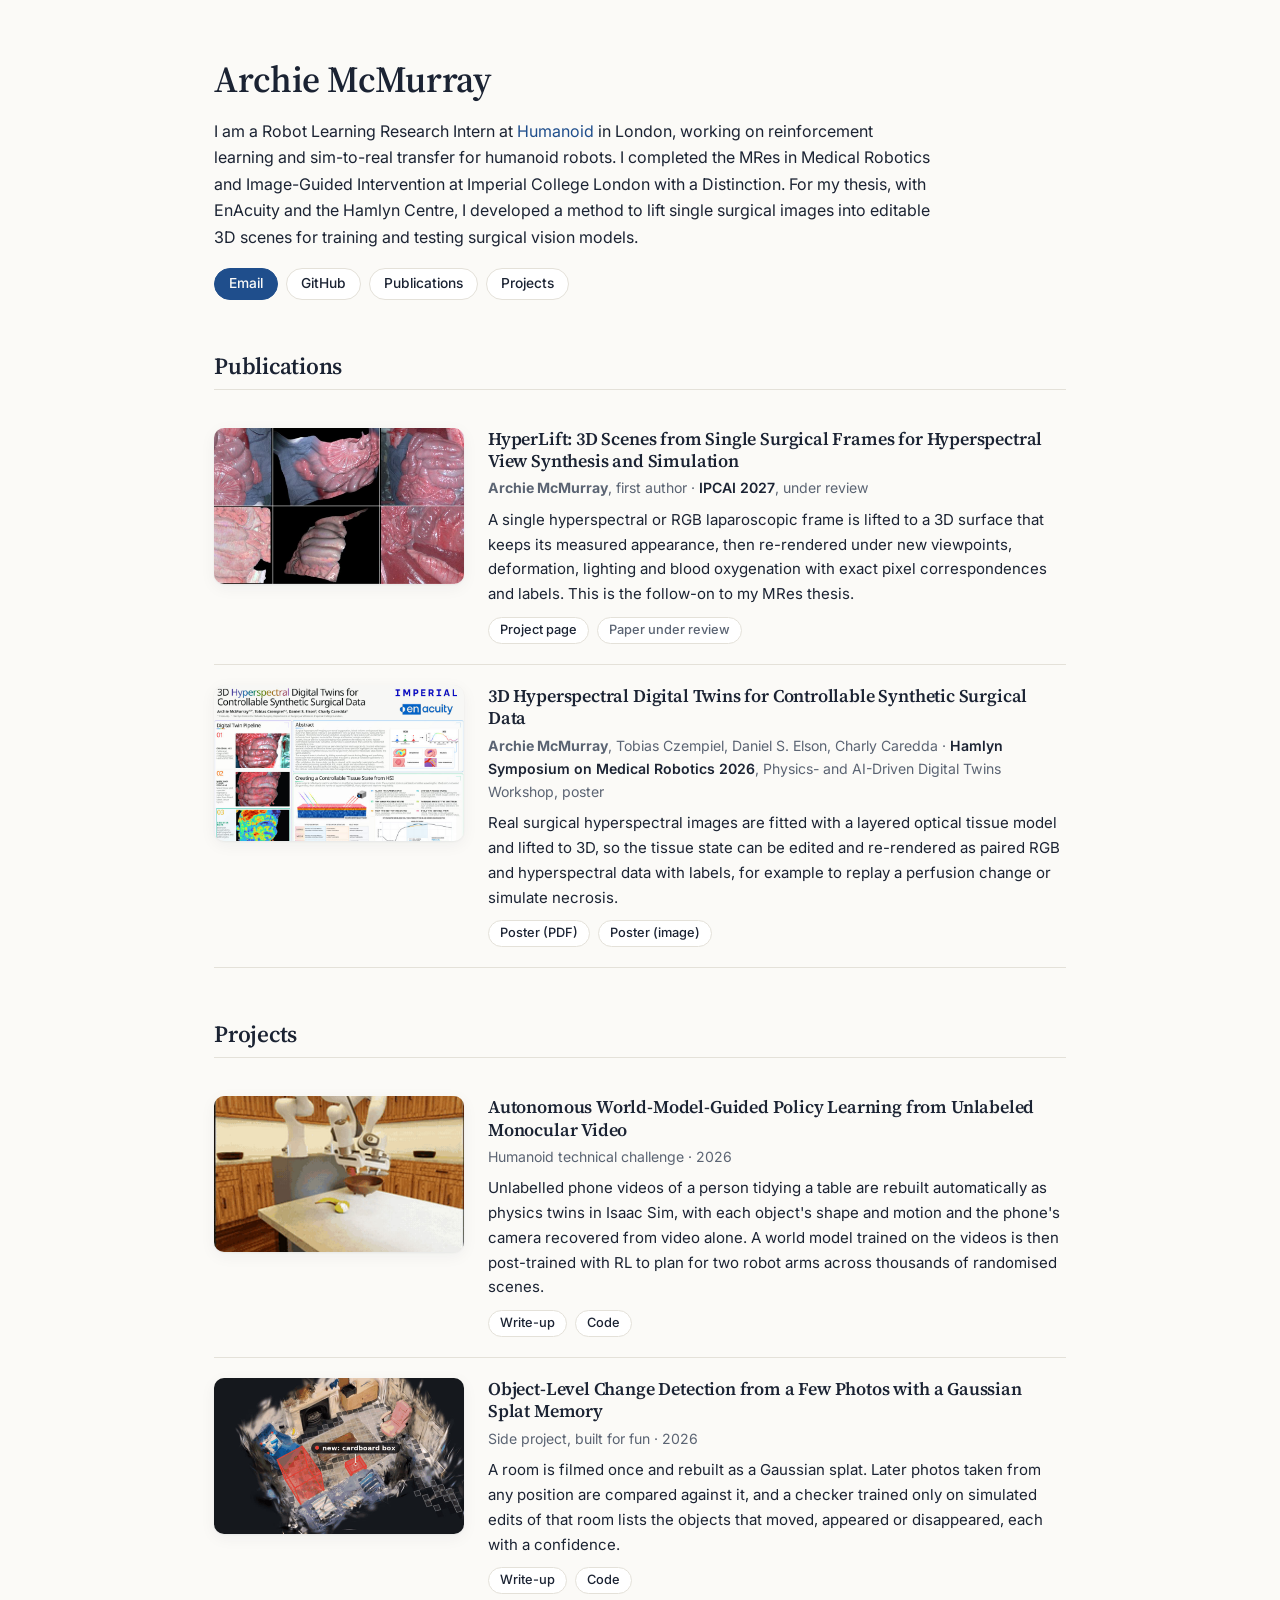
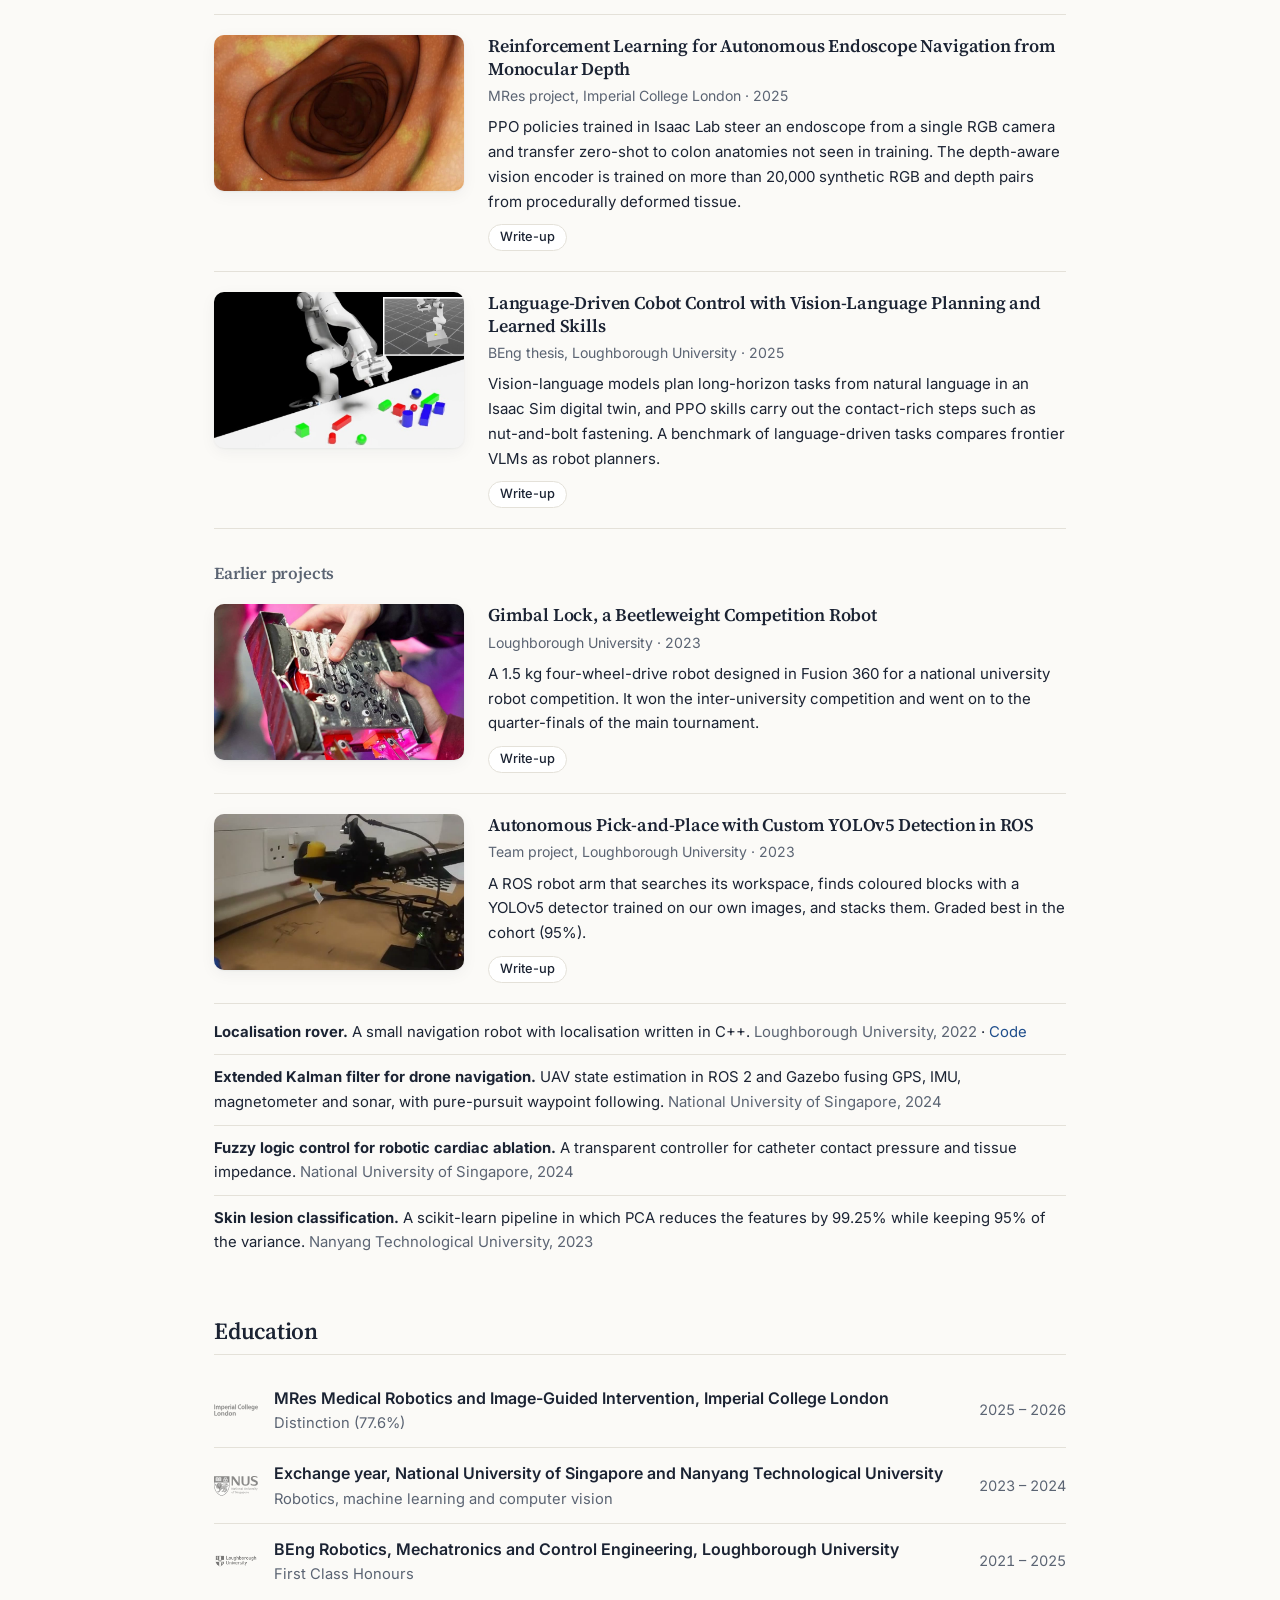
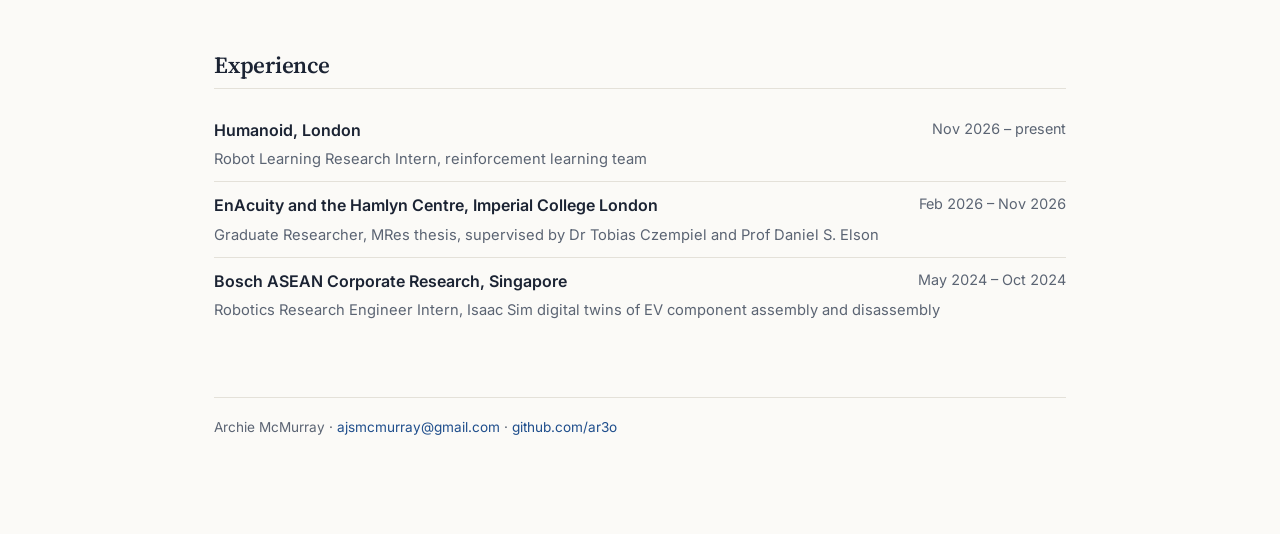
<file: index.html>
<!doctype html>
<html lang="en">
<head>
<meta charset="utf-8">
<meta name="viewport" content="width=device-width,initial-scale=1">
<title>Archie McMurray</title>
<meta name="description" content="Archie McMurray. Robot learning, simulation and 3D vision for surgical and humanoid robots.">
<meta property="og:title" content="Archie McMurray">
<meta property="og:description" content="Robot learning, simulation and 3D vision for surgical and humanoid robots.">
<meta property="og:image" content="https://ar3o.github.io/assets/thumbs/clean-tables.jpg">
<link rel="stylesheet" href="style.css?v=2">
</head>
<body>
<main>

<header class="intro">
  <h1>Archie McMurray</h1>
  <p>I am a Robot Learning Research Intern at <a href="https://thehumanoid.ai">Humanoid</a> in London, working on reinforcement learning and sim-to-real transfer for humanoid robots. I completed the MRes in Medical Robotics and Image-Guided Intervention at Imperial College London with a Distinction. For my thesis, with EnAcuity and the Hamlyn Centre, I developed a method to lift single surgical images into editable 3D scenes for training and testing surgical vision models.</p>
  <div class="buttons">
    <a class="btn primary" href="mailto:ajsmcmurray@gmail.com">Email</a>
    <a class="btn" href="https://github.com/ar3o">GitHub</a>
    <a class="btn" href="#publications">Publications</a>
    <a class="btn" href="#projects">Projects</a>
  </div>
</header>

<h2 id="publications">Publications</h2>
<div class="entry">
  <a class="thumb" href="surgical-worlds/" data-video="assets/previews/surgical-worlds.mp4"><img src="assets/thumbs/surgical-worlds.jpg" alt="Hyperspectral surgical scenes rendered from new viewpoints" loading="lazy"></a>
  <div>
    <h3><a href="surgical-worlds/">HyperLift: 3D Scenes from Single Surgical Frames for Hyperspectral View Synthesis and Simulation</a></h3>
    <p class="meta"><b>Archie McMurray</b>, first author · <span class="venue">IPCAI 2027</span>, under review</p>
    <p>A single hyperspectral or RGB laparoscopic frame is lifted to a 3D surface that keeps its measured appearance, then re-rendered under new viewpoints, deformation, lighting and blood oxygenation with exact pixel correspondences and labels. This is the follow-on to my MRes thesis.</p>
    <div class="buttons"><a class="btn small" href="surgical-worlds/">Project page</a><span class="btn small static">Paper under review</span></div>
  </div>
</div>
<div class="entry">
  <a class="thumb" href="assets/poster/hamlyn2026_poster.jpg"><img src="assets/poster/hamlyn2026_poster_thumb.jpg" alt="Poster: 3D Hyperspectral Digital Twins for Controllable Synthetic Surgical Data" loading="lazy" style="object-position: top"></a>
  <div>
    <h3><a href="assets/poster/hamlyn2026_poster.pdf">3D Hyperspectral Digital Twins for Controllable Synthetic Surgical Data</a></h3>
    <p class="meta"><b>Archie McMurray</b>, Tobias Czempiel, Daniel S. Elson, Charly Caredda · <span class="venue">Hamlyn Symposium on Medical Robotics 2026</span>, Physics- and AI-Driven Digital Twins Workshop, poster</p>
    <p>Real surgical hyperspectral images are fitted with a layered optical tissue model and lifted to 3D, so the tissue state can be edited and re-rendered as paired RGB and hyperspectral data with labels, for example to replay a perfusion change or simulate necrosis.</p>
    <div class="buttons"><a class="btn small" href="assets/poster/hamlyn2026_poster.pdf">Poster (PDF)</a><a class="btn small" href="assets/poster/hamlyn2026_poster.jpg">Poster (image)</a></div>
  </div>
</div>

<h2 id="projects">Projects</h2>

<div class="entry">
  <a class="thumb" href="clean-tables/" data-video="assets/previews/clean-tables.mp4"><img src="assets/thumbs/clean-tables.jpg" alt="Two simulated robot arms tidying fruit into a bowl in a randomised kitchen" loading="lazy"></a>
  <div>
    <h3><a href="clean-tables/">Autonomous World-Model-Guided Policy Learning from Unlabeled Monocular Video</a></h3>
    <p class="meta">Humanoid technical challenge · 2026</p>
    <p>Unlabelled phone videos of a person tidying a table are rebuilt automatically as physics twins in Isaac Sim, with each object's shape and motion and the phone's camera recovered from video alone. A world model trained on the videos is then post-trained with RL to plan for two robot arms across thousands of randomised scenes.</p>
    <div class="buttons"><a class="btn small" href="clean-tables/">Write-up</a><a class="btn small" href="https://github.com/ar3o/can-androids-dream-of-clean-tables">Code</a></div>
  </div>
</div>

<div class="entry">
  <a class="thumb" href="where-did-my-stuff-go/" data-video="assets/previews/where-did-my-stuff-go.mp4"><img src="assets/thumbs/where-did-my-stuff-go.jpg" alt="A 3D Gaussian splat of a living room with a detected new object marked" loading="lazy"></a>
  <div>
    <h3><a href="where-did-my-stuff-go/">Object-Level Change Detection from a Few Photos with a Gaussian Splat Memory</a></h3>
    <p class="meta">Side project, built for fun · 2026</p>
    <p>A room is filmed once and rebuilt as a Gaussian splat. Later photos taken from any position are compared against it, and a checker trained only on simulated edits of that room lists the objects that moved, appeared or disappeared, each with a confidence.</p>
    <div class="buttons"><a class="btn small" href="where-did-my-stuff-go/">Write-up</a><a class="btn small" href="https://github.com/ar3o/where-did-my-stuff-go">Code</a></div>
  </div>
</div>

<div class="entry">
  <a class="thumb" href="endoscopy-navigation/" data-video="assets/previews/endoscopy-navigation.mp4"><img src="assets/thumbs/endoscopy-navigation.jpg" alt="View down a rendered colon from a virtual endoscope" loading="lazy"></a>
  <div>
    <h3><a href="endoscopy-navigation/">Reinforcement Learning for Autonomous Endoscope Navigation from Monocular Depth</a></h3>
    <p class="meta">MRes project, Imperial College London · 2025</p>
    <p>PPO policies trained in Isaac Lab steer an endoscope from a single RGB camera and transfer zero-shot to colon anatomies not seen in training. The depth-aware vision encoder is trained on more than 20,000 synthetic RGB and depth pairs from procedurally deformed tissue.</p>
    <div class="buttons"><a class="btn small" href="endoscopy-navigation/">Write-up</a></div>
  </div>
</div>

<div class="entry">
  <a class="thumb" href="cobot-language/" data-video="assets/previews/cobot-language.mp4"><img src="assets/thumbs/cobot-language.jpg" alt="A simulated Franka arm above a table of coloured shapes" loading="lazy"></a>
  <div>
    <h3><a href="cobot-language/">Language-Driven Cobot Control with Vision-Language Planning and Learned Skills</a></h3>
    <p class="meta">BEng thesis, Loughborough University · 2025</p>
    <p>Vision-language models plan long-horizon tasks from natural language in an Isaac Sim digital twin, and PPO skills carry out the contact-rich steps such as nut-and-bolt fastening. A benchmark of language-driven tasks compares frontier VLMs as robot planners.</p>
    <div class="buttons"><a class="btn small" href="cobot-language/">Write-up</a></div>
  </div>
</div>

<h3 class="minor">Earlier projects</h3>
<div class="entry">
  <a class="thumb" href="gimbal-lock/"><img src="assets/gimbal/thumb.jpg" alt="Gimbal Lock held in two hands after the competition" loading="lazy"></a>
  <div>
    <h3><a href="gimbal-lock/">Gimbal Lock, a Beetleweight Competition Robot</a></h3>
    <p class="meta">Loughborough University · 2023</p>
    <p>A 1.5 kg four-wheel-drive robot designed in Fusion 360 for a national university robot competition. It won the inter-university competition and went on to the quarter-finals of the main tournament.</p>
    <div class="buttons"><a class="btn small" href="gimbal-lock/">Write-up</a></div>
  </div>
</div>
<div class="entry">
  <a class="thumb" href="pick-and-place/" data-video="assets/previews/pick-and-place.mp4"><img src="assets/pnp/thumb.jpg" alt="The real robot arm holding a yellow block next to blue and red blocks" loading="lazy"></a>
  <div>
    <h3><a href="pick-and-place/">Autonomous Pick-and-Place with Custom YOLOv5 Detection in ROS</a></h3>
    <p class="meta">Team project, Loughborough University · 2023</p>
    <p>A ROS robot arm that searches its workspace, finds coloured blocks with a YOLOv5 detector trained on our own images, and stacks them. Graded best in the cohort (95%).</p>
    <div class="buttons"><a class="btn small" href="pick-and-place/">Write-up</a></div>
  </div>
</div>
<ul class="minorlist">
  <li><b>Localisation rover.</b> A small navigation robot with localisation written in C++. <span class="muted">Loughborough University, 2022</span> · <a href="https://github.com/ar3o/Bessie-Localisation-Rover-">Code</a></li>
  <li><b>Extended Kalman filter for drone navigation.</b> UAV state estimation in ROS 2 and Gazebo fusing GPS, IMU, magnetometer and sonar, with pure-pursuit waypoint following. <span class="muted">National University of Singapore, 2024</span></li>
  <li><b>Fuzzy logic control for robotic cardiac ablation.</b> A transparent controller for catheter contact pressure and tissue impedance. <span class="muted">National University of Singapore, 2024</span></li>
  <li><b>Skin lesion classification.</b> A scikit-learn pipeline in which PCA reduces the features by 99.25% while keeping 95% of the variance. <span class="muted">Nanyang Technological University, 2023</span></li>
</ul>

<h2>Education</h2>
<ul class="edu">
  <li><img src="assets/logos/imperial.svg" alt=""><div><span class="where">MRes Medical Robotics and Image-Guided Intervention, Imperial College London</span><span class="what">Distinction (77.6%)</span></div><span class="when">2025 – 2026</span></li>
  <li><img src="assets/logos/nus.svg" alt=""><div><span class="where">Exchange year, National University of Singapore and Nanyang Technological University</span><span class="what">Robotics, machine learning and computer vision</span></div><span class="when">2023 – 2024</span></li>
  <li><img src="assets/logos/loughborough.png" alt=""><div><span class="where">BEng Robotics, Mechatronics and Control Engineering, Loughborough University</span><span class="what">First Class Honours</span></div><span class="when">2021 – 2025</span></li>
</ul>

<h2>Experience</h2>
<ul class="exp">
  <li><span class="where">Humanoid, London</span><span class="when">Nov 2026 – present</span><span class="what">Robot Learning Research Intern, reinforcement learning team</span></li>
  <li><span class="where">EnAcuity and the Hamlyn Centre, Imperial College London</span><span class="when">Feb 2026 – Nov 2026</span><span class="what">Graduate Researcher, MRes thesis, supervised by Dr Tobias Czempiel and Prof Daniel S. Elson</span></li>
  <li><span class="where">Bosch ASEAN Corporate Research, Singapore</span><span class="when">May 2024 – Oct 2024</span><span class="what">Robotics Research Engineer Intern, Isaac Sim digital twins of EV component assembly and disassembly</span></li>
</ul>

<footer>Archie McMurray · <a href="mailto:ajsmcmurray@gmail.com">ajsmcmurray@gmail.com</a> · <a href="https://github.com/ar3o">github.com/ar3o</a></footer>

</main>
<script>
document.querySelectorAll('.thumb[data-video]').forEach(function (t) {
  var v;
  t.addEventListener('mouseenter', function () {
    if (!v) {
      v = document.createElement('video');
      v.src = t.dataset.video; v.muted = true; v.loop = true; v.playsInline = true; v.preload = 'auto';
      t.appendChild(v);
    }
    v.play().then(function () { t.classList.add('playing'); }).catch(function () {});
  });
  t.addEventListener('mouseleave', function () { if (v) { v.pause(); t.classList.remove('playing'); } });
});
</script>
</body>
</html>
</file>
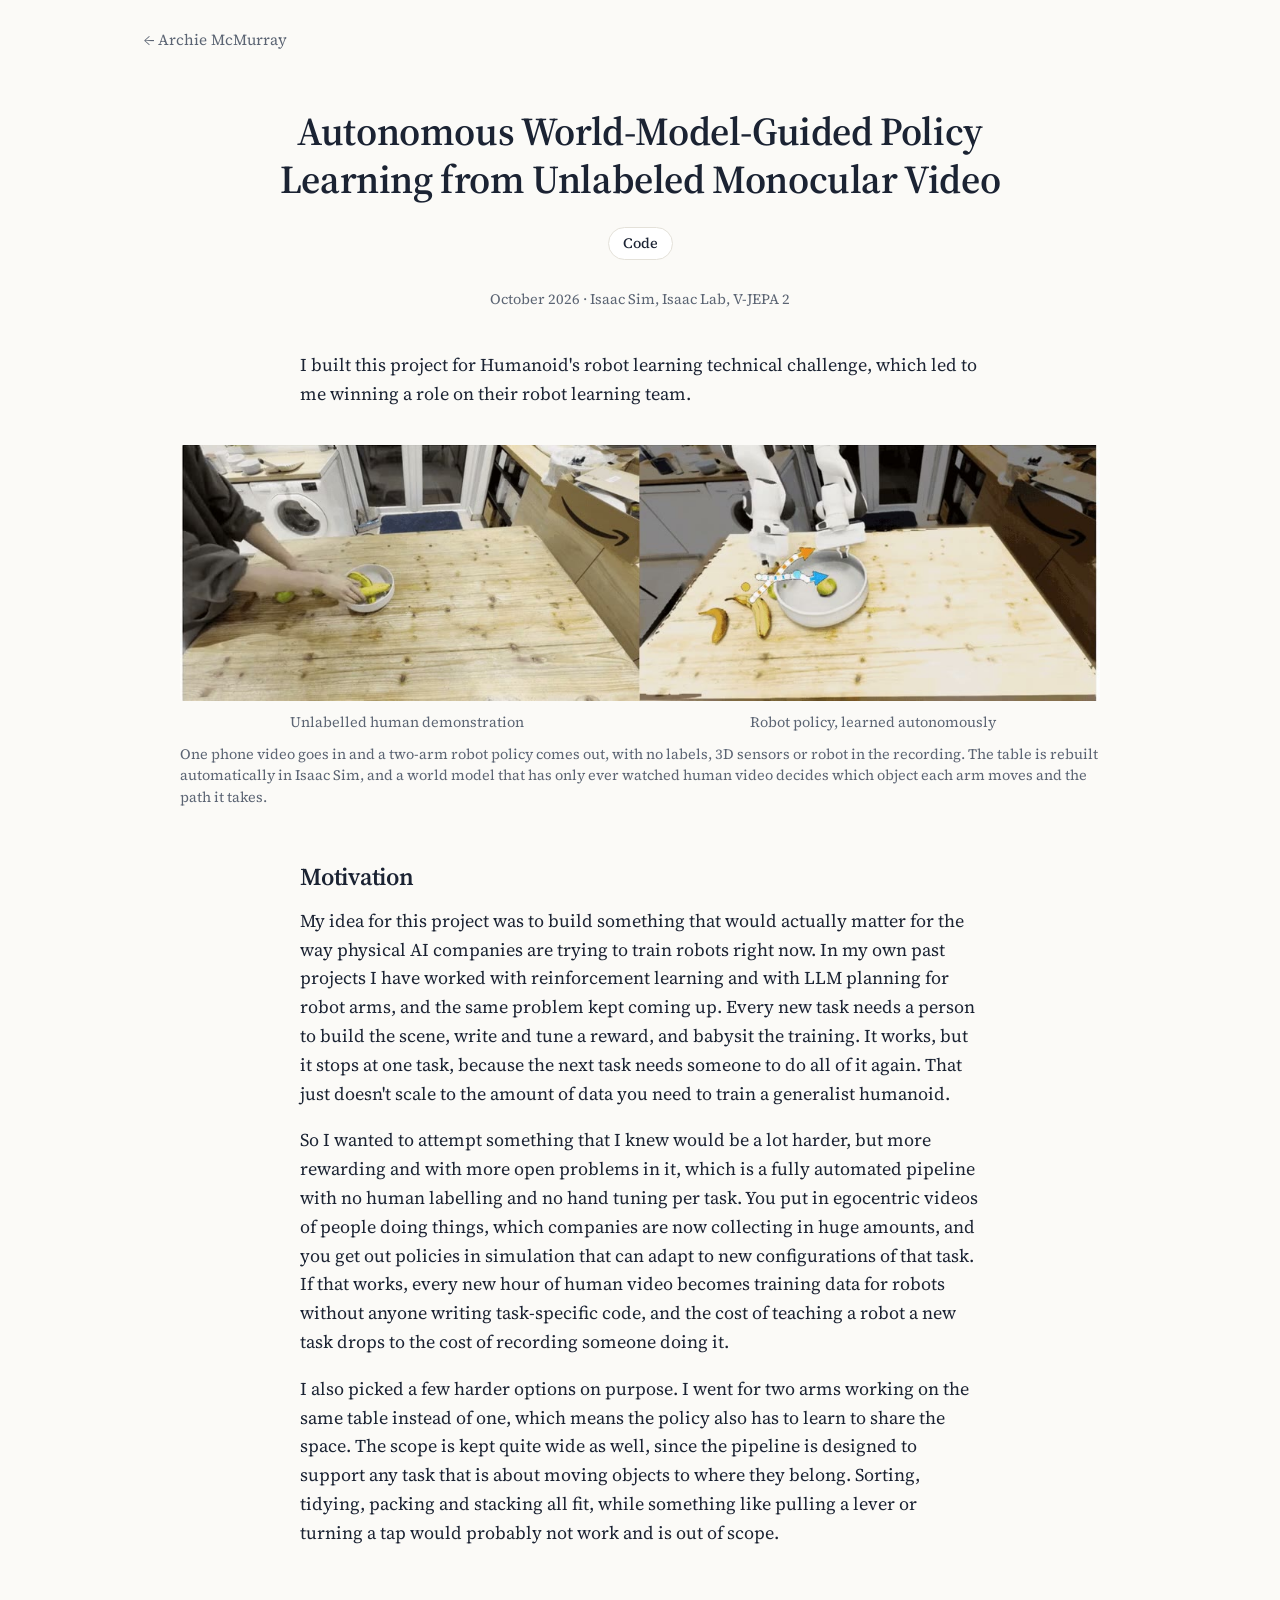
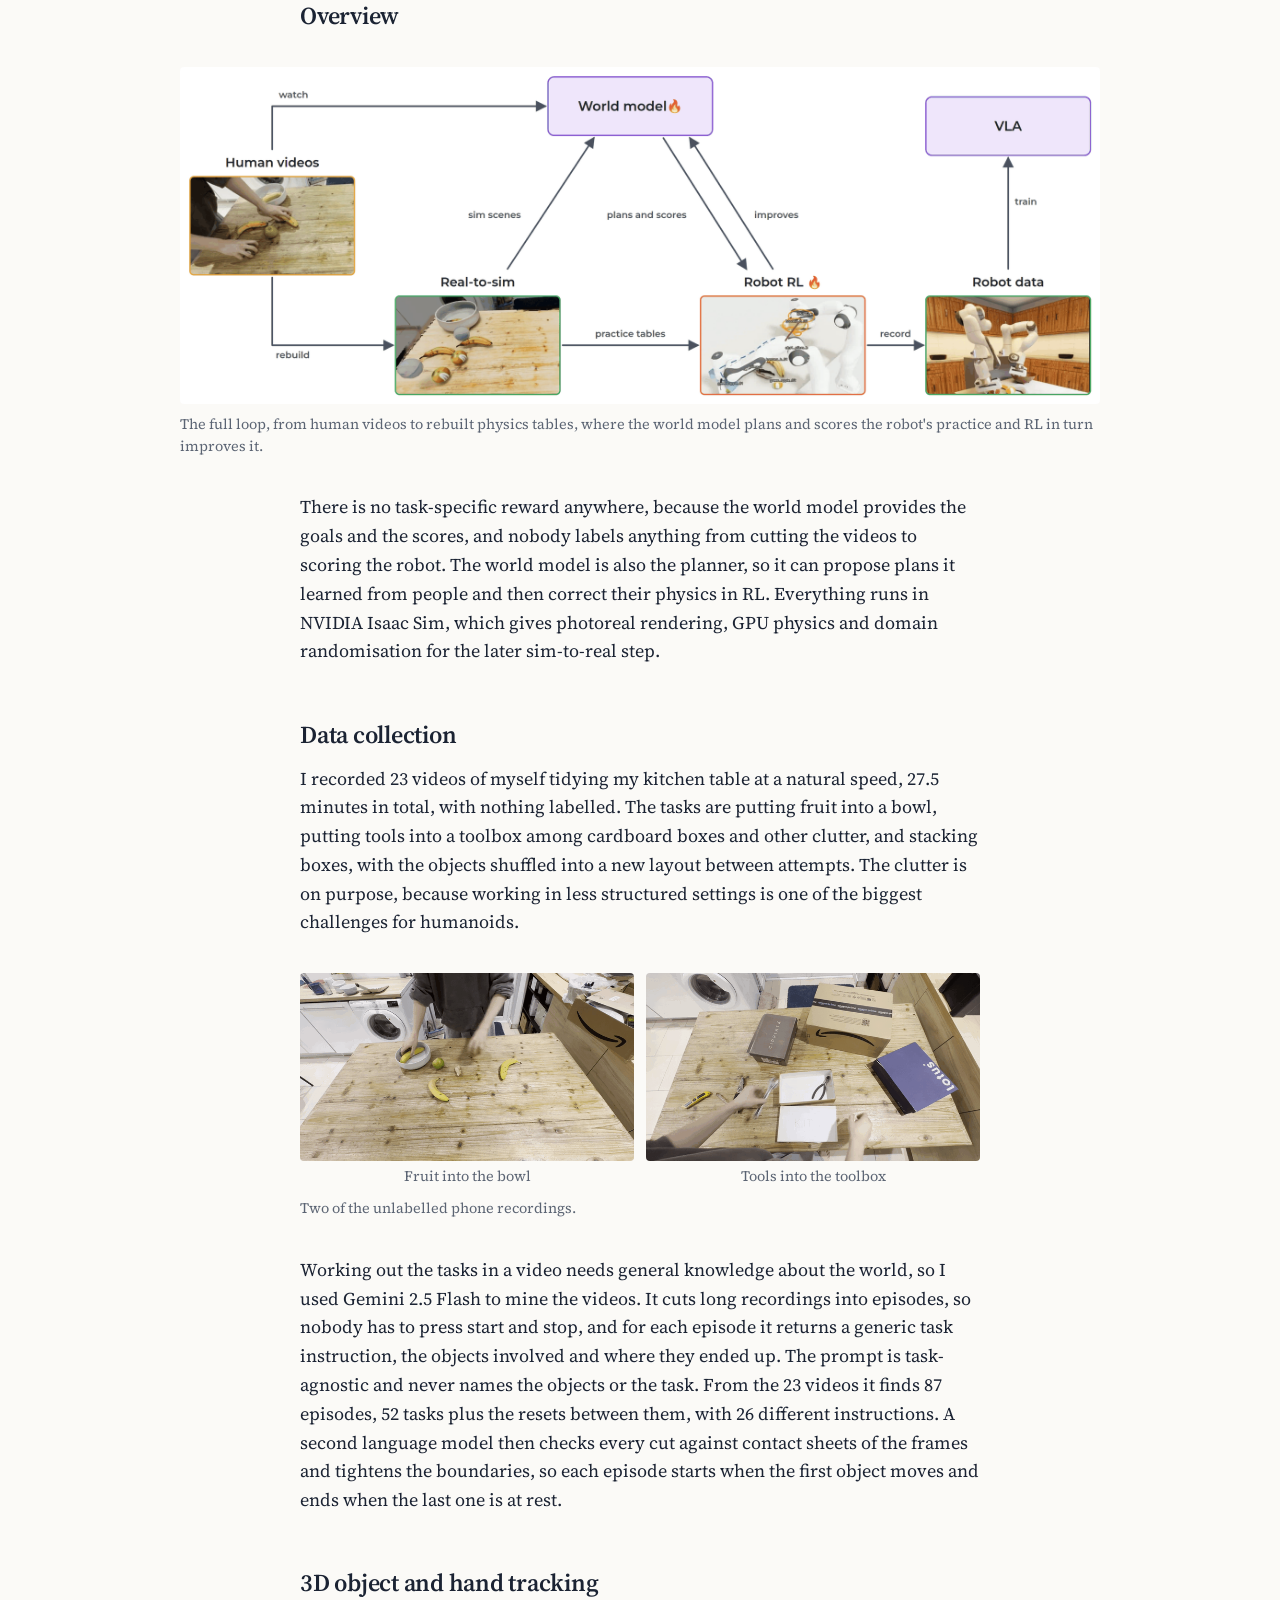
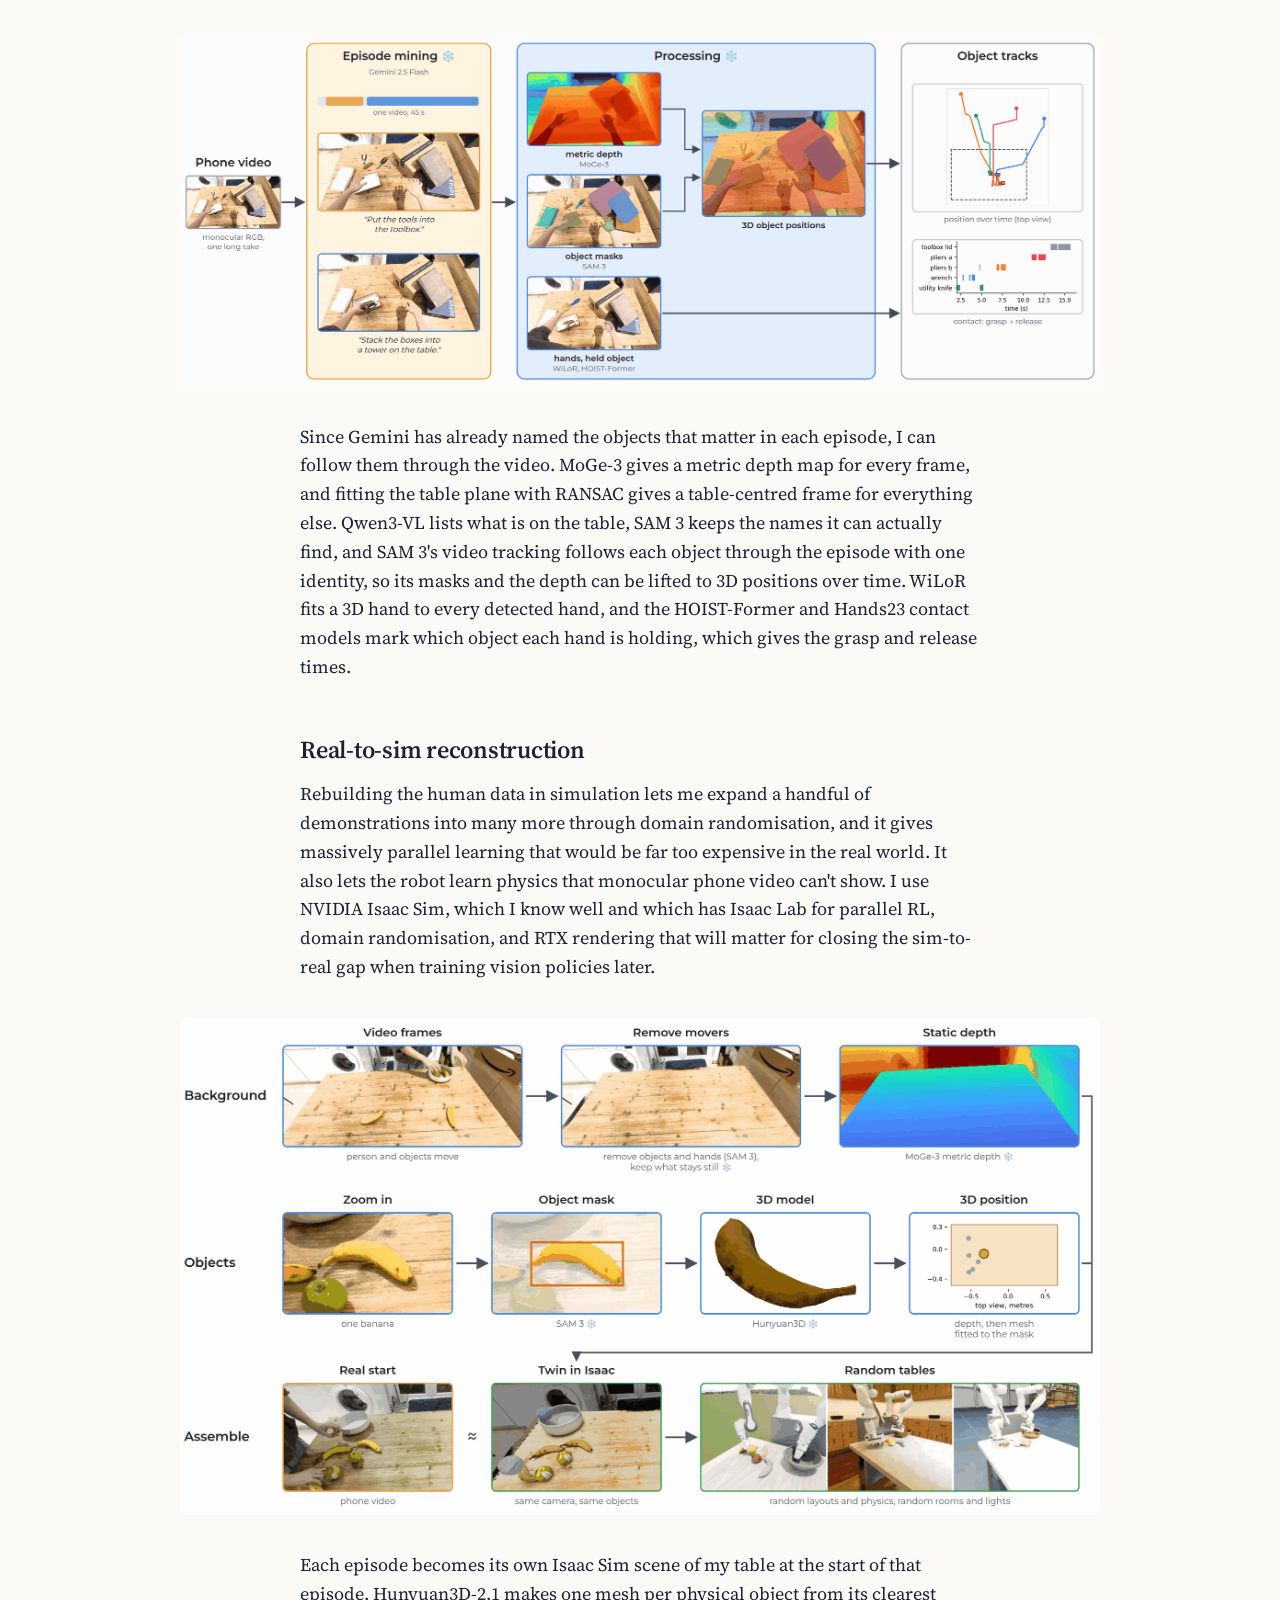
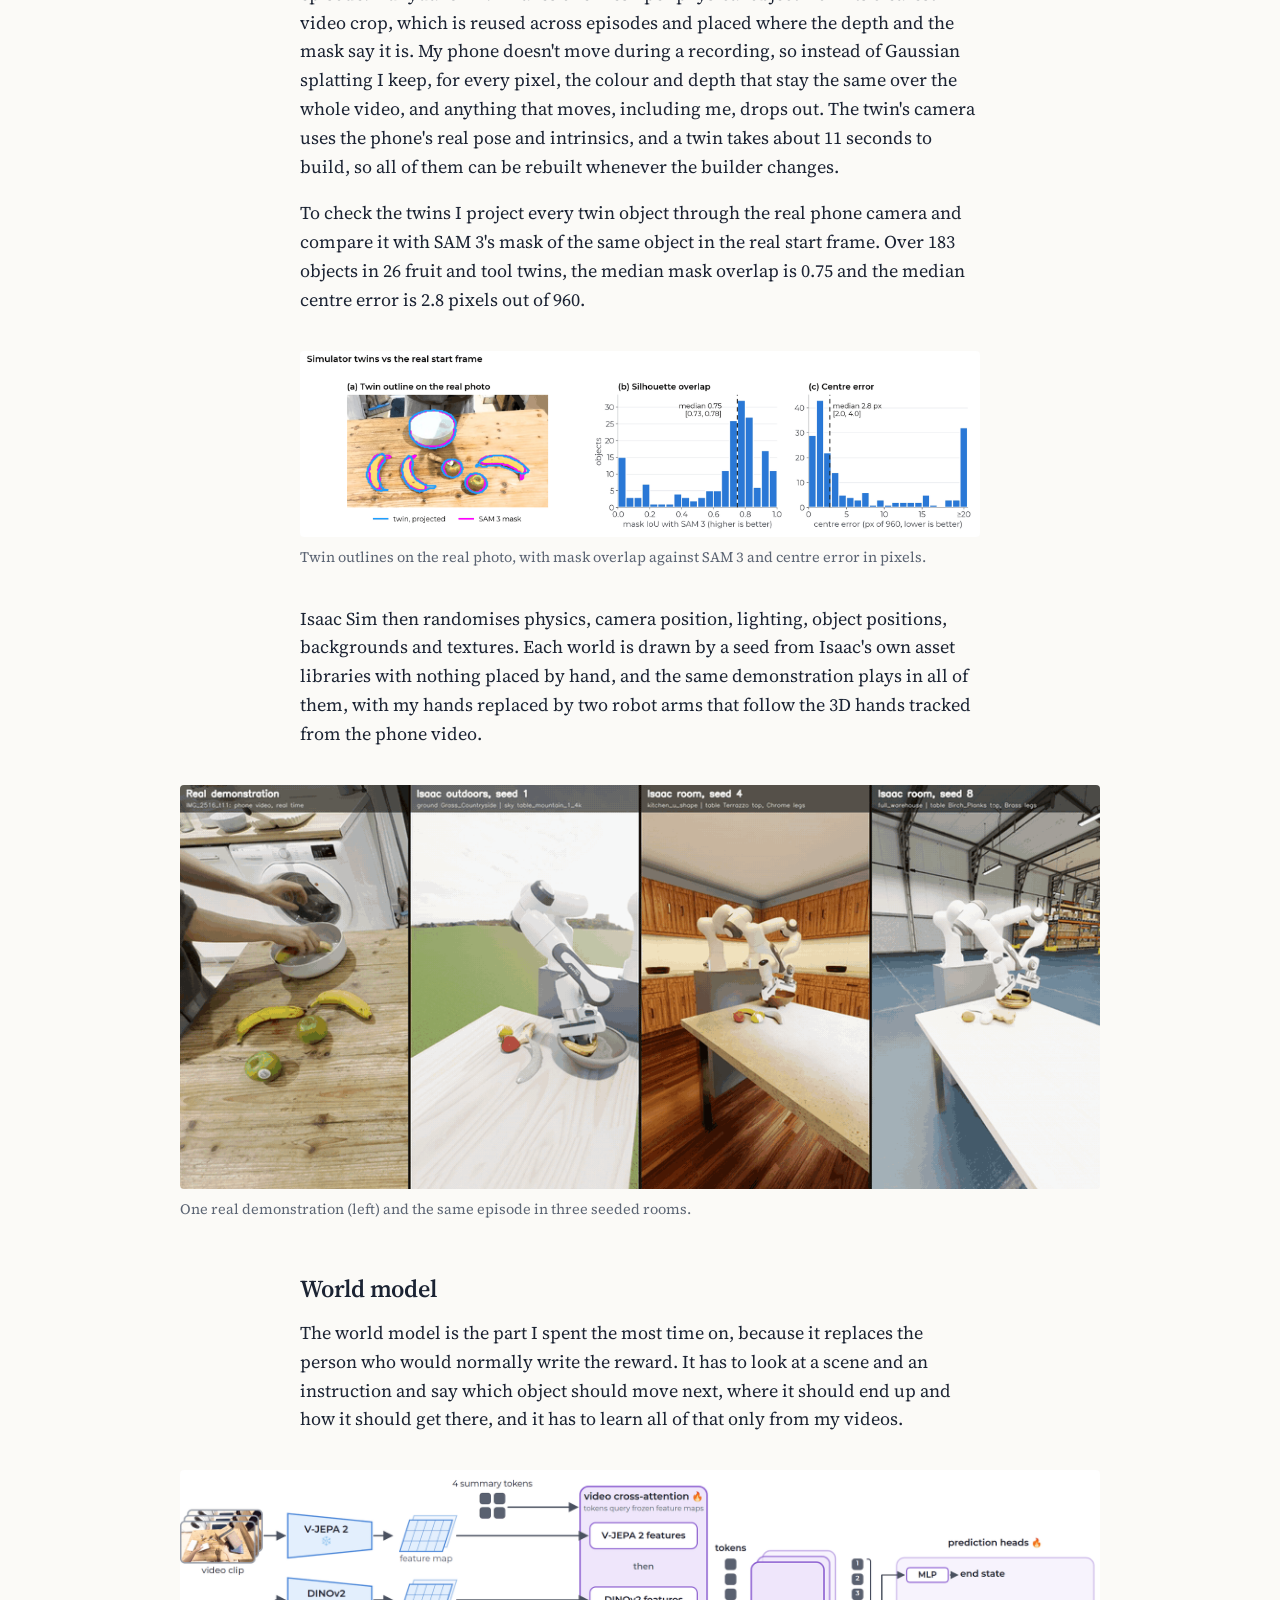
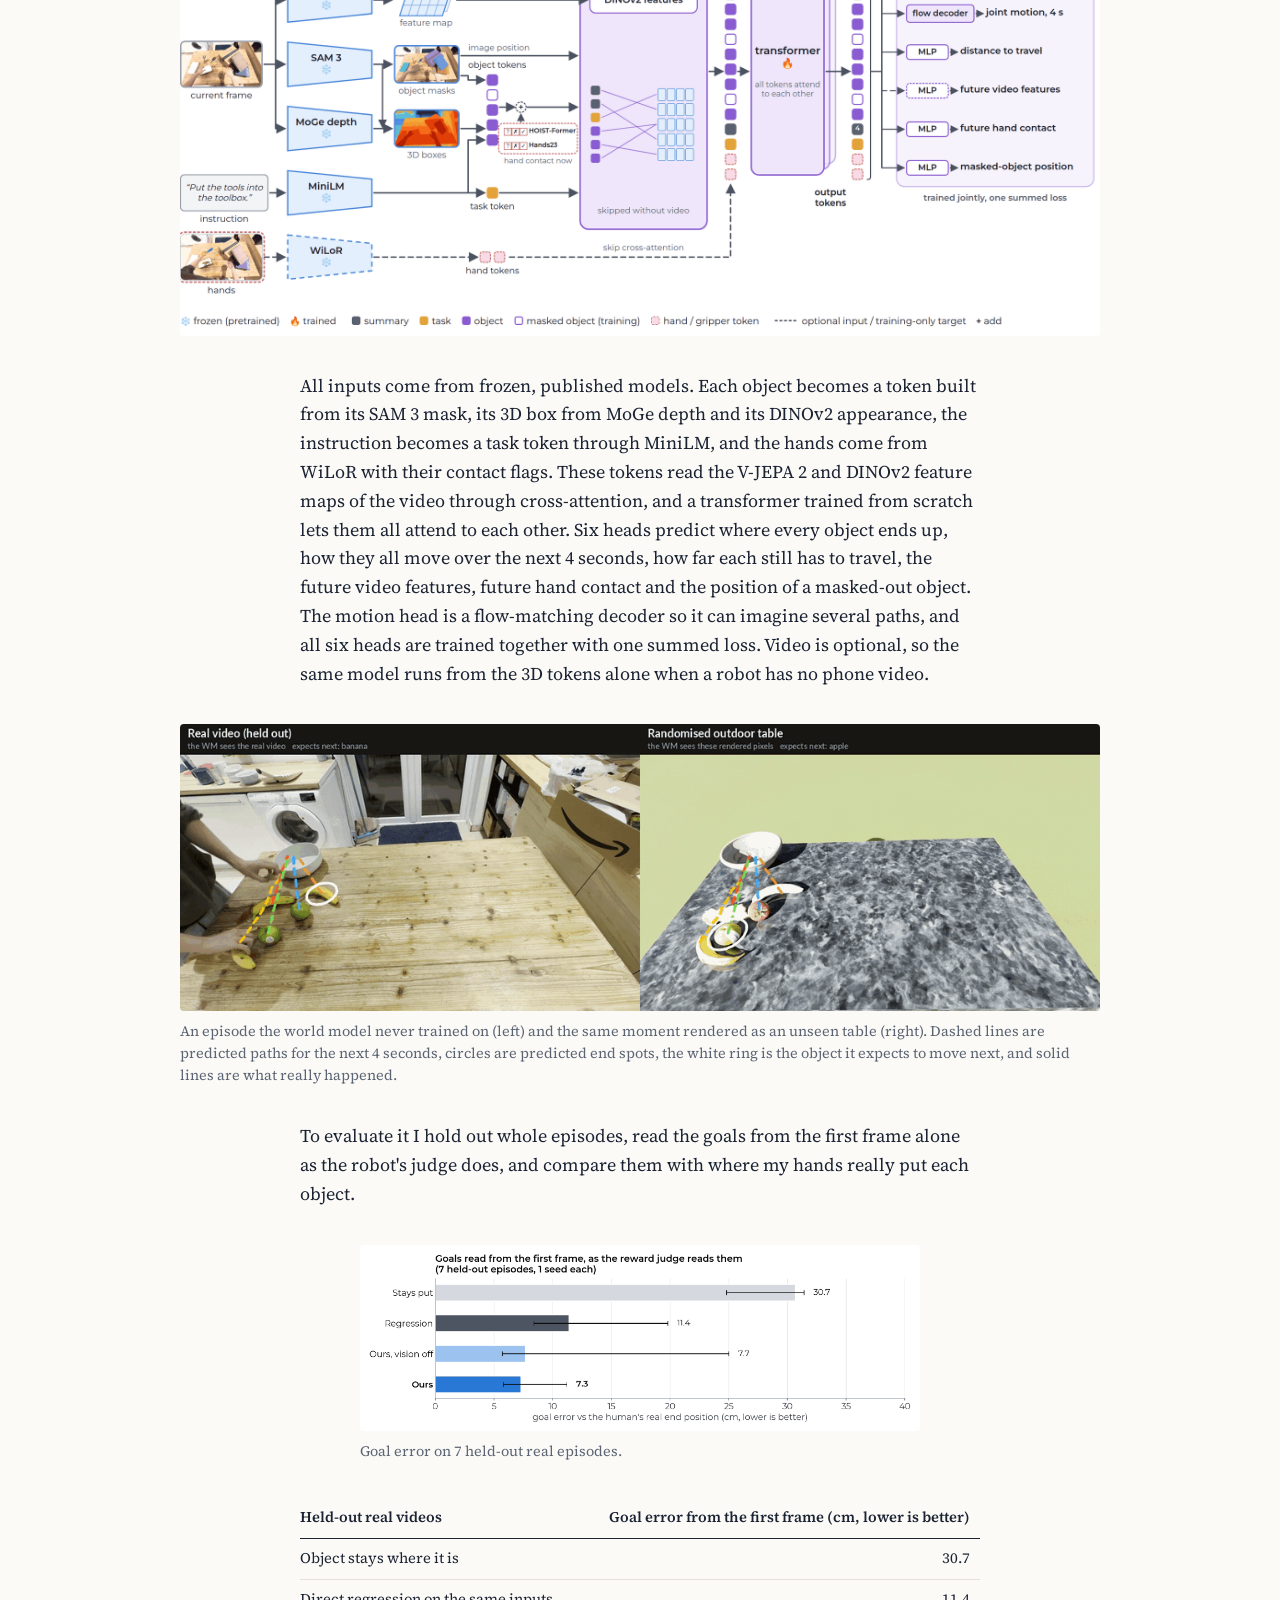
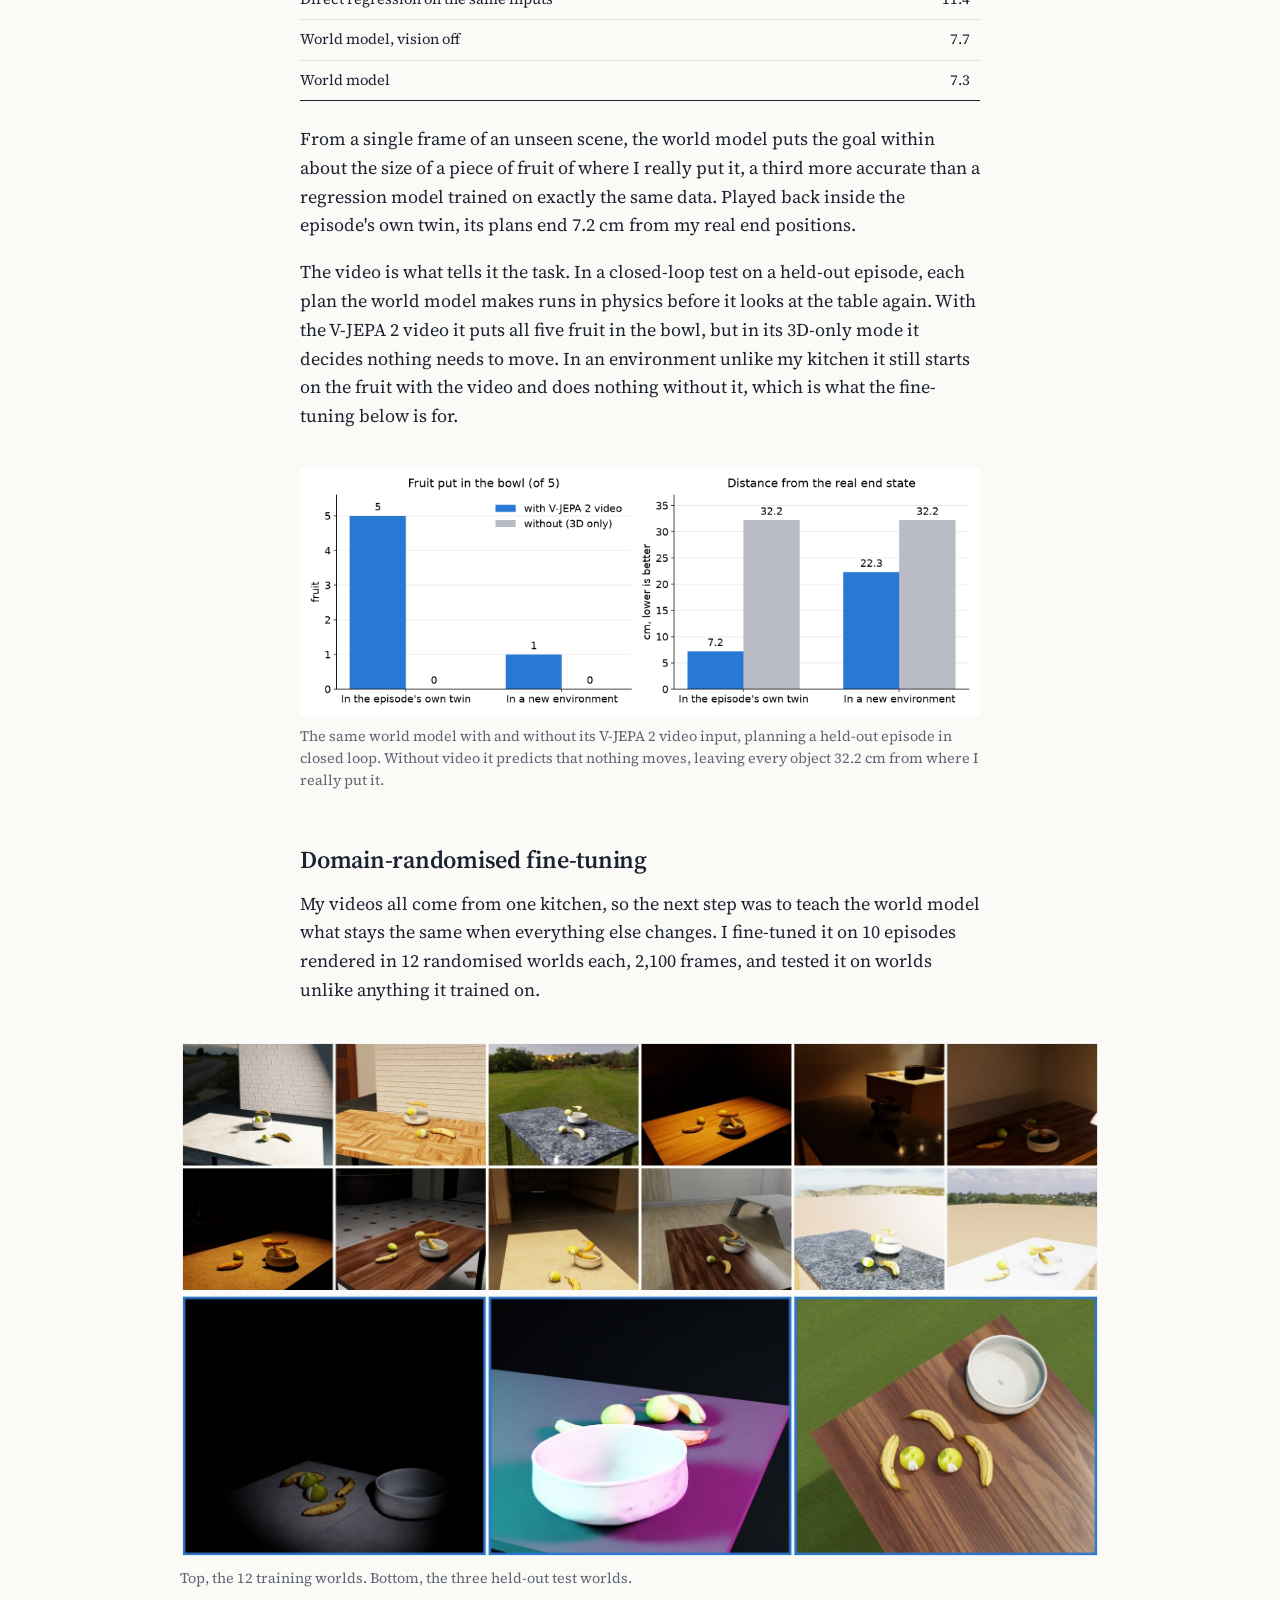
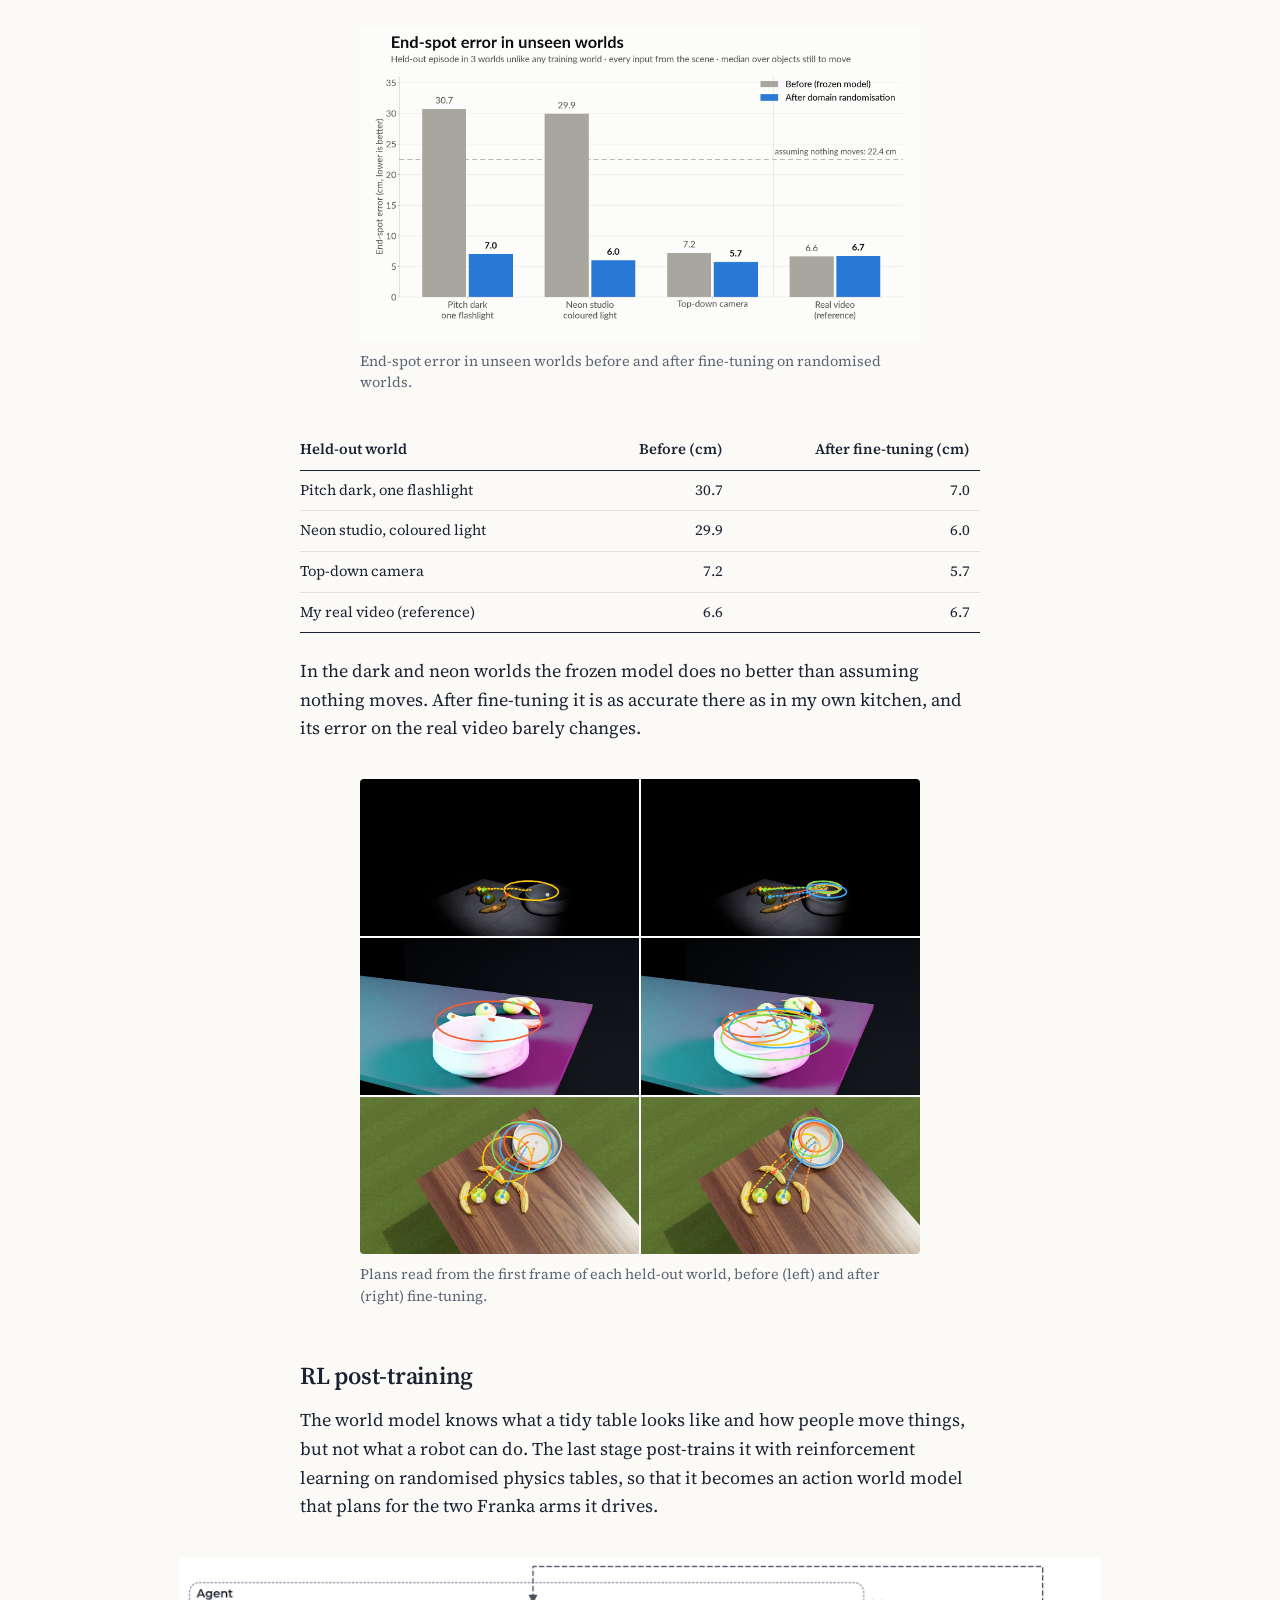
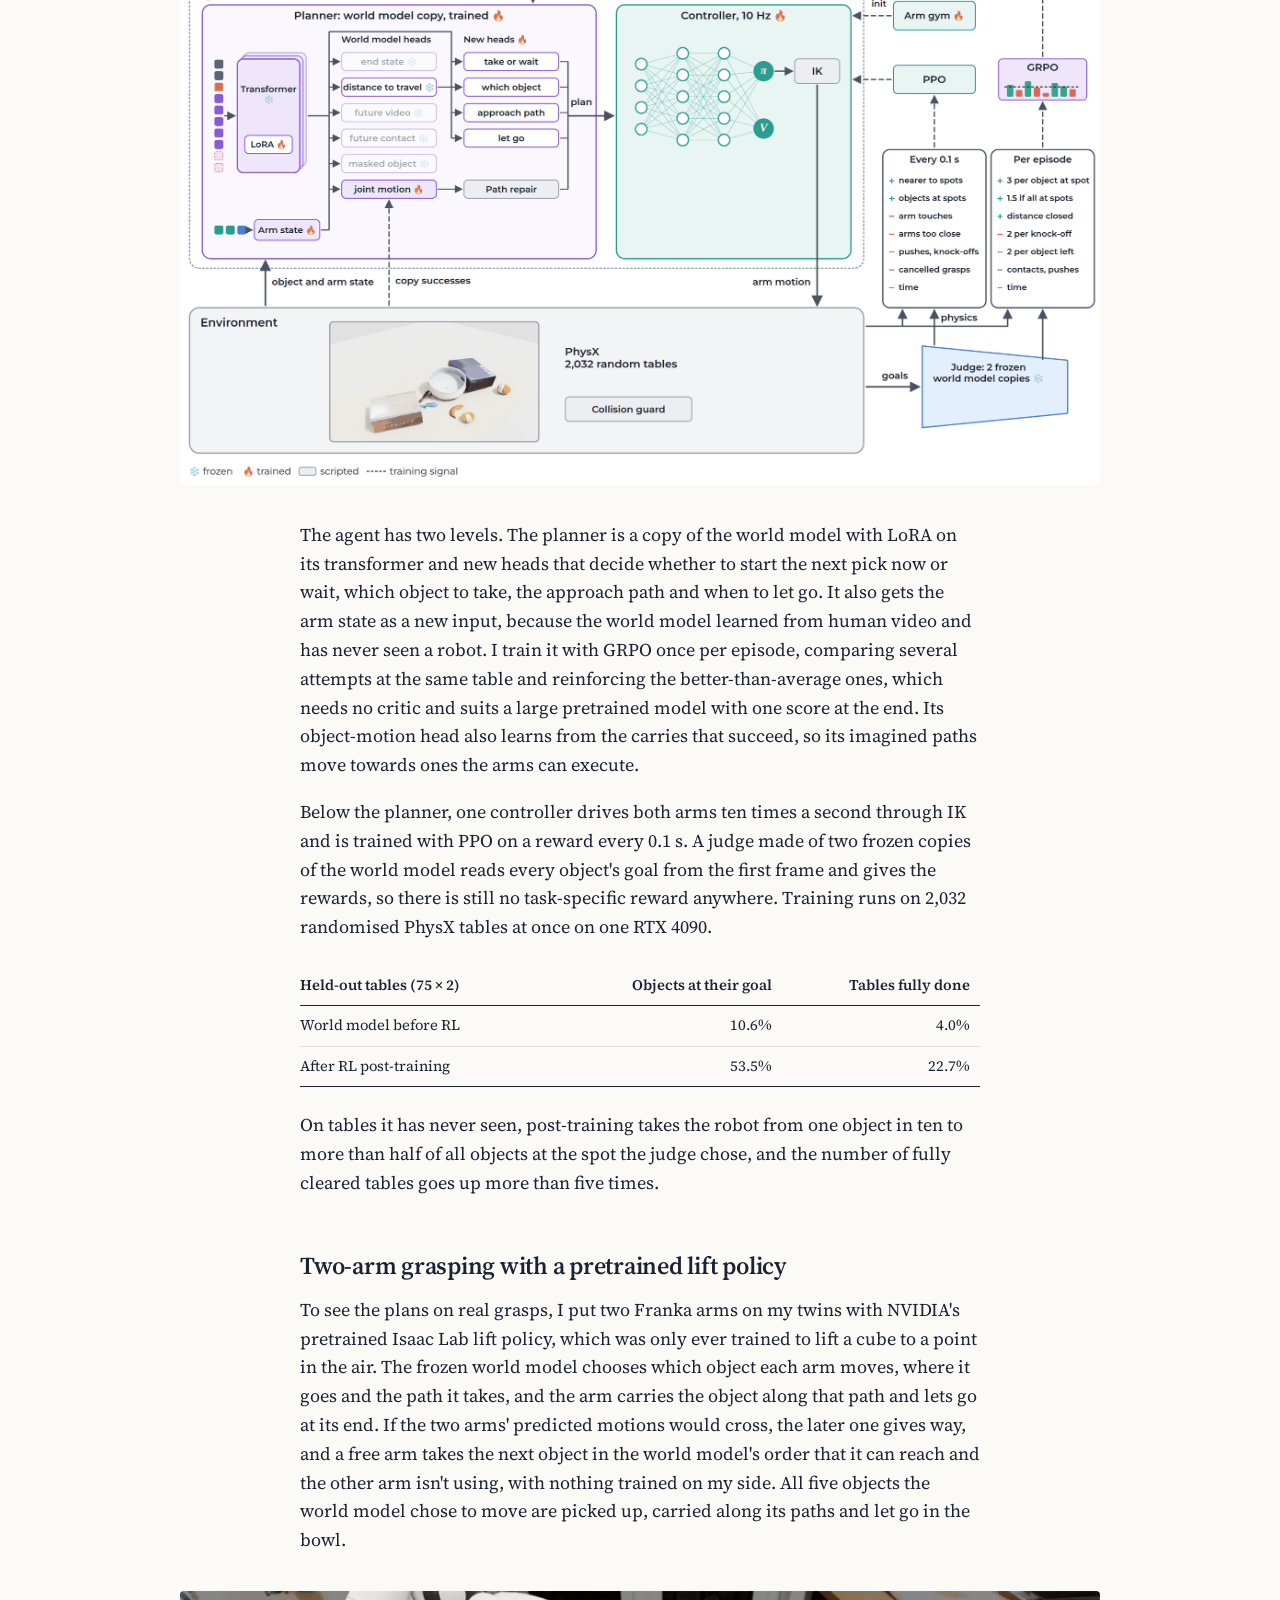
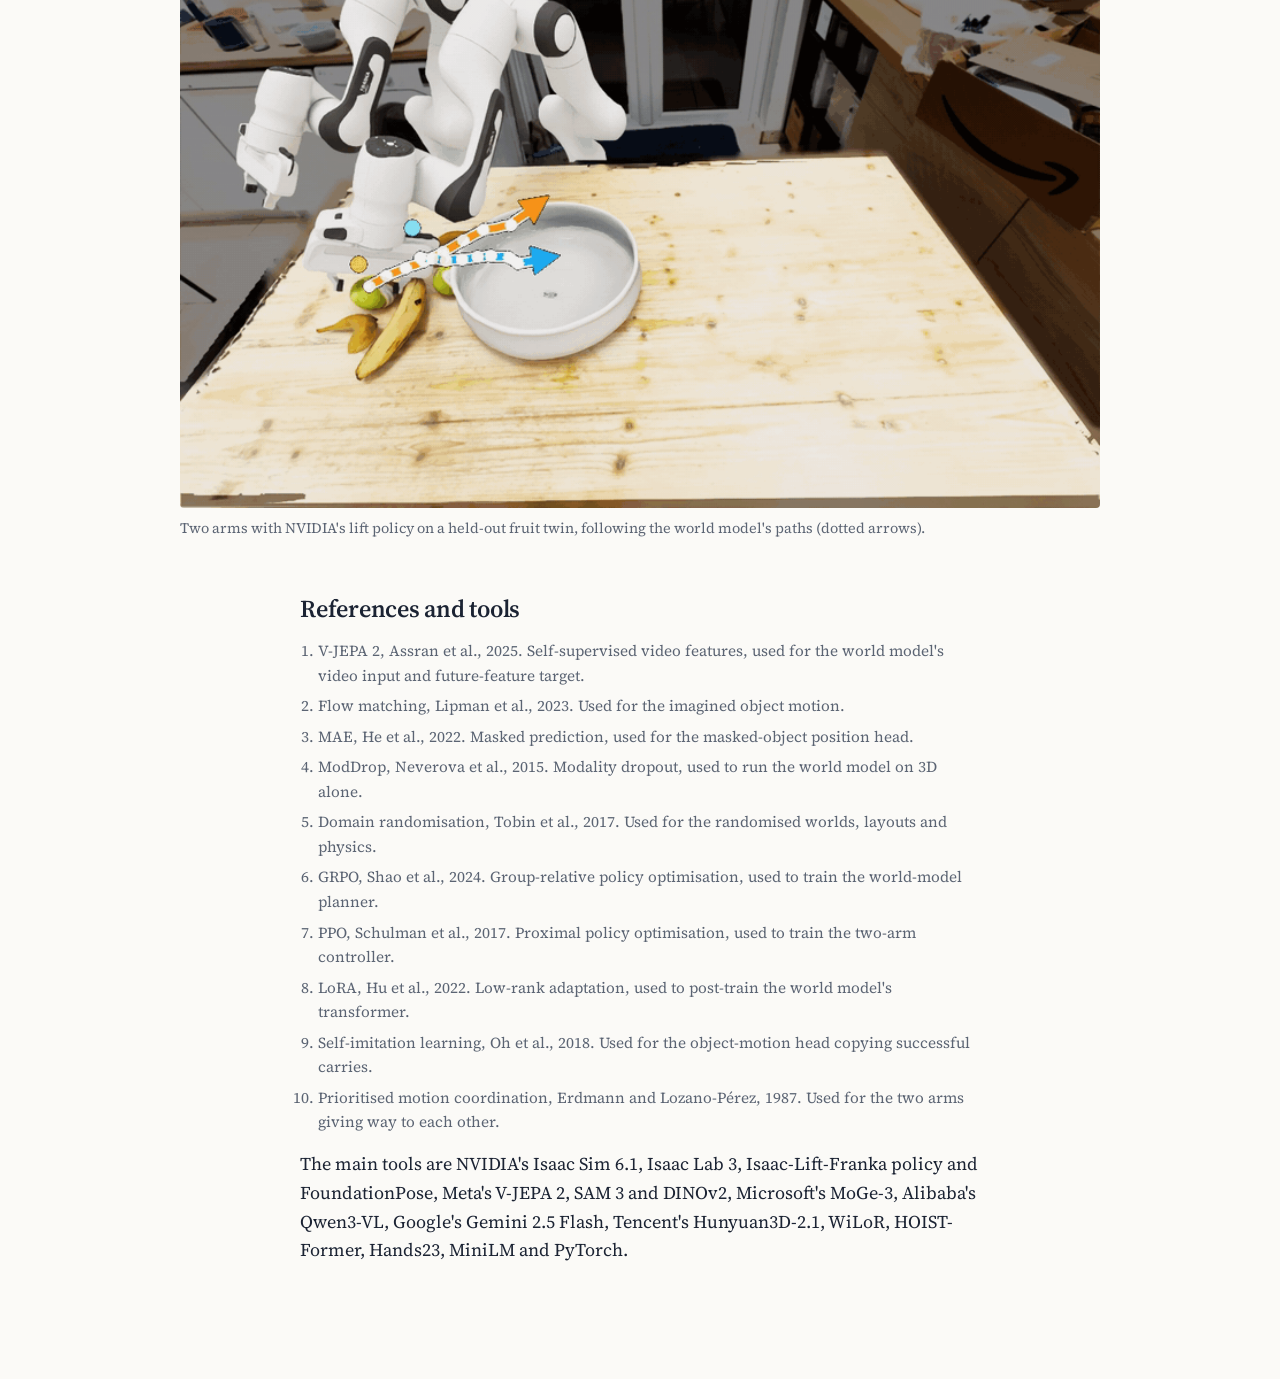
<file: clean-tables/index.html>
<!doctype html>
<html lang="en">
<head>
<meta charset="utf-8">
<meta name="viewport" content="width=device-width,initial-scale=1">
<title>Autonomous World-Model-Guided Policy Learning from Unlabeled Monocular Video</title>
<meta name="description" content="An automated pipeline that turns unlabelled phone videos of a person tidying a table into two-arm robot policies trained in Isaac Sim, with a world model that sets the goals and scores.">
<link rel="stylesheet" href="../style.css?v=2">
</head>
<body class="post">
<main>
<div class="back"><a href="../">← Archie McMurray</a></div>

<header>
  <h1>Autonomous World-Model-Guided Policy Learning from Unlabeled Monocular Video</h1>
  <div class="buttons"><a class="btn" href="https://github.com/ar3o/can-androids-dream-of-clean-tables">Code</a></div>
</header>
<p class="facts-line">October 2026 · Isaac Sim, Isaac Lab, V-JEPA 2</p>

<div class="prose">

<p class="lead">I built this project for Humanoid's robot learning technical challenge, which led to me winning a role on their robot learning team.</p>

<figure class="wide">
  <video src="assets/media/hero.mp4" poster="assets/media/hero_poster.jpg" autoplay loop muted playsinline aria-label="A phone video of a person putting fruit into a bowl, and the same table rebuilt in Isaac Sim where two robot arms do the task"></video>
  <div class="pair labels"><div class="sub">Unlabelled human demonstration</div><div class="sub">Robot policy, learned autonomously</div></div>
  <figcaption>One phone video goes in and a two-arm robot policy comes out, with no labels, 3D sensors or robot in the recording. The table is rebuilt automatically in Isaac Sim, and a world model that has only ever watched human video decides which object each arm moves and the path it takes.</figcaption>
</figure>

<h2>Motivation</h2>
<p>My idea for this project was to build something that would actually matter for the way physical AI companies are trying to train robots right now. In my own past projects I have worked with reinforcement learning and with LLM planning for robot arms, and the same problem kept coming up. Every new task needs a person to build the scene, write and tune a reward, and babysit the training. It works, but it stops at one task, because the next task needs someone to do all of it again. That just doesn't scale to the amount of data you need to train a generalist humanoid.</p>
<p>So I wanted to attempt something that I knew would be a lot harder, but more rewarding and with more open problems in it, which is a fully automated pipeline with no human labelling and no hand tuning per task. You put in egocentric videos of people doing things, which companies are now collecting in huge amounts, and you get out policies in simulation that can adapt to new configurations of that task. If that works, every new hour of human video becomes training data for robots without anyone writing task-specific code, and the cost of teaching a robot a new task drops to the cost of recording someone doing it.</p>
<p>I also picked a few harder options on purpose. I went for two arms working on the same table instead of one, which means the policy also has to learn to share the space. The scope is kept quite wide as well, since the pipeline is designed to support any task that is about moving objects to where they belong. Sorting, tidying, packing and stacking all fit, while something like pulling a lever or turning a tap would probably not work and is out of scope.</p>

<h2>Overview</h2>
<figure class="wide">
  <img src="assets/figures/overview.png" alt="Overview: the world model watches human videos; the videos are rebuilt as simulation scenes; the world model plans and scores robot practice on those tables, and robot RL improves the world model; the trained robot records data for a VLA.">
  <figcaption>The full loop, from human videos to rebuilt physics tables, where the world model plans and scores the robot's practice and RL in turn improves it.</figcaption>
</figure>
<p>There is no task-specific reward anywhere, because the world model provides the goals and the scores, and nobody labels anything from cutting the videos to scoring the robot. The world model is also the planner, so it can propose plans it learned from people and then correct their physics in RL. Everything runs in NVIDIA Isaac Sim, which gives photoreal rendering, GPU physics and domain randomisation for the later sim-to-real step.</p>

<h2>Data collection</h2>
<p>I recorded 23 videos of myself tidying my kitchen table at a natural speed, 27.5 minutes in total, with nothing labelled. The tasks are putting fruit into a bowl, putting tools into a toolbox among cardboard boxes and other clutter, and stacking boxes, with the objects shuffled into a new layout between attempts. The clutter is on purpose, because working in less structured settings is one of the biggest challenges for humanoids.</p>

<figure>
  <div class="pair">
    <div><img src="assets/media/human_fruit.gif" alt="Phone video: a person putting bananas and apples into a bowl."><div class="sub">Fruit into the bowl</div></div>
    <div><img src="assets/media/human_tools.gif" alt="Phone video: a person putting tools into a toolbox next to cardboard boxes."><div class="sub">Tools into the toolbox</div></div>
  </div>
  <figcaption>Two of the unlabelled phone recordings.</figcaption>
</figure>

<p>Working out the tasks in a video needs general knowledge about the world, so I used Gemini 2.5 Flash to mine the videos. It cuts long recordings into episodes, so nobody has to press start and stop, and for each episode it returns a generic task instruction, the objects involved and where they ended up. The prompt is task-agnostic and never names the objects or the task. From the 23 videos it finds 87 episodes, 52 tasks plus the resets between them, with 26 different instructions. A second language model then checks every cut against contact sheets of the frames and tightens the boundaries, so each episode starts when the first object moves and ends when the last one is at rest.</p>

<h2>3D object and hand tracking</h2>
<figure class="wide">
  <img src="assets/figures/episodes_perception.png" alt="Phone video into episode mining with Gemini 2.5 Flash, then processing with MoGe-3 metric depth, SAM 3 object masks and WiLoR hands with HOIST-Former contact, giving 3D object positions and object tracks over time with grasp and release.">
</figure>
<p>Since Gemini has already named the objects that matter in each episode, I can follow them through the video. MoGe-3 gives a metric depth map for every frame, and fitting the table plane with RANSAC gives a table-centred frame for everything else. Qwen3-VL lists what is on the table, SAM 3 keeps the names it can actually find, and SAM 3's video tracking follows each object through the episode with one identity, so its masks and the depth can be lifted to 3D positions over time. WiLoR fits a 3D hand to every detected hand, and the HOIST-Former and Hands23 contact models mark which object each hand is holding, which gives the grasp and release times.</p>

<h2>Real-to-sim reconstruction</h2>
<p>Rebuilding the human data in simulation lets me expand a handful of demonstrations into many more through domain randomisation, and it gives massively parallel learning that would be far too expensive in the real world. It also lets the robot learn physics that monocular phone video can't show. I use NVIDIA Isaac Sim, which I know well and which has Isaac Lab for parallel RL, domain randomisation, and RTX rendering that will matter for closing the sim-to-real gap when training vision policies later.</p>

<figure class="wide">
  <img src="assets/figures/real2sim.png" alt="Real-to-sim: a static background with the person removed and MoGe-3 static depth; each object zoomed, masked by SAM 3, rebuilt by Hunyuan3D and placed in 3D; assembled into a twin from the same camera, then random tables.">
</figure>

<p>Each episode becomes its own Isaac Sim scene of my table at the start of that episode. Hunyuan3D-2.1 makes one mesh per physical object from its clearest video crop, which is reused across episodes and placed where the depth and the mask say it is. My phone doesn't move during a recording, so instead of Gaussian splatting I keep, for every pixel, the colour and depth that stay the same over the whole video, and anything that moves, including me, drops out. The twin's camera uses the phone's real pose and intrinsics, and a twin takes about 11 seconds to build, so all of them can be rebuilt whenever the builder changes.</p>
<p>To check the twins I project every twin object through the real phone camera and compare it with SAM 3's mask of the same object in the real start frame. Over 183 objects in 26 fruit and tool twins, the median mask overlap is 0.75 and the median centre error is 2.8 pixels out of 960.</p>

<figure>
  <img src="assets/figures/twin_check.png" alt="Twin outlines drawn on the real photo, a histogram of mask IoU with SAM 3 (median 0.75) and a histogram of centre error in pixels (median 2.8).">
  <figcaption>Twin outlines on the real photo, with mask overlap against SAM 3 and centre error in pixels.</figcaption>
</figure>

<p>Isaac Sim then randomises physics, camera position, lighting, object positions, backgrounds and textures. Each world is drawn by a seed from Isaac's own asset libraries with nothing placed by hand, and the same demonstration plays in all of them, with my hands replaced by two robot arms that follow the 3D hands tracked from the phone video.</p>

<figure class="wide">
  <img src="assets/media/retarget_rooms.gif" alt="A real demonstration next to the same episode in three randomised Isaac Sim rooms, outdoors, a kitchen and a warehouse, with two Franka arms following the person's tracked hands.">
  <figcaption>One real demonstration (left) and the same episode in three seeded rooms.</figcaption>
</figure>

<h2>World model</h2>
<p>The world model is the part I spent the most time on, because it replaces the person who would normally write the reward. It has to look at a scene and an instruction and say which object should move next, where it should end up and how it should get there, and it has to learn all of that only from my videos.</p>

<figure class="wide">
  <img src="assets/figures/world_model.png" alt="World model: frozen V-JEPA 2, DINOv2, SAM 3, MoGe depth, MiniLM and WiLoR encoders give summary, task, object and hand tokens with hand-contact flags; video cross-attention reads the frozen feature maps; a trained transformer feeds prediction heads for end state, joint motion over 4 s from a flow decoder, distance to travel, future video features, future hand contact and masked-object position.">
</figure>

<p>All inputs come from frozen, published models. Each object becomes a token built from its SAM 3 mask, its 3D box from MoGe depth and its DINOv2 appearance, the instruction becomes a task token through MiniLM, and the hands come from WiLoR with their contact flags. These tokens read the V-JEPA 2 and DINOv2 feature maps of the video through cross-attention, and a transformer trained from scratch lets them all attend to each other. Six heads predict where every object ends up, how they all move over the next 4 seconds, how far each still has to travel, the future video features, future hand contact and the position of a masked-out object. The motion head is a flow-matching decoder so it can imagine several paths, and all six heads are trained together with one summed loss. Video is optional, so the same model runs from the 3D tokens alone when a robot has no phone video.</p>

<figure class="wide">
  <img src="assets/media/wm_watching.gif" alt="The world model on a held-out real video and on the same scene rendered as a randomised outdoor table: dashed lines are its predicted paths for the next 4 seconds, circles its predicted end spots, and the white ring the object it expects to move next.">
  <figcaption>An episode the world model never trained on (left) and the same moment rendered as an unseen table (right). Dashed lines are predicted paths for the next 4 seconds, circles are predicted end spots, the white ring is the object it expects to move next, and solid lines are what really happened.</figcaption>
</figure>

<p>To evaluate it I hold out whole episodes, read the goals from the first frame alone as the robot's judge does, and compare them with where my hands really put each object.</p>

<figure class="half">
  <img src="assets/figures/goal_error.png" alt="Goal error on 7 held-out real episodes: stays put 30.7 cm, regression 11.4 cm, ours with vision off 7.7 cm, ours 7.3 cm.">
  <figcaption>Goal error on 7 held-out real episodes.</figcaption>
</figure>

<table>
  <thead><tr><th>Held-out real videos</th><th class="num">Goal error from the first frame (cm, lower is better)</th></tr></thead>
  <tbody>
    <tr><td>Object stays where it is</td><td class="num">30.7</td></tr>
    <tr><td>Direct regression on the same inputs</td><td class="num">11.4</td></tr>
    <tr><td>World model, vision off</td><td class="num">7.7</td></tr>
    <tr><td>World model</td><td class="num">7.3</td></tr>
  </tbody>
</table>

<p>From a single frame of an unseen scene, the world model puts the goal within about the size of a piece of fruit of where I really put it, a third more accurate than a regression model trained on exactly the same data. Played back inside the episode's own twin, its plans end 7.2 cm from my real end positions.</p>
<p>The video is what tells it the task. In a closed-loop test on a held-out episode, each plan the world model makes runs in physics before it looks at the table again. With the V-JEPA 2 video it puts all five fruit in the bowl, but in its 3D-only mode it decides nothing needs to move. In an environment unlike my kitchen it still starts on the fruit with the video and does nothing without it, which is what the fine-tuning below is for.</p>

<figure>
  <img src="assets/figures/vjepa_closed_loop.png" alt="Closed-loop test on one held-out episode. Fruit put in the bowl: 5 of 5 with V-JEPA 2 video and 0 without in the episode's own twin; 1 and 0 in a new environment. Distance from the real end state: 7.2 cm with video and 32.2 cm without in the twin; 22.3 cm and 32.2 cm in a new environment.">
  <figcaption>The same world model with and without its V-JEPA 2 video input, planning a held-out episode in closed loop. Without video it predicts that nothing moves, leaving every object 32.2 cm from where I really put it.</figcaption>
</figure>

<h2>Domain-randomised fine-tuning</h2>
<p>My videos all come from one kitchen, so the next step was to teach the world model what stays the same when everything else changes. I fine-tuned it on 10 episodes rendered in 12 randomised worlds each, 2,100 frames, and tested it on worlds unlike anything it trained on.</p>

<figure class="wide">
  <img src="assets/figures/dr_worlds_grid.jpg" alt="Twelve randomised training worlds with different rooms, tables and lighting, and three held-out test worlds: pitch dark with a flashlight, a neon studio, and a top-down camera.">
  <figcaption>Top, the 12 training worlds. Bottom, the three held-out test worlds.</figcaption>
</figure>

<figure class="half">
  <img src="assets/figures/wm_dr_results.png" alt="End-spot error in unseen worlds before and after domain randomisation: pitch dark 30.7 to 7.0 cm, neon studio 29.9 to 6.0 cm, top-down camera 7.2 to 5.7 cm, real video 6.6 and 6.7 cm.">
  <figcaption>End-spot error in unseen worlds before and after fine-tuning on randomised worlds.</figcaption>
</figure>

<table>
  <thead><tr><th>Held-out world</th><th class="num">Before (cm)</th><th class="num">After fine-tuning (cm)</th></tr></thead>
  <tbody>
    <tr><td>Pitch dark, one flashlight</td><td class="num">30.7</td><td class="num">7.0</td></tr>
    <tr><td>Neon studio, coloured light</td><td class="num">29.9</td><td class="num">6.0</td></tr>
    <tr><td>Top-down camera</td><td class="num">7.2</td><td class="num">5.7</td></tr>
    <tr><td>My real video (reference)</td><td class="num">6.6</td><td class="num">6.7</td></tr>
  </tbody>
</table>

<p>In the dark and neon worlds the frozen model does no better than assuming nothing moves. After fine-tuning it is as accurate there as in my own kitchen, and its error on the real video barely changes.</p>

<figure class="half">
  <img src="assets/figures/wm_dr_before_after.jpg" alt="The world model's imagined paths and goals on the first frame of the three held-out worlds, before (left) and after (right) fine-tuning.">
  <figcaption>Plans read from the first frame of each held-out world, before (left) and after (right) fine-tuning.</figcaption>
</figure>

<h2>RL post-training</h2>
<p>The world model knows what a tidy table looks like and how people move things, but not what a robot can do. The last stage post-trains it with reinforcement learning on randomised physics tables, so that it becomes an action world model that plans for the two Franka arms it drives.</p>

<figure class="wide">
  <img src="assets/figures/rl_post_training.png" alt="RL post-training. Planner: a trainable world-model copy with LoRA and new heads for take or wait, which object, approach path and let go, plus an arm-state input and a trained joint-motion head with path repair; trained with GRPO per episode. Controller: one network for both arms at 10 Hz, policy pi into IK and value V, trained with PPO on rewards every 0.1 s. Judge: two frozen world-model copies give the goals. Environment: PhysX, 2,032 random tables.">
</figure>

<p>The agent has two levels. The planner is a copy of the world model with LoRA on its transformer and new heads that decide whether to start the next pick now or wait, which object to take, the approach path and when to let go. It also gets the arm state as a new input, because the world model learned from human video and has never seen a robot. I train it with GRPO once per episode, comparing several attempts at the same table and reinforcing the better-than-average ones, which needs no critic and suits a large pretrained model with one score at the end. Its object-motion head also learns from the carries that succeed, so its imagined paths move towards ones the arms can execute.</p>
<p>Below the planner, one controller drives both arms ten times a second through IK and is trained with PPO on a reward every 0.1 s. A judge made of two frozen copies of the world model reads every object's goal from the first frame and gives the rewards, so there is still no task-specific reward anywhere. Training runs on 2,032 randomised PhysX tables at once on one RTX 4090.</p>

<table>
  <thead><tr><th>Held-out tables (75 × 2)</th><th class="num">Objects at their goal</th><th class="num">Tables fully done</th></tr></thead>
  <tbody>
    <tr><td>World model before RL</td><td class="num">10.6%</td><td class="num">4.0%</td></tr>
    <tr><td>After RL post-training</td><td class="num">53.5%</td><td class="num">22.7%</td></tr>
  </tbody>
</table>

<p>On tables it has never seen, post-training takes the robot from one object in ten to more than half of all objects at the spot the judge chose, and the number of fully cleared tables goes up more than five times.</p>

<h2>Two-arm grasping with a pretrained lift policy</h2>
<p>To see the plans on real grasps, I put two Franka arms on my twins with NVIDIA's pretrained Isaac Lab lift policy, which was only ever trained to lift a cube to a point in the air. The frozen world model chooses which object each arm moves, where it goes and the path it takes, and the arm carries the object along that path and lets go at its end. If the two arms' predicted motions would cross, the later one gives way, and a free arm takes the next object in the world model's order that it can reach and the other arm isn't using, with nothing trained on my side. All five objects the world model chose to move are picked up, carried along its paths and let go in the bowl.</p>

<figure class="wide">
  <img src="assets/media/lift_two_arm.gif" alt="Two Franka arms tidying a fruit table in Isaac Sim, each following the path the world model imagines for its object, drawn as a dotted arrow.">
  <figcaption>Two arms with NVIDIA's lift policy on a held-out fruit twin, following the world model's paths (dotted arrows).</figcaption>
</figure>

<h2>References and tools</h2>
<ol class="refs">
  <li>V-JEPA 2, Assran et al., 2025. Self-supervised video features, used for the world model's video input and future-feature target.</li>
  <li>Flow matching, Lipman et al., 2023. Used for the imagined object motion.</li>
  <li>MAE, He et al., 2022. Masked prediction, used for the masked-object position head.</li>
  <li>ModDrop, Neverova et al., 2015. Modality dropout, used to run the world model on 3D alone.</li>
  <li>Domain randomisation, Tobin et al., 2017. Used for the randomised worlds, layouts and physics.</li>
  <li>GRPO, Shao et al., 2024. Group-relative policy optimisation, used to train the world-model planner.</li>
  <li>PPO, Schulman et al., 2017. Proximal policy optimisation, used to train the two-arm controller.</li>
  <li>LoRA, Hu et al., 2022. Low-rank adaptation, used to post-train the world model's transformer.</li>
  <li>Self-imitation learning, Oh et al., 2018. Used for the object-motion head copying successful carries.</li>
  <li>Prioritised motion coordination, Erdmann and Lozano-Pérez, 1987. Used for the two arms giving way to each other.</li>
</ol>
<p>The main tools are NVIDIA's Isaac Sim 6.1, Isaac Lab 3, Isaac-Lift-Franka policy and FoundationPose, Meta's V-JEPA 2, SAM 3 and DINOv2, Microsoft's MoGe-3, Alibaba's Qwen3-VL, Google's Gemini 2.5 Flash, Tencent's Hunyuan3D-2.1, WiLoR, HOIST-Former, Hands23, MiniLM and PyTorch.</p>

</div>
</main>
</body>
</html>
</file>
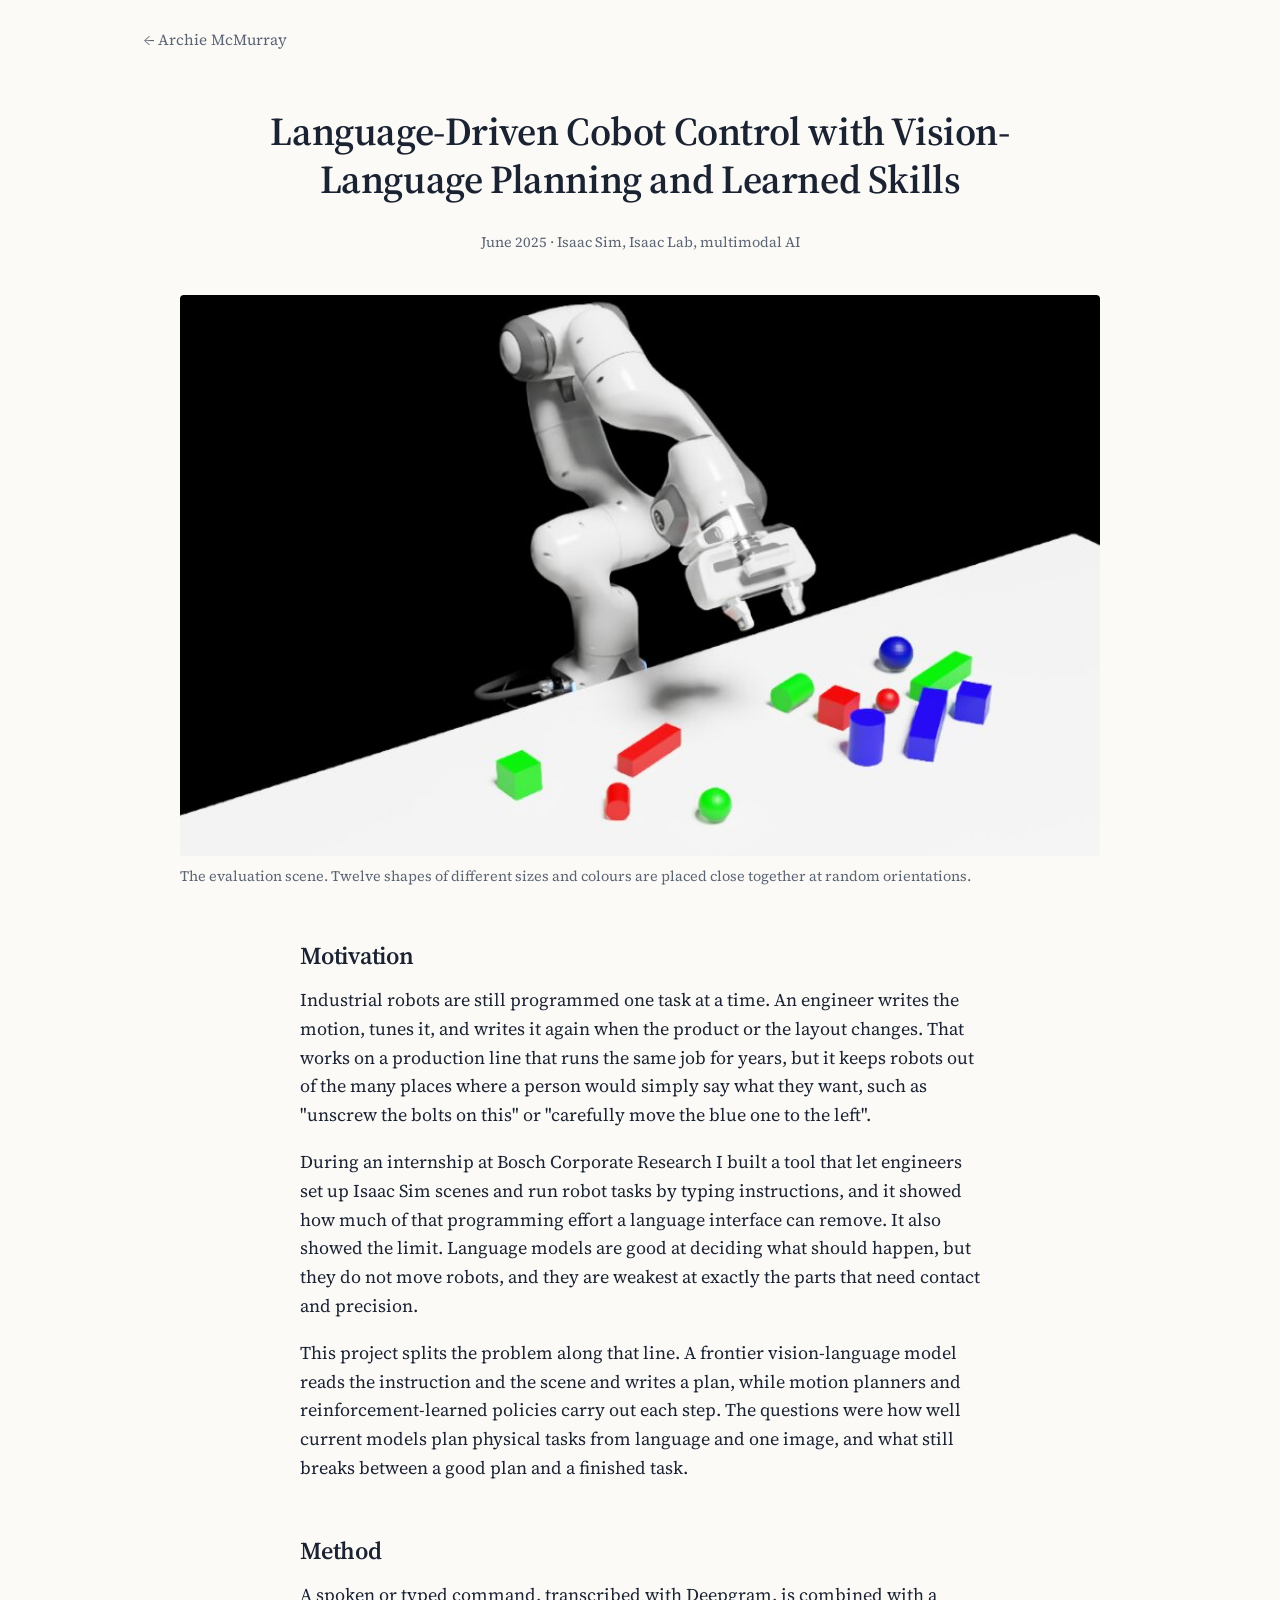
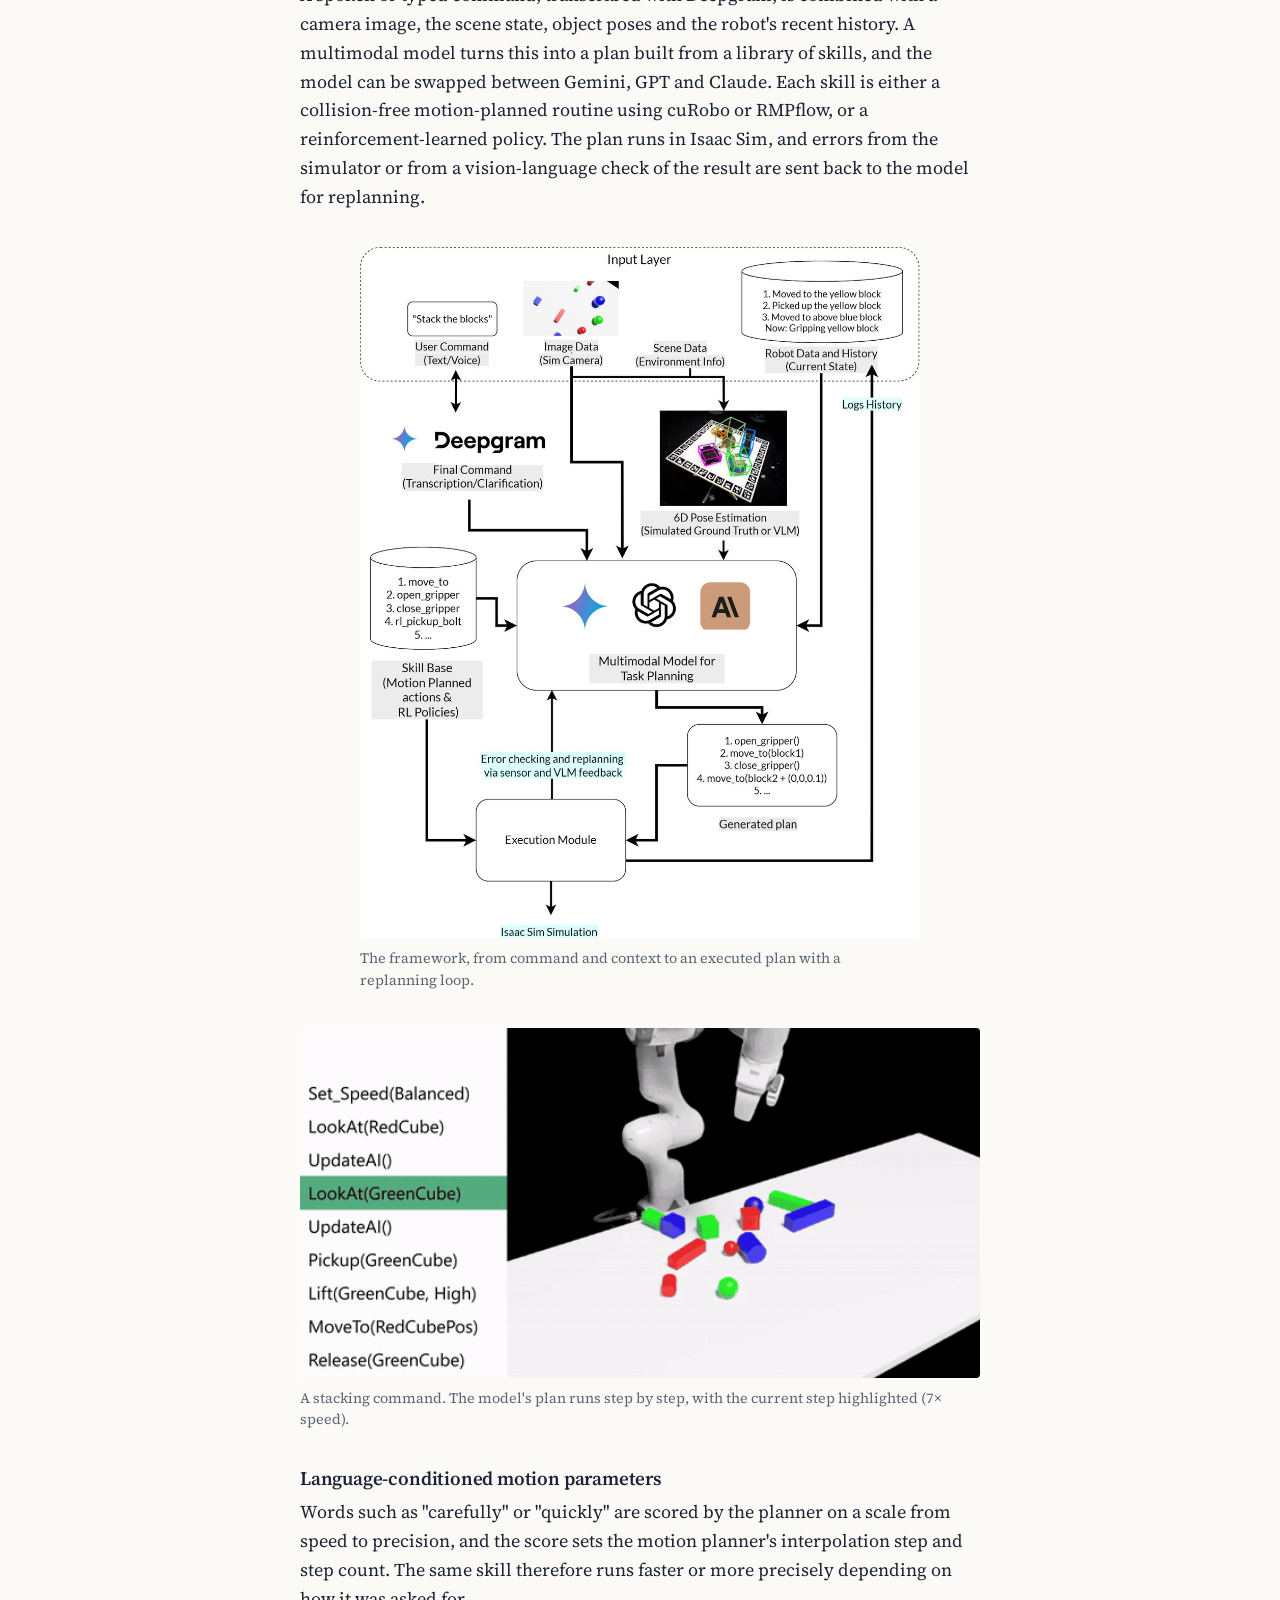
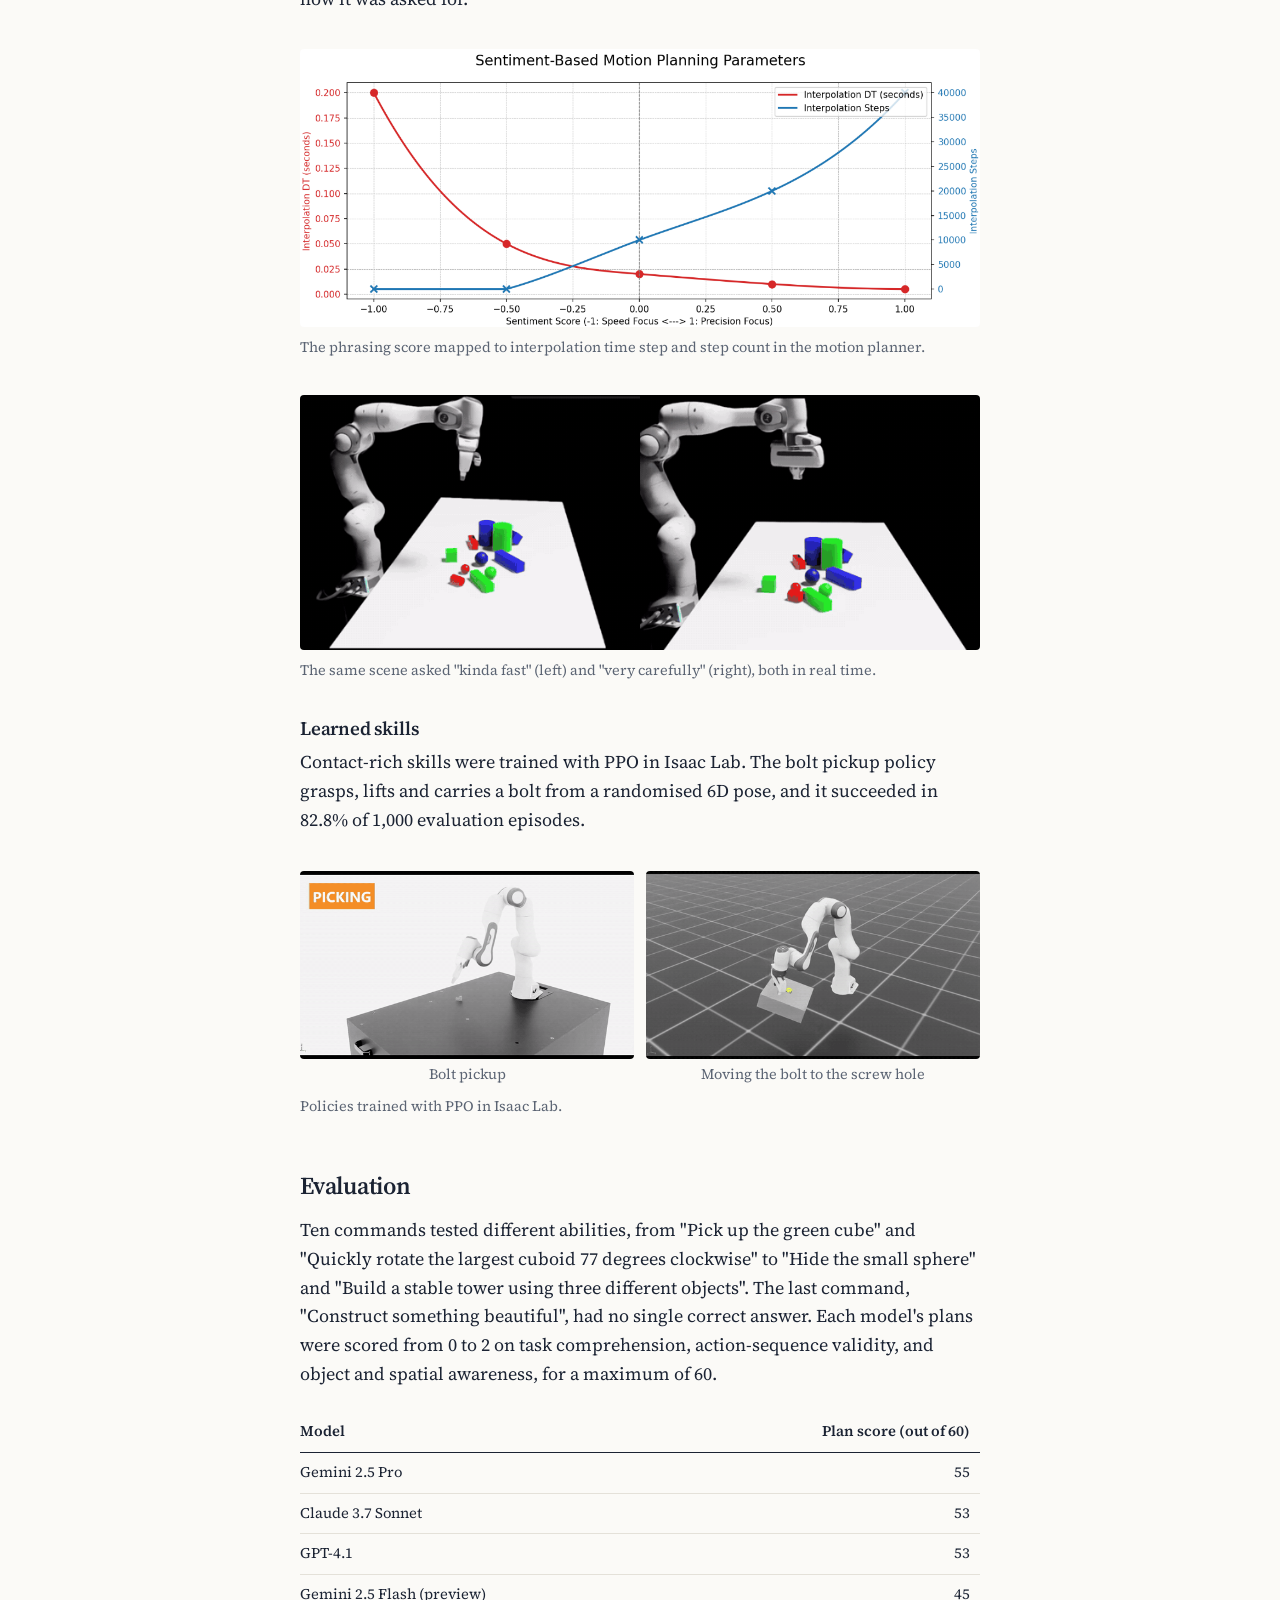
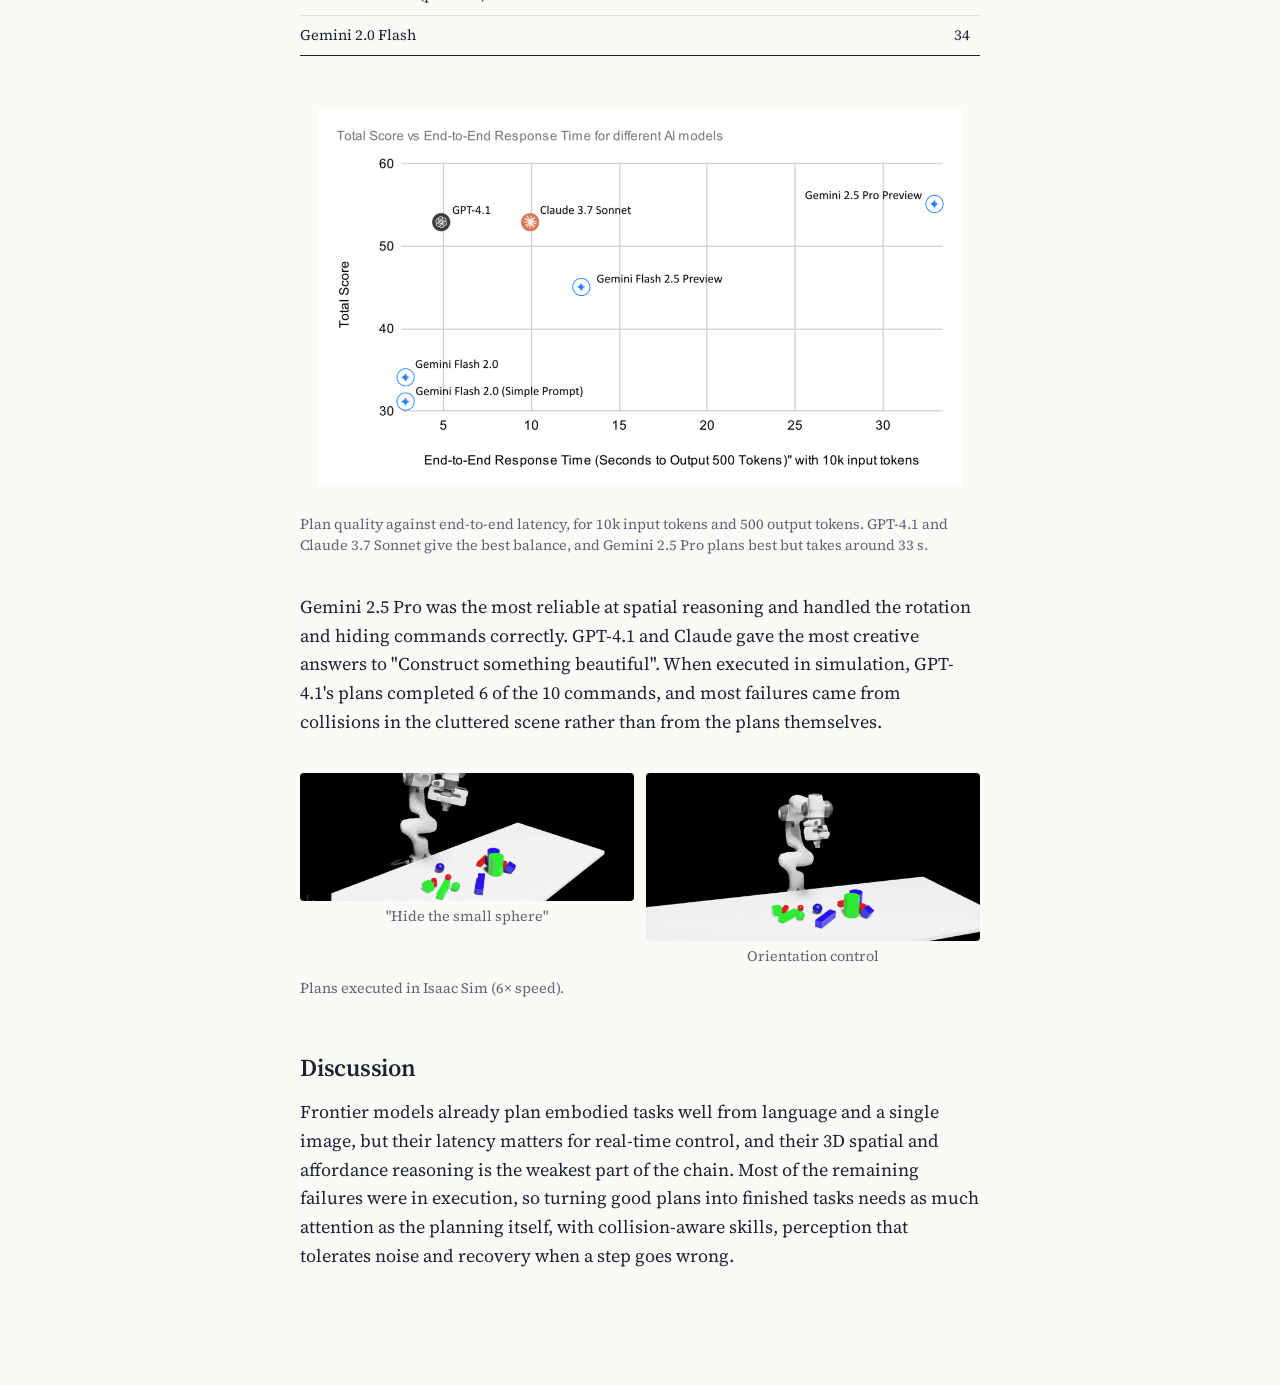
<file: cobot-language/index.html>
<!doctype html>
<html lang="en">
<head>
<meta charset="utf-8">
<meta name="viewport" content="width=device-width,initial-scale=1">
<title>Language-Driven Cobot Control with Vision-Language Planning and Learned Skills</title>
<meta name="description" content="Frontier vision-language models plan manipulation tasks from natural language in Isaac Sim, and PPO skills carry out the contact-rich steps.">
<link rel="stylesheet" href="../style.css?v=2">
</head>
<body class="post">
<main>
<div class="back"><a href="../">← Archie McMurray</a></div>

<header>
  <h1>Language-Driven Cobot Control with Vision-Language Planning and Learned Skills</h1>
</header>
<p class="facts-line">June 2025 · Isaac Sim, Isaac Lab, multimodal AI</p>

<div class="prose">

<figure class="wide">
  <img src="assets/scene.jpg" alt="A simulated Franka Panda arm above a white table scattered with coloured shapes">
  <figcaption>The evaluation scene. Twelve shapes of different sizes and colours are placed close together at random orientations.</figcaption>
</figure>

<h2>Motivation</h2>
<p>Industrial robots are still programmed one task at a time. An engineer writes the motion, tunes it, and writes it again when the product or the layout changes. That works on a production line that runs the same job for years, but it keeps robots out of the many places where a person would simply say what they want, such as "unscrew the bolts on this" or "carefully move the blue one to the left".</p>
<p>During an internship at Bosch Corporate Research I built a tool that let engineers set up Isaac Sim scenes and run robot tasks by typing instructions, and it showed how much of that programming effort a language interface can remove. It also showed the limit. Language models are good at deciding what should happen, but they do not move robots, and they are weakest at exactly the parts that need contact and precision.</p>
<p>This project splits the problem along that line. A frontier vision-language model reads the instruction and the scene and writes a plan, while motion planners and reinforcement-learned policies carry out each step. The questions were how well current models plan physical tasks from language and one image, and what still breaks between a good plan and a finished task.</p>

<h2>Method</h2>
<p>A spoken or typed command, transcribed with Deepgram, is combined with a camera image, the scene state, object poses and the robot's recent history. A multimodal model turns this into a plan built from a library of skills, and the model can be swapped between Gemini, GPT and Claude. Each skill is either a collision-free motion-planned routine using cuRobo or RMPflow, or a reinforcement-learned policy. The plan runs in Isaac Sim, and errors from the simulator or from a vision-language check of the result are sent back to the model for replanning.</p>

<figure class="half">
  <img src="assets/architecture.jpg" alt="Architecture diagram from user command and scene context to an executed plan with a replanning loop">
  <figcaption>The framework, from command and context to an executed plan with a replanning loop.</figcaption>
</figure>

<figure>
  <img src="assets/llm_stack_plan.gif" alt="The generated plan listed beside the simulated arm, with each step highlighted as it runs">
  <figcaption>A stacking command. The model's plan runs step by step, with the current step highlighted (7× speed).</figcaption>
</figure>

<h3>Language-conditioned motion parameters</h3>
<p>Words such as "carefully" or "quickly" are scored by the planner on a scale from speed to precision, and the score sets the motion planner's interpolation step and step count. The same skill therefore runs faster or more precisely depending on how it was asked for.</p>

<figure>
  <img src="assets/sentiment.png" alt="Line chart of the phrasing score from speed to precision against motion planner settings">
  <figcaption>The phrasing score mapped to interpolation time step and step count in the motion planner.</figcaption>
</figure>

<figure>
  <img src="assets/sentiment_fast_vs_careful.gif" alt="Two simulated arms side by side, one moving quickly and one moving carefully">
  <figcaption>The same scene asked "kinda fast" (left) and "very carefully" (right), both in real time.</figcaption>
</figure>

<h3>Learned skills</h3>
<p>Contact-rich skills were trained with PPO in Isaac Lab. The bolt pickup policy grasps, lifts and carries a bolt from a randomised 6D pose, and it succeeded in 82.8% of 1,000 evaluation episodes.</p>

<figure>
  <div class="pair">
    <div><img src="assets/rl_bolt_pickup.gif" alt="Simulated Franka arm picking a small bolt off a table"><div class="sub">Bolt pickup</div></div>
    <div><img src="assets/rl_move_to_screw.gif" alt="Simulated Franka arm carrying a bolt to a hole in a block"><div class="sub">Moving the bolt to the screw hole</div></div>
  </div>
  <figcaption>Policies trained with PPO in Isaac Lab.</figcaption>
</figure>

<h2>Evaluation</h2>
<p>Ten commands tested different abilities, from "Pick up the green cube" and "Quickly rotate the largest cuboid 77 degrees clockwise" to "Hide the small sphere" and "Build a stable tower using three different objects". The last command, "Construct something beautiful", had no single correct answer. Each model's plans were scored from 0 to 2 on task comprehension, action-sequence validity, and object and spatial awareness, for a maximum of 60.</p>

<table>
  <thead><tr><th>Model</th><th class="num">Plan score (out of 60)</th></tr></thead>
  <tbody>
    <tr><td>Gemini 2.5 Pro</td><td class="num">55</td></tr>
    <tr><td>Claude 3.7 Sonnet</td><td class="num">53</td></tr>
    <tr><td>GPT-4.1</td><td class="num">53</td></tr>
    <tr><td>Gemini 2.5 Flash (preview)</td><td class="num">45</td></tr>
    <tr><td>Gemini 2.0 Flash</td><td class="num">34</td></tr>
  </tbody>
</table>

<figure>
  <img src="assets/model_score_vs_speed.png" alt="Scatter plot of plan score against end-to-end response time for each model">
  <figcaption>Plan quality against end-to-end latency, for 10k input tokens and 500 output tokens. GPT-4.1 and Claude 3.7 Sonnet give the best balance, and Gemini 2.5 Pro plans best but takes around 33 s.</figcaption>
</figure>

<p>Gemini 2.5 Pro was the most reliable at spatial reasoning and handled the rotation and hiding commands correctly. GPT-4.1 and Claude gave the most creative answers to "Construct something beautiful". When executed in simulation, GPT-4.1's plans completed 6 of the 10 commands, and most failures came from collisions in the cluttered scene rather than from the plans themselves.</p>

<figure>
  <div class="pair">
    <div><img src="assets/llm_hide_sphere.gif" alt="Simulated arm hiding a small blue sphere"><div class="sub">"Hide the small sphere"</div></div>
    <div><img src="assets/llm_match_orientation.gif" alt="Simulated arm rotating a block to a new orientation"><div class="sub">Orientation control</div></div>
  </div>
  <figcaption>Plans executed in Isaac Sim (6× speed).</figcaption>
</figure>

<h2>Discussion</h2>
<p>Frontier models already plan embodied tasks well from language and a single image, but their latency matters for real-time control, and their 3D spatial and affordance reasoning is the weakest part of the chain. Most of the remaining failures were in execution, so turning good plans into finished tasks needs as much attention as the planning itself, with collision-aware skills, perception that tolerates noise and recovery when a step goes wrong.</p>

</div>
</main>
</body>
</html>
</file>
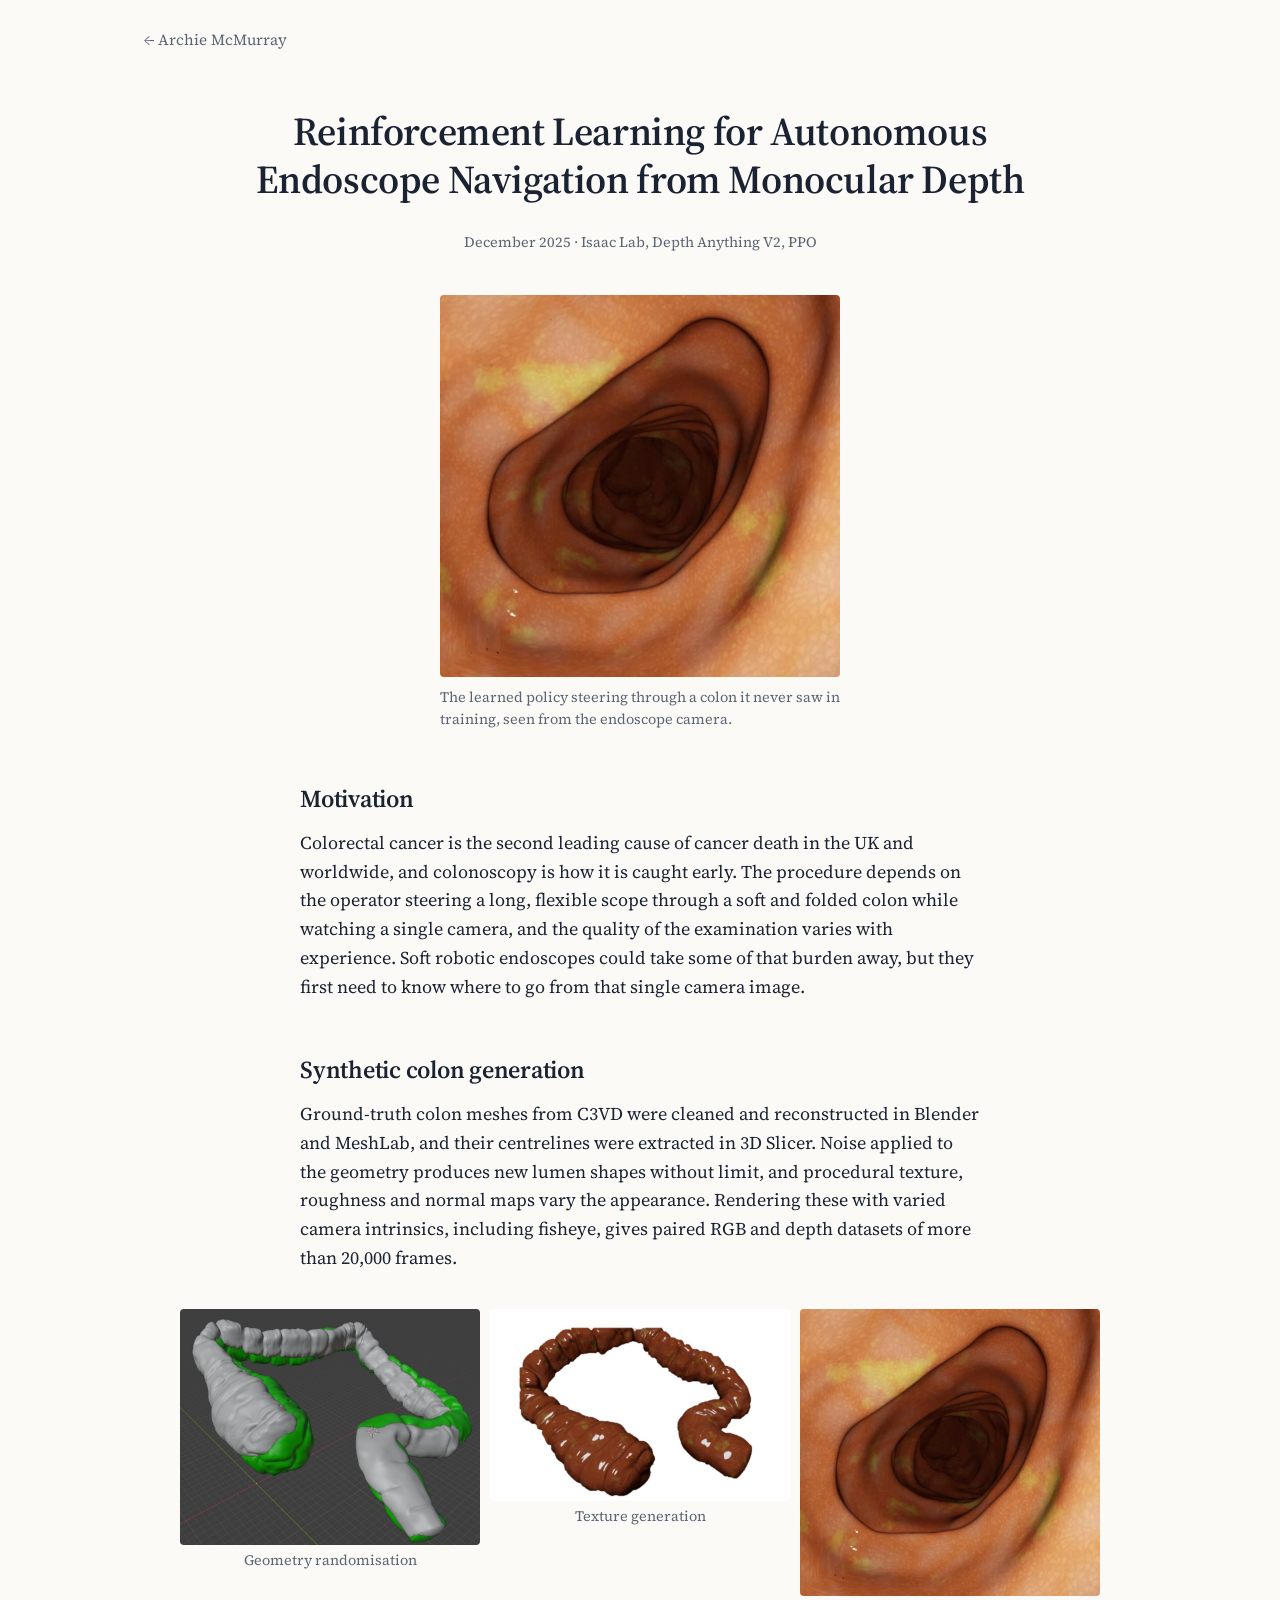
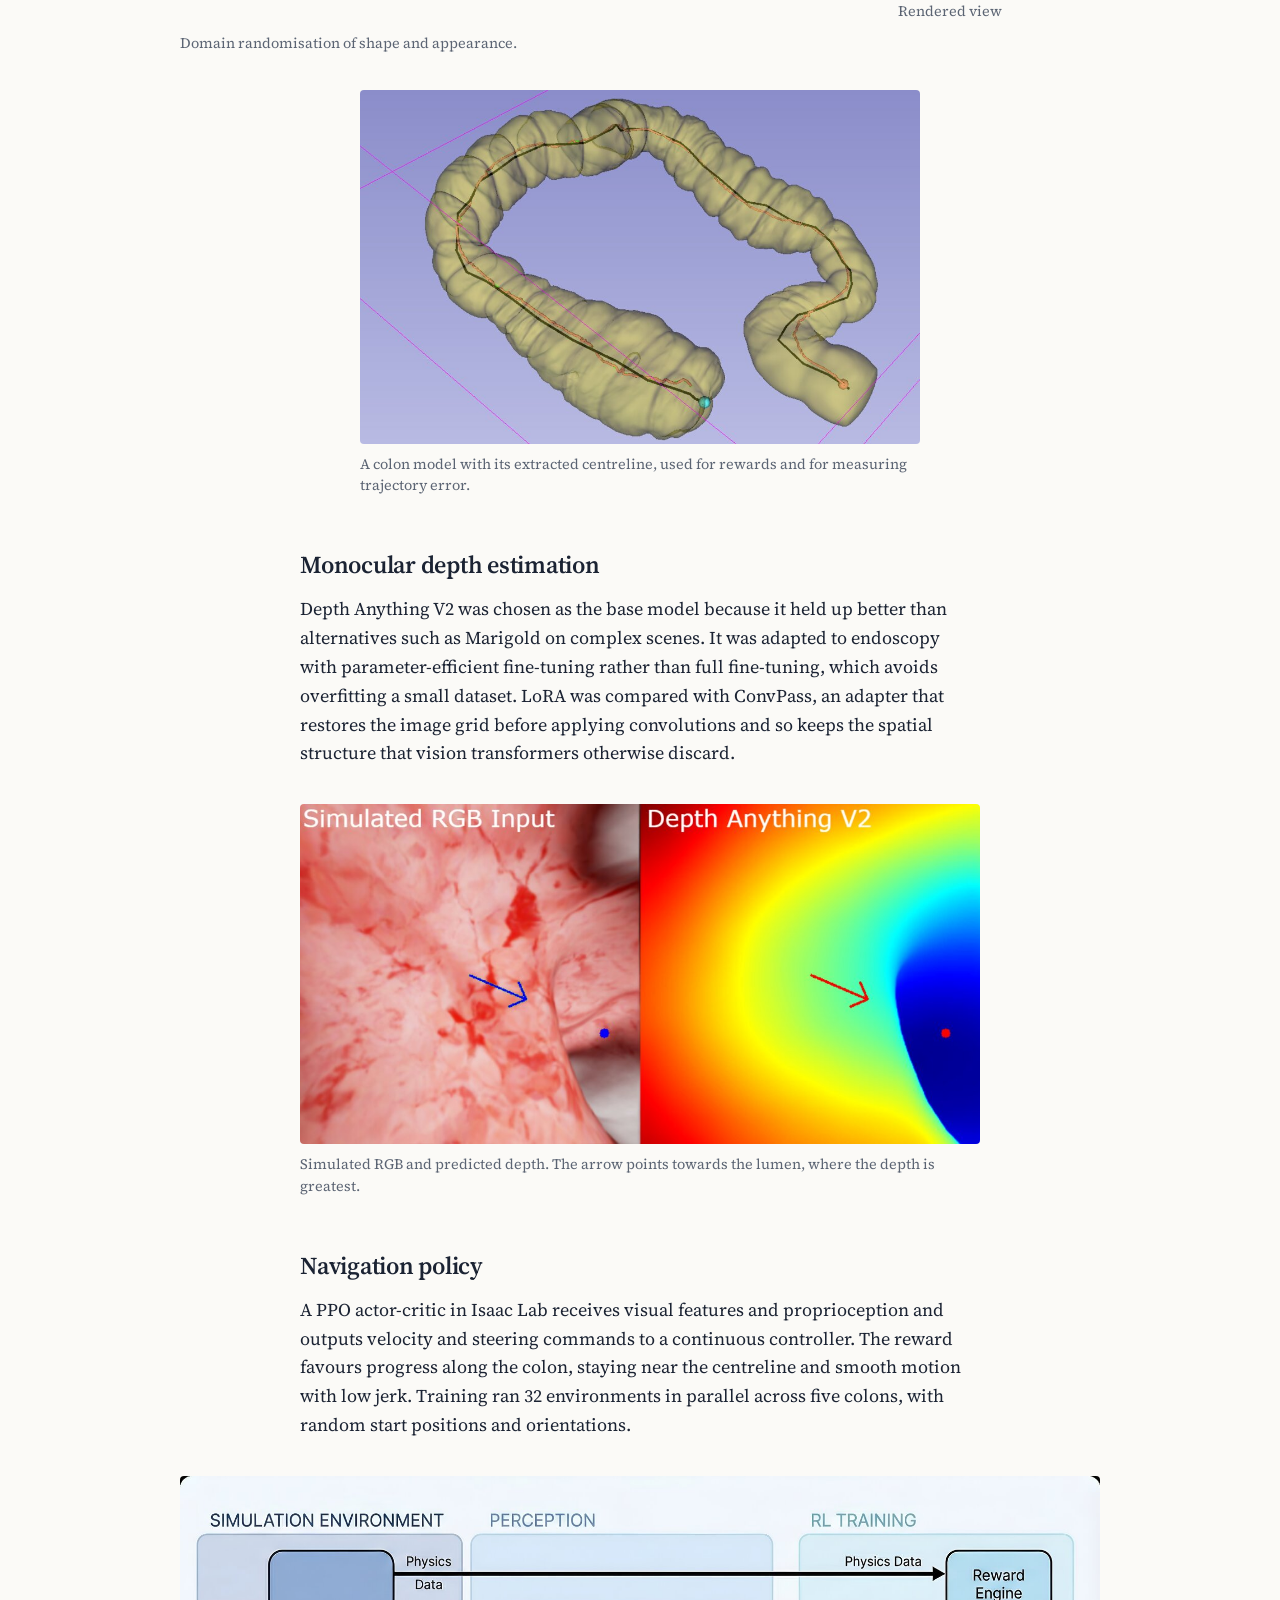
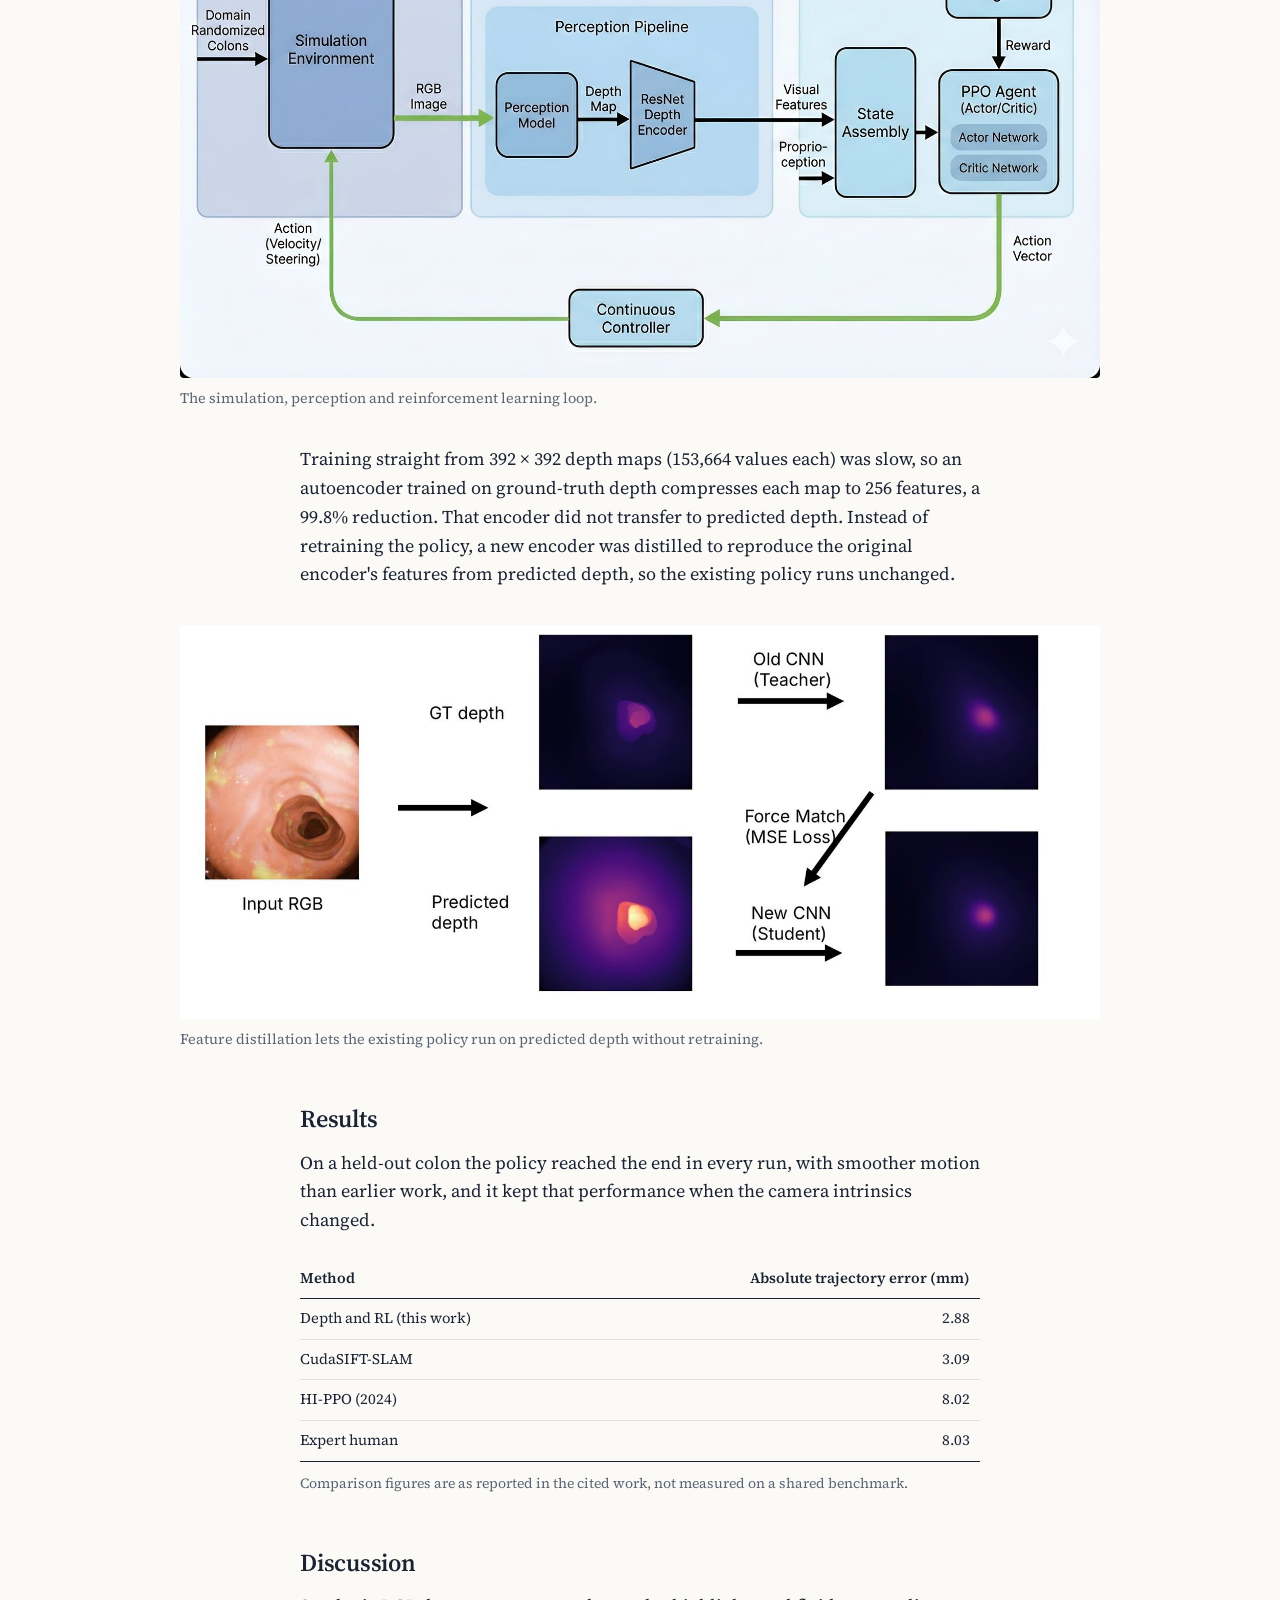
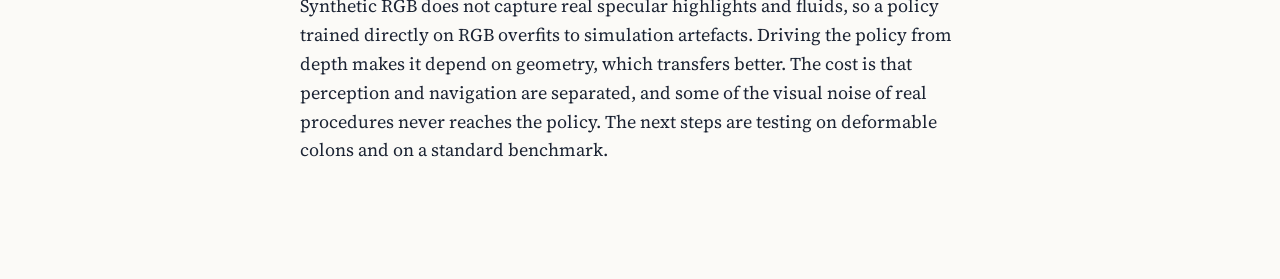
<file: endoscopy-navigation/index.html>
<!doctype html>
<html lang="en">
<head>
<meta charset="utf-8">
<meta name="viewport" content="width=device-width,initial-scale=1">
<title>Reinforcement Learning for Autonomous Endoscope Navigation from Monocular Depth</title>
<meta name="description" content="Depth estimation and reinforcement-learned navigation for monocular colonoscopy, trained on synthetic colons in Isaac Lab.">
<link rel="stylesheet" href="../style.css?v=2">
</head>
<body class="post">
<main>
<div class="back"><a href="../">← Archie McMurray</a></div>

<header>
  <h1>Reinforcement Learning for Autonomous Endoscope Navigation from Monocular Depth</h1>
</header>
<p class="facts-line">December 2025 · Isaac Lab, Depth Anything V2, PPO</p>

<div class="prose">

<figure class="square">
  <video src="assets/rollout_square.mp4" autoplay loop muted playsinline poster="assets/dr_render.jpg"></video>
  <figcaption>The learned policy steering through a colon it never saw in training, seen from the endoscope camera.</figcaption>
</figure>

<h2>Motivation</h2>
<p>Colorectal cancer is the second leading cause of cancer death in the UK and worldwide, and colonoscopy is how it is caught early. The procedure depends on the operator steering a long, flexible scope through a soft and folded colon while watching a single camera, and the quality of the examination varies with experience. Soft robotic endoscopes could take some of that burden away, but they first need to know where to go from that single camera image.</p>

<h2>Synthetic colon generation</h2>
<p>Ground-truth colon meshes from C3VD were cleaned and reconstructed in Blender and MeshLab, and their centrelines were extracted in 3D Slicer. Noise applied to the geometry produces new lumen shapes without limit, and procedural texture, roughness and normal maps vary the appearance. Rendering these with varied camera intrinsics, including fisheye, gives paired RGB and depth datasets of more than 20,000 frames.</p>

<figure class="wide">
  <div class="trio">
    <div><img src="assets/dr_geometry.jpg" alt="Grey colon mesh with green regions where noise has deformed it"><div class="sub">Geometry randomisation</div></div>
    <div><img src="assets/dr_texture.jpg" alt="Colon mesh with a procedurally generated tissue texture"><div class="sub">Texture generation</div></div>
    <div><img src="assets/dr_render.jpg" alt="Rendered view down a textured colon lumen"><div class="sub">Rendered view</div></div>
  </div>
  <figcaption>Domain randomisation of shape and appearance.</figcaption>
</figure>

<figure class="half">
  <img src="assets/centreline.jpg" alt="A full colon model with its extracted centreline">
  <figcaption>A colon model with its extracted centreline, used for rewards and for measuring trajectory error.</figcaption>
</figure>

<h2>Monocular depth estimation</h2>
<p>Depth Anything V2 was chosen as the base model because it held up better than alternatives such as Marigold on complex scenes. It was adapted to endoscopy with parameter-efficient fine-tuning rather than full fine-tuning, which avoids overfitting a small dataset. LoRA was compared with ConvPass, an adapter that restores the image grid before applying convolutions and so keeps the spatial structure that vision transformers otherwise discard.</p>

<figure>
  <img src="assets/rgb_depth.jpg" alt="A simulated endoscopic RGB frame and its predicted depth map">
  <figcaption>Simulated RGB and predicted depth. The arrow points towards the lumen, where the depth is greatest.</figcaption>
</figure>

<h2>Navigation policy</h2>
<p>A PPO actor-critic in Isaac Lab receives visual features and proprioception and outputs velocity and steering commands to a continuous controller. The reward favours progress along the colon, staying near the centreline and smooth motion with low jerk. Training ran 32 environments in parallel across five colons, with random start positions and orientations.</p>

<figure class="wide">
  <img src="assets/system.jpg" alt="System diagram of the simulation, perception and reinforcement learning loop">
  <figcaption>The simulation, perception and reinforcement learning loop.</figcaption>
</figure>

<p>Training straight from 392 × 392 depth maps (153,664 values each) was slow, so an autoencoder trained on ground-truth depth compresses each map to 256 features, a 99.8% reduction. That encoder did not transfer to predicted depth. Instead of retraining the policy, a new encoder was distilled to reproduce the original encoder's features from predicted depth, so the existing policy runs unchanged.</p>

<figure class="wide">
  <img src="assets/distillation.jpg" alt="Diagram of feature distillation from ground-truth depth to predicted depth">
  <figcaption>Feature distillation lets the existing policy run on predicted depth without retraining.</figcaption>
</figure>

<h2>Results</h2>
<p>On a held-out colon the policy reached the end in every run, with smoother motion than earlier work, and it kept that performance when the camera intrinsics changed.</p>

<table>
  <thead><tr><th>Method</th><th class="num">Absolute trajectory error (mm)</th></tr></thead>
  <tbody>
    <tr><td>Depth and RL (this work)</td><td class="num">2.88</td></tr>
    <tr><td>CudaSIFT-SLAM</td><td class="num">3.09</td></tr>
    <tr><td>HI-PPO (2024)</td><td class="num">8.02</td></tr>
    <tr><td>Expert human</td><td class="num">8.03</td></tr>
  </tbody>
  <caption>Comparison figures are as reported in the cited work, not measured on a shared benchmark.</caption>
</table>

<h2>Discussion</h2>
<p>Synthetic RGB does not capture real specular highlights and fluids, so a policy trained directly on RGB overfits to simulation artefacts. Driving the policy from depth makes it depend on geometry, which transfers better. The cost is that perception and navigation are separated, and some of the visual noise of real procedures never reaches the policy. The next steps are testing on deformable colons and on a standard benchmark.</p>

</div>
</main>
</body>
</html>
</file>
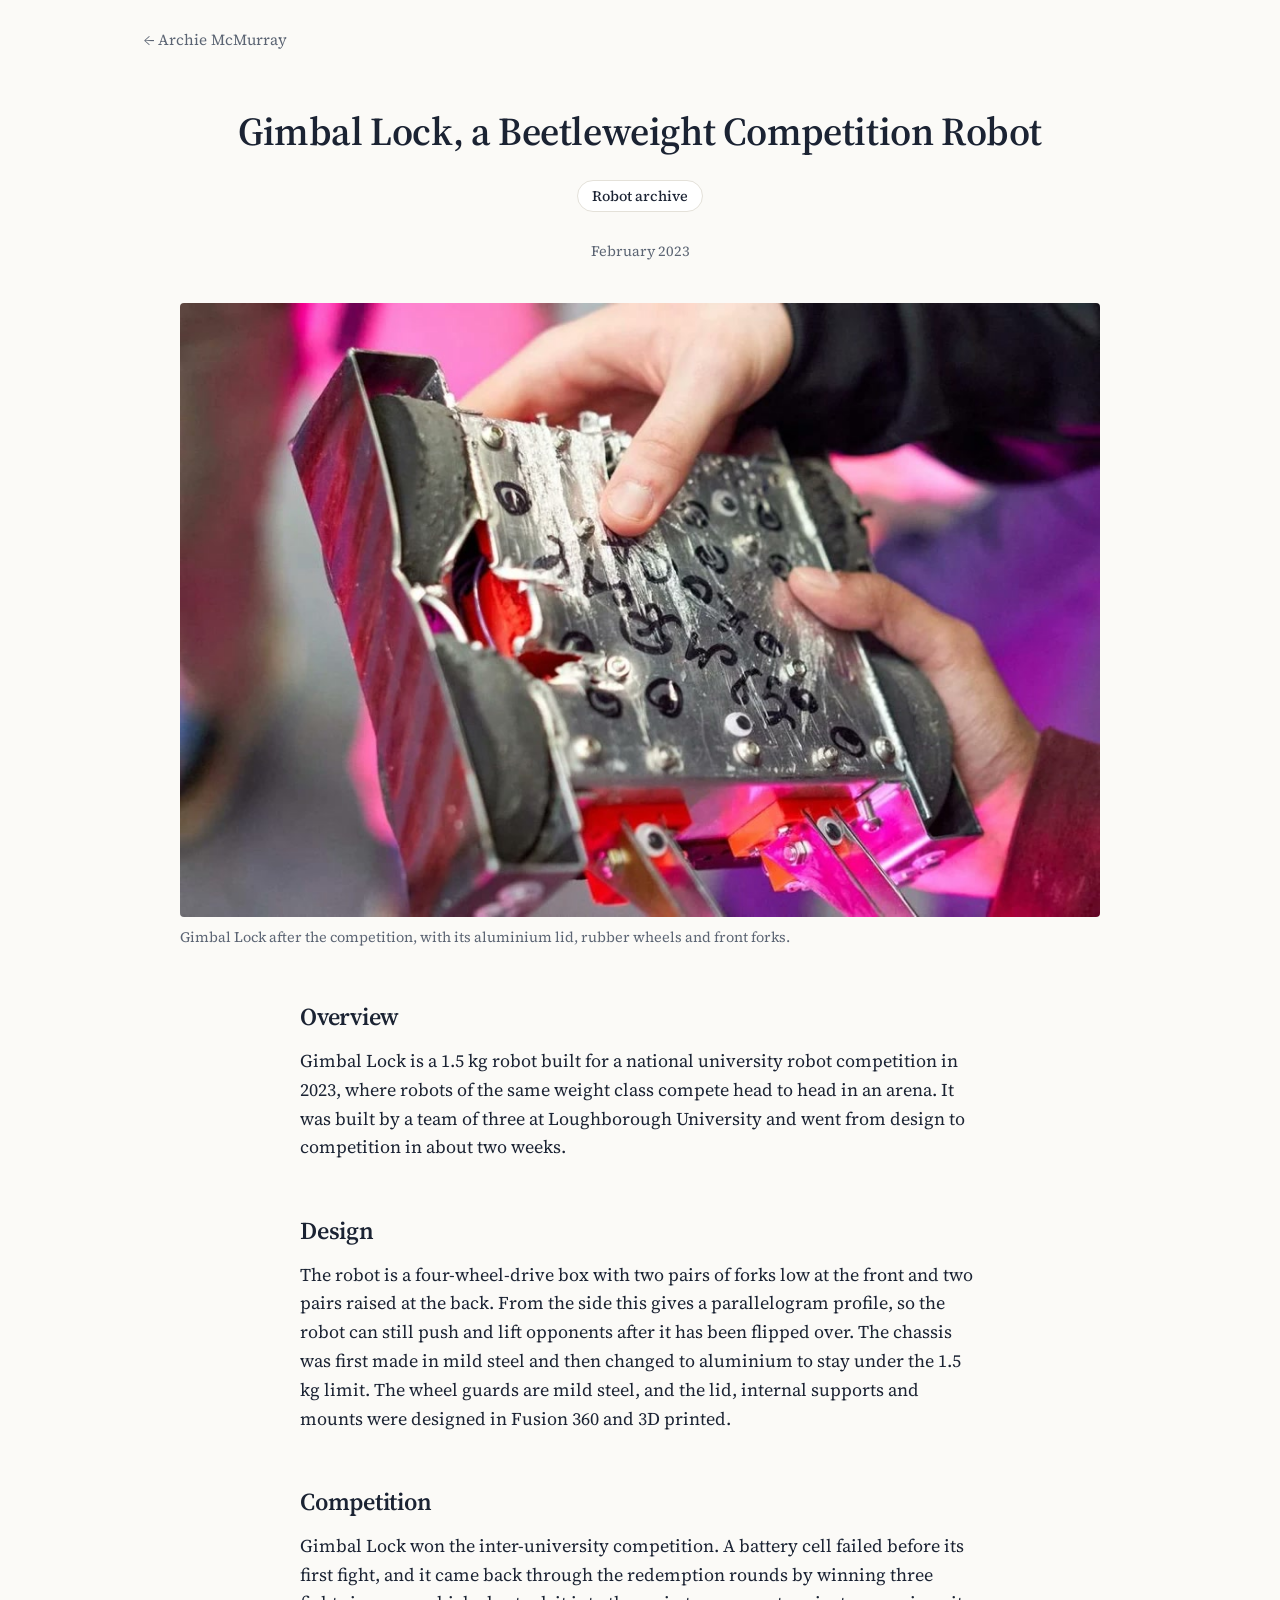
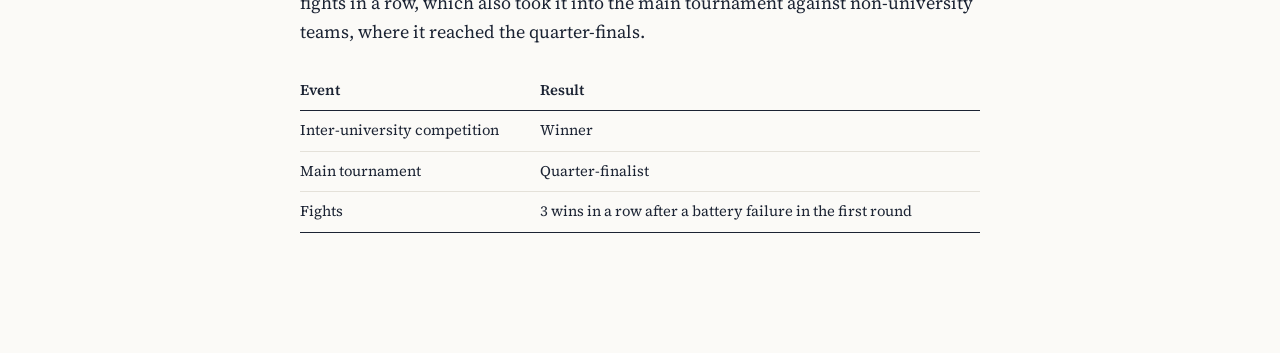
<file: gimbal-lock/index.html>
<!doctype html>
<html lang="en">
<head>
<meta charset="utf-8">
<meta name="viewport" content="width=device-width,initial-scale=1">
<title>Gimbal Lock, a Beetleweight Competition Robot</title>
<meta name="description" content="A 1.5 kg four-wheel-drive competition robot designed and built at Loughborough University.">
<link rel="stylesheet" href="../style.css?v=2">
</head>
<body class="post">
<main>
<div class="back"><a href="../">← Archie McMurray</a></div>

<header>
  <h1>Gimbal Lock, a Beetleweight Competition Robot</h1>
  <div class="buttons"><a class="btn" href="https://ultimate-robot-archive.fandom.com/wiki/Gimbal_Lock">Robot archive</a></div>
</header>
<p class="facts-line">February 2023</p>

<div class="prose">

<figure class="wide">
  <img src="assets/gimbal_lock.jpg" alt="Gimbal Lock held in two hands, showing its aluminium lid marked with fight notes, rubber wheels and front forks">
  <figcaption>Gimbal Lock after the competition, with its aluminium lid, rubber wheels and front forks.</figcaption>
</figure>

<h2>Overview</h2>
<p>Gimbal Lock is a 1.5 kg robot built for a national university robot competition in 2023, where robots of the same weight class compete head to head in an arena. It was built by a team of three at Loughborough University and went from design to competition in about two weeks.</p>

<h2>Design</h2>
<p>The robot is a four-wheel-drive box with two pairs of forks low at the front and two pairs raised at the back. From the side this gives a parallelogram profile, so the robot can still push and lift opponents after it has been flipped over. The chassis was first made in mild steel and then changed to aluminium to stay under the 1.5 kg limit. The wheel guards are mild steel, and the lid, internal supports and mounts were designed in Fusion 360 and 3D printed.</p>

<h2>Competition</h2>
<p>Gimbal Lock won the inter-university competition. A battery cell failed before its first fight, and it came back through the redemption rounds by winning three fights in a row, which also took it into the main tournament against non-university teams, where it reached the quarter-finals.</p>

<table>
  <thead><tr><th>Event</th><th>Result</th></tr></thead>
  <tbody>
    <tr><td>Inter-university competition</td><td>Winner</td></tr>
    <tr><td>Main tournament</td><td>Quarter-finalist</td></tr>
    <tr><td>Fights</td><td>3 wins in a row after a battery failure in the first round</td></tr>
  </tbody>
</table>

</div>
</main>
</body>
</html>
</file>
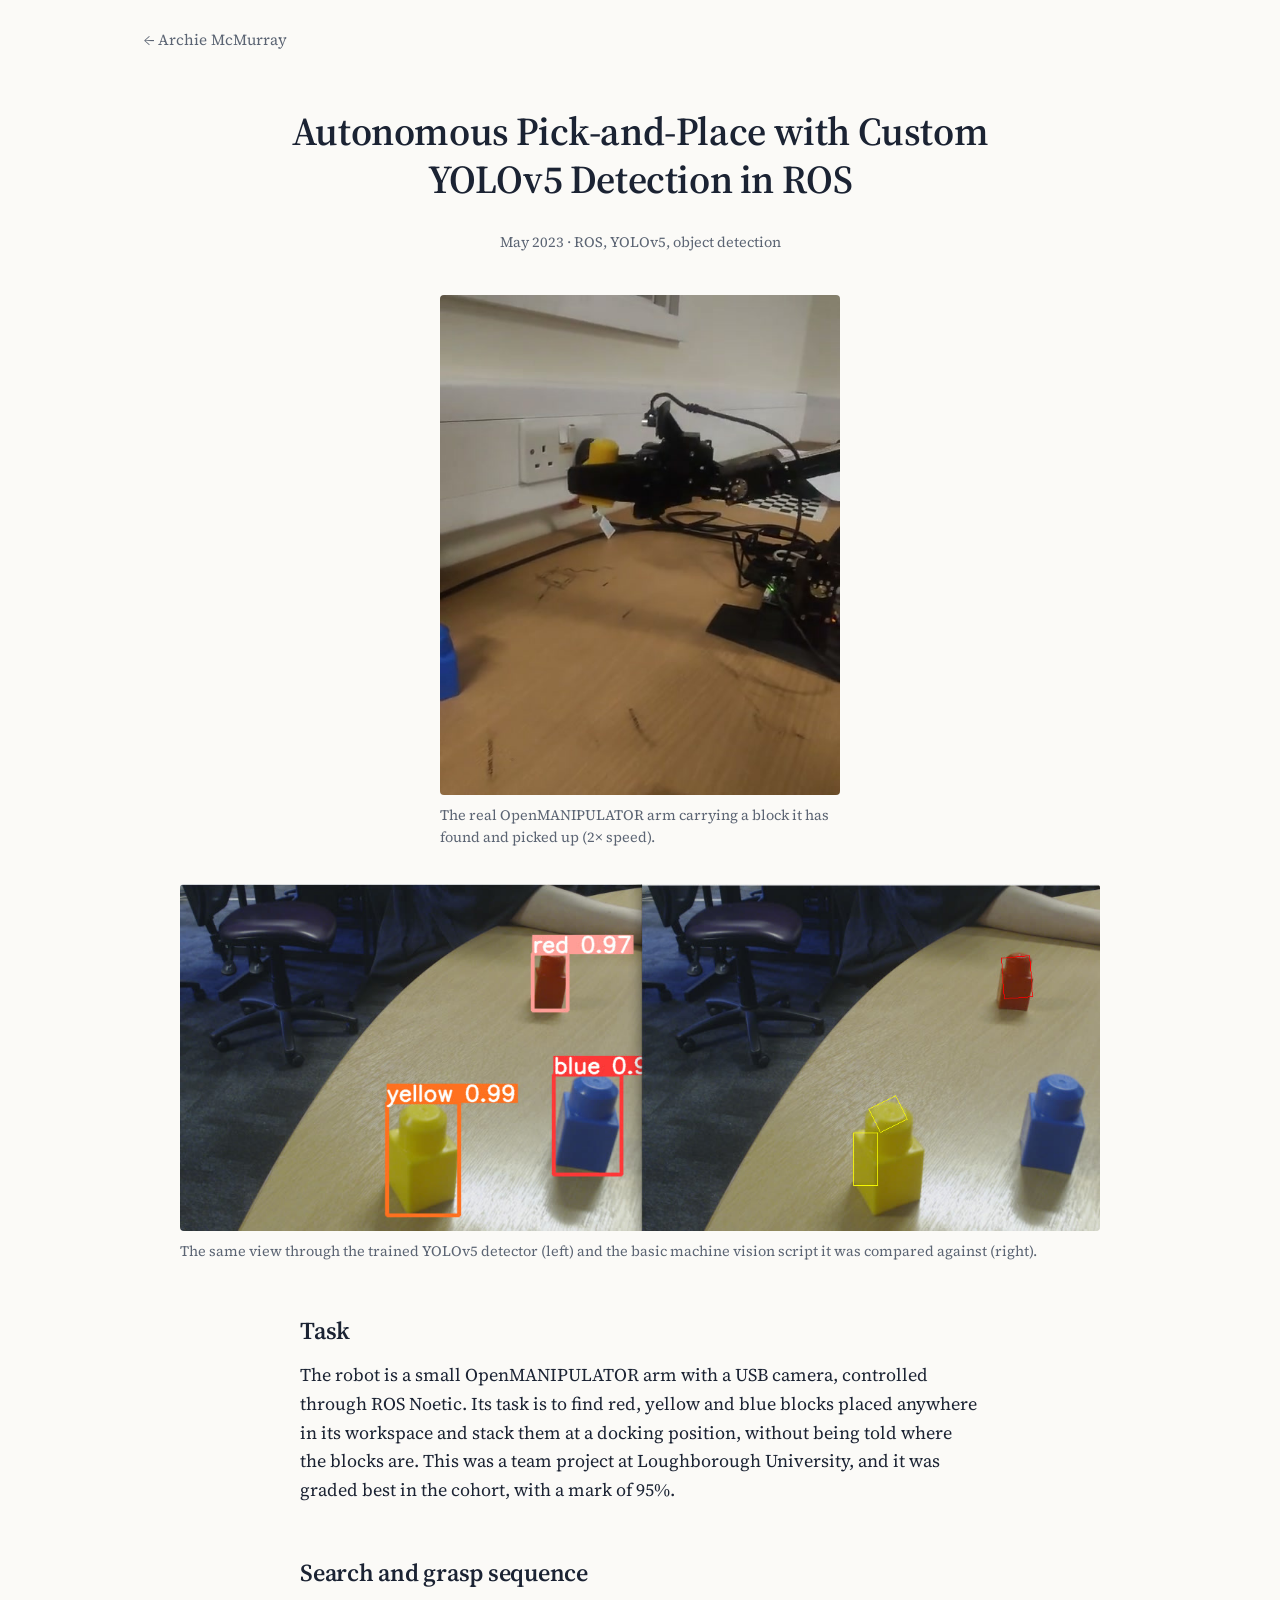
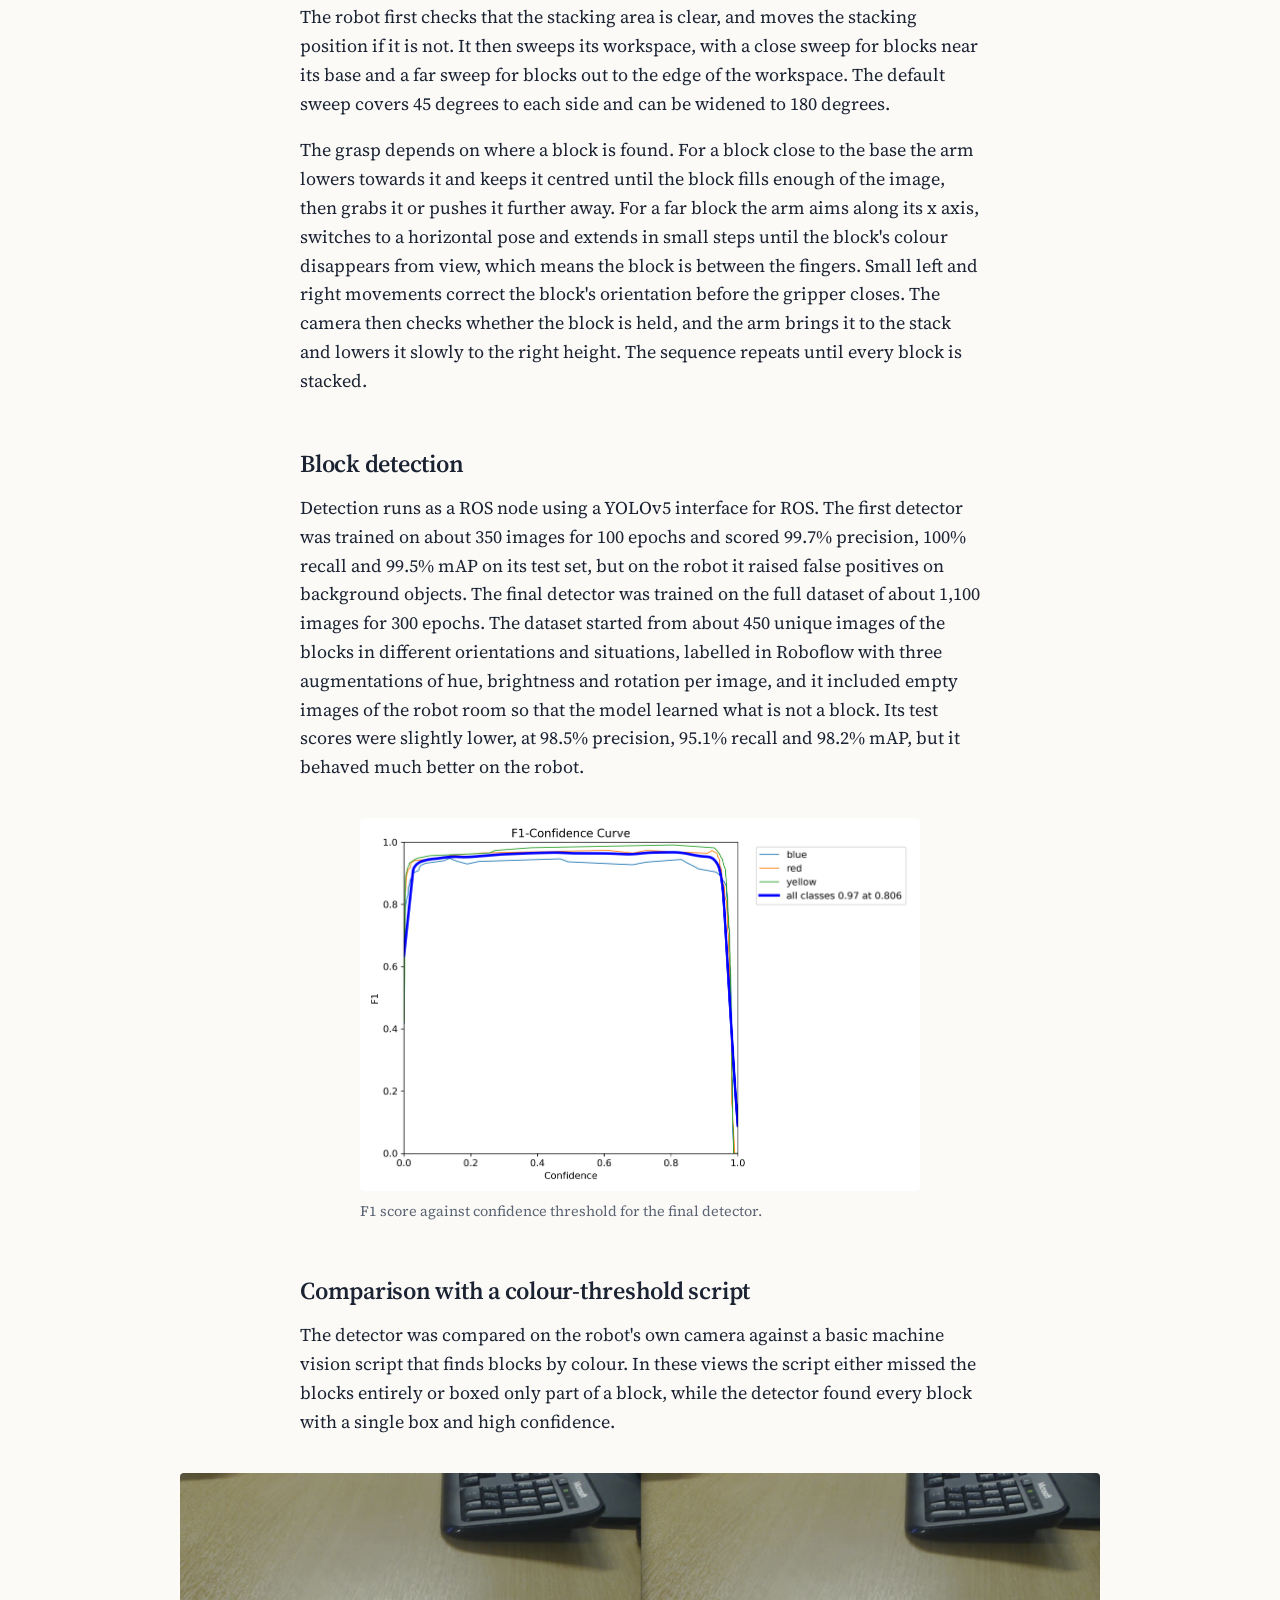
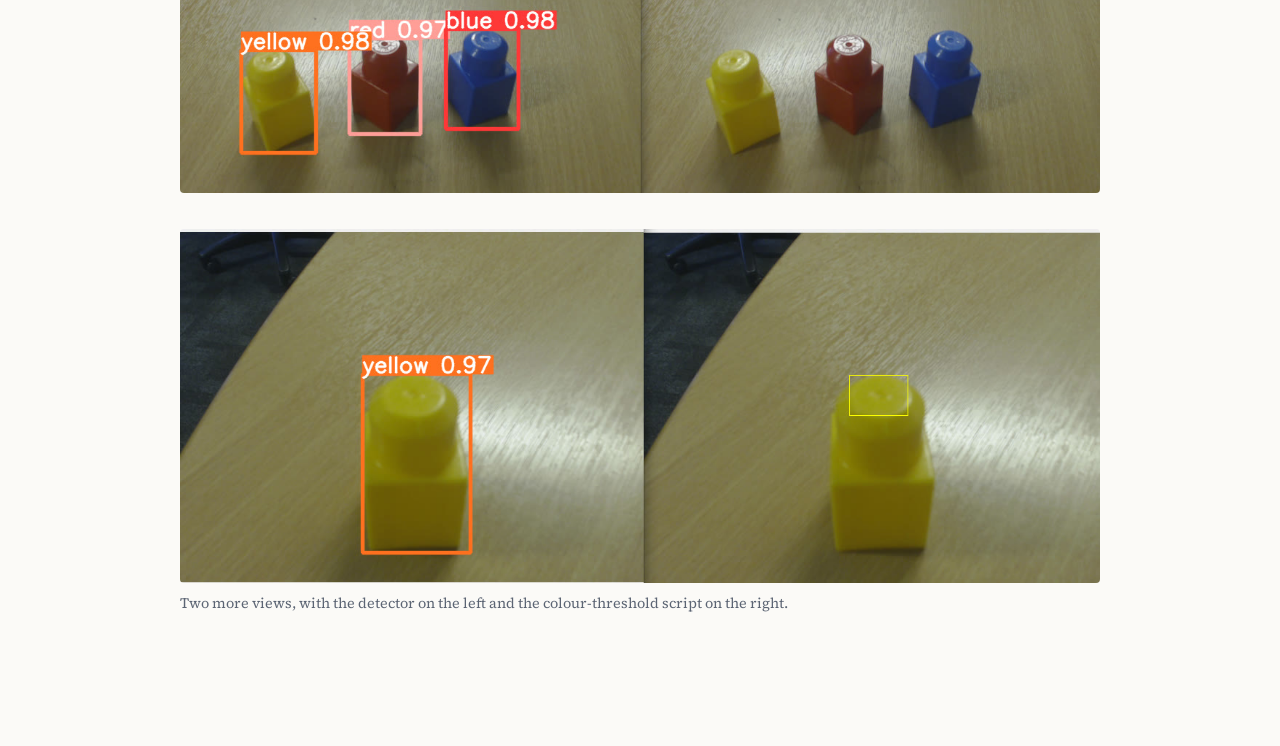
<file: pick-and-place/index.html>
<!doctype html>
<html lang="en">
<head>
<meta charset="utf-8">
<meta name="viewport" content="width=device-width,initial-scale=1">
<title>Autonomous Pick-and-Place with Custom YOLOv5 Detection in ROS</title>
<meta name="description" content="An OpenMANIPULATOR arm in ROS that finds coloured blocks with a custom YOLOv5 detector and stacks them.">
<link rel="stylesheet" href="../style.css?v=2">
</head>
<body class="post">
<main>
<div class="back"><a href="../">← Archie McMurray</a></div>

<header>
  <h1>Autonomous Pick-and-Place with Custom YOLOv5 Detection in ROS</h1>
</header>
<p class="facts-line">May 2023 · ROS, YOLOv5, object detection</p>

<div class="prose">

<figure class="square">
  <video src="assets/real_pickup.mp4" poster="assets/real_pickup_poster.jpg" autoplay loop muted playsinline aria-label="The real robot arm carrying a yellow block it has picked up"></video>
  <figcaption>The real OpenMANIPULATOR arm carrying a block it has found and picked up (2× speed).</figcaption>
</figure>

<figure class="wide">
  <img src="assets/compare_238253140.jpg" alt="Two camera views of the same table. Left, the YOLOv5 detector labels red, yellow and blue blocks with confidences. Right, the colour-threshold script draws misplaced boxes.">
  <figcaption>The same view through the trained YOLOv5 detector (left) and the basic machine vision script it was compared against (right).</figcaption>
</figure>

<h2>Task</h2>
<p>The robot is a small OpenMANIPULATOR arm with a USB camera, controlled through ROS Noetic. Its task is to find red, yellow and blue blocks placed anywhere in its workspace and stack them at a docking position, without being told where the blocks are. This was a team project at Loughborough University, and it was graded best in the cohort, with a mark of 95%.</p>

<h2>Search and grasp sequence</h2>
<p>The robot first checks that the stacking area is clear, and moves the stacking position if it is not. It then sweeps its workspace, with a close sweep for blocks near its base and a far sweep for blocks out to the edge of the workspace. The default sweep covers 45 degrees to each side and can be widened to 180 degrees.</p>
<p>The grasp depends on where a block is found. For a block close to the base the arm lowers towards it and keeps it centred until the block fills enough of the image, then grabs it or pushes it further away. For a far block the arm aims along its x axis, switches to a horizontal pose and extends in small steps until the block's colour disappears from view, which means the block is between the fingers. Small left and right movements correct the block's orientation before the gripper closes. The camera then checks whether the block is held, and the arm brings it to the stack and lowers it slowly to the right height. The sequence repeats until every block is stacked.</p>

<h2>Block detection</h2>
<p>Detection runs as a ROS node using a YOLOv5 interface for ROS. The first detector was trained on about 350 images for 100 epochs and scored 99.7% precision, 100% recall and 99.5% mAP on its test set, but on the robot it raised false positives on background objects. The final detector was trained on the full dataset of about 1,100 images for 300 epochs. The dataset started from about 450 unique images of the blocks in different orientations and situations, labelled in Roboflow with three augmentations of hue, brightness and rotation per image, and it included empty images of the robot room so that the model learned what is not a block. Its test scores were slightly lower, at 98.5% precision, 95.1% recall and 98.2% mAP, but it behaved much better on the robot.</p>

<figure class="half">
  <img src="assets/f1_curve.png" alt="F1 score against confidence threshold for the three block classes">
  <figcaption>F1 score against confidence threshold for the final detector.</figcaption>
</figure>

<h2>Comparison with a colour-threshold script</h2>
<p>The detector was compared on the robot's own camera against a basic machine vision script that finds blocks by colour. In these views the script either missed the blocks entirely or boxed only part of a block, while the detector found every block with a single box and high confidence.</p>

<figure class="wide">
  <img src="assets/compare_238253141.jpg" alt="Detector and colour-threshold script on another table view">
</figure>
<figure class="wide">
  <img src="assets/compare_238253137.jpg" alt="Detector and colour-threshold script on a third table view">
  <figcaption>Two more views, with the detector on the left and the colour-threshold script on the right.</figcaption>
</figure>

</div>
</main>
</body>
</html>
</file>
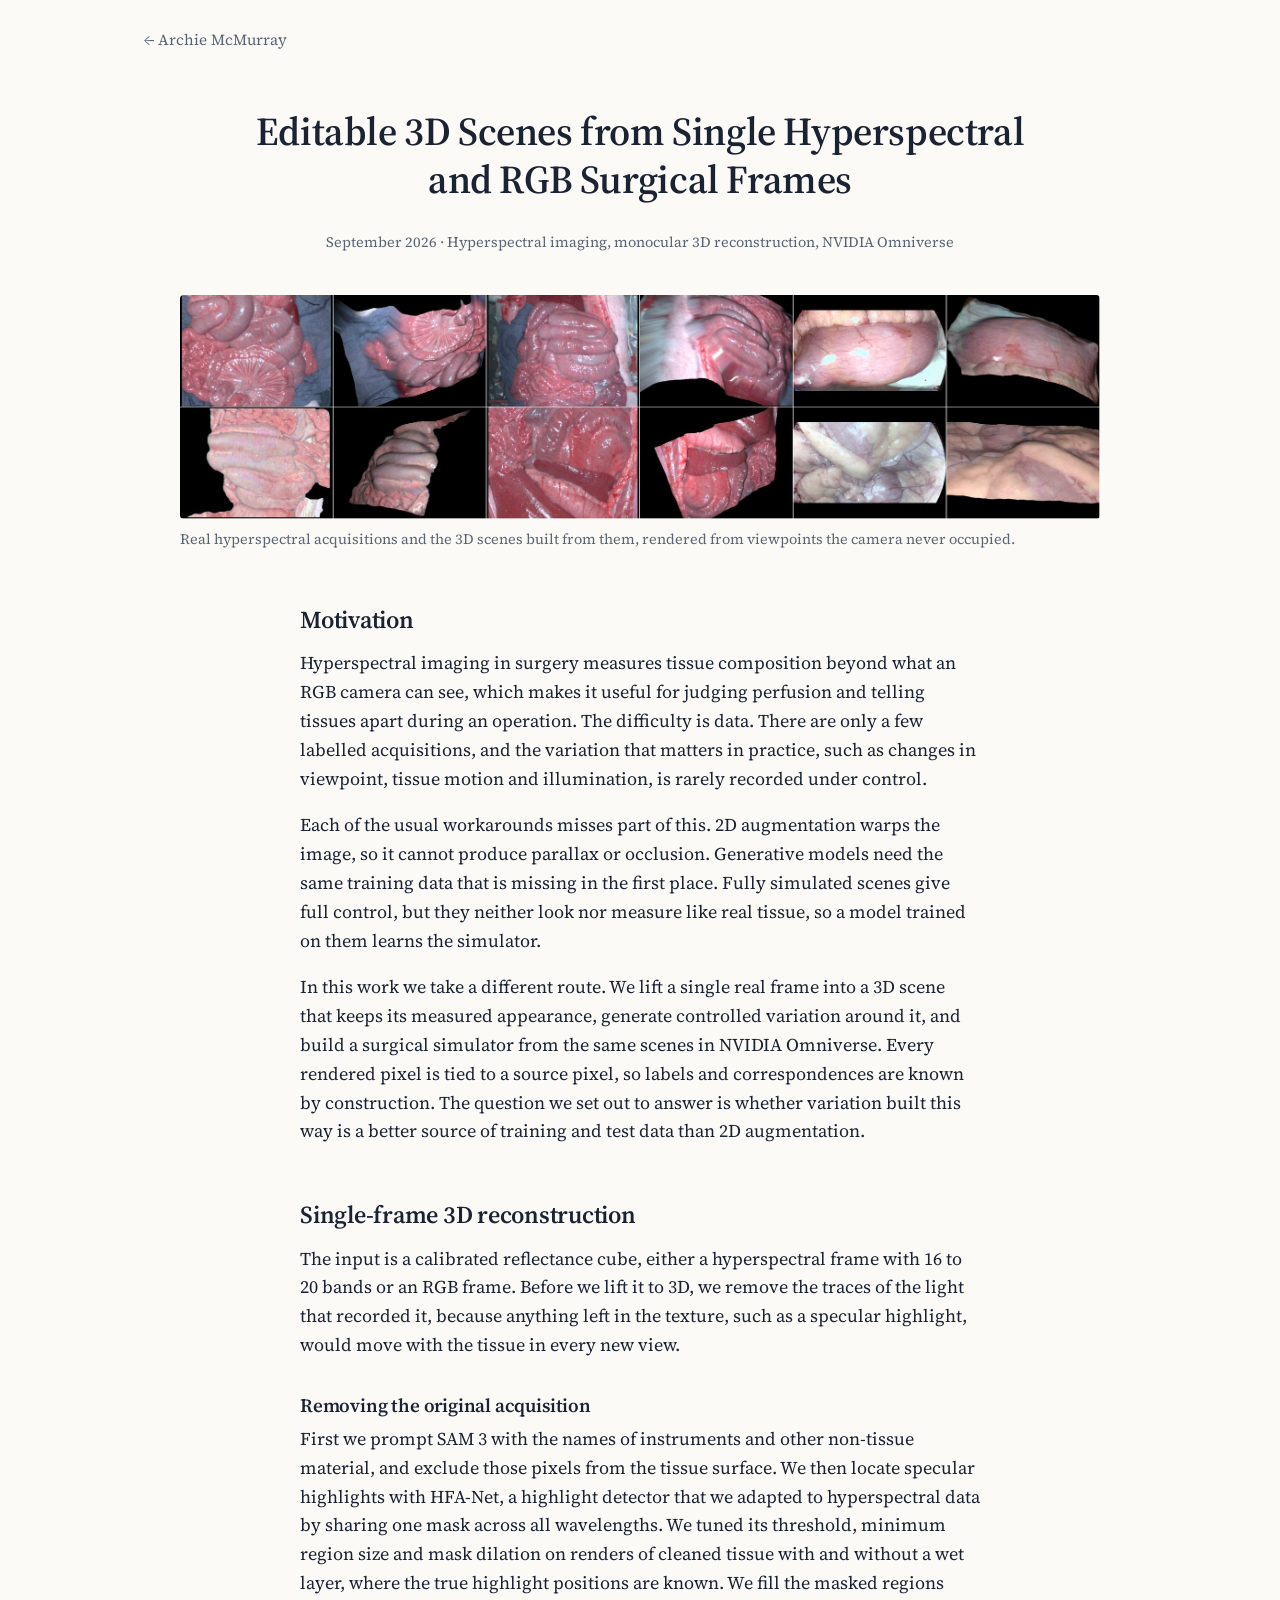
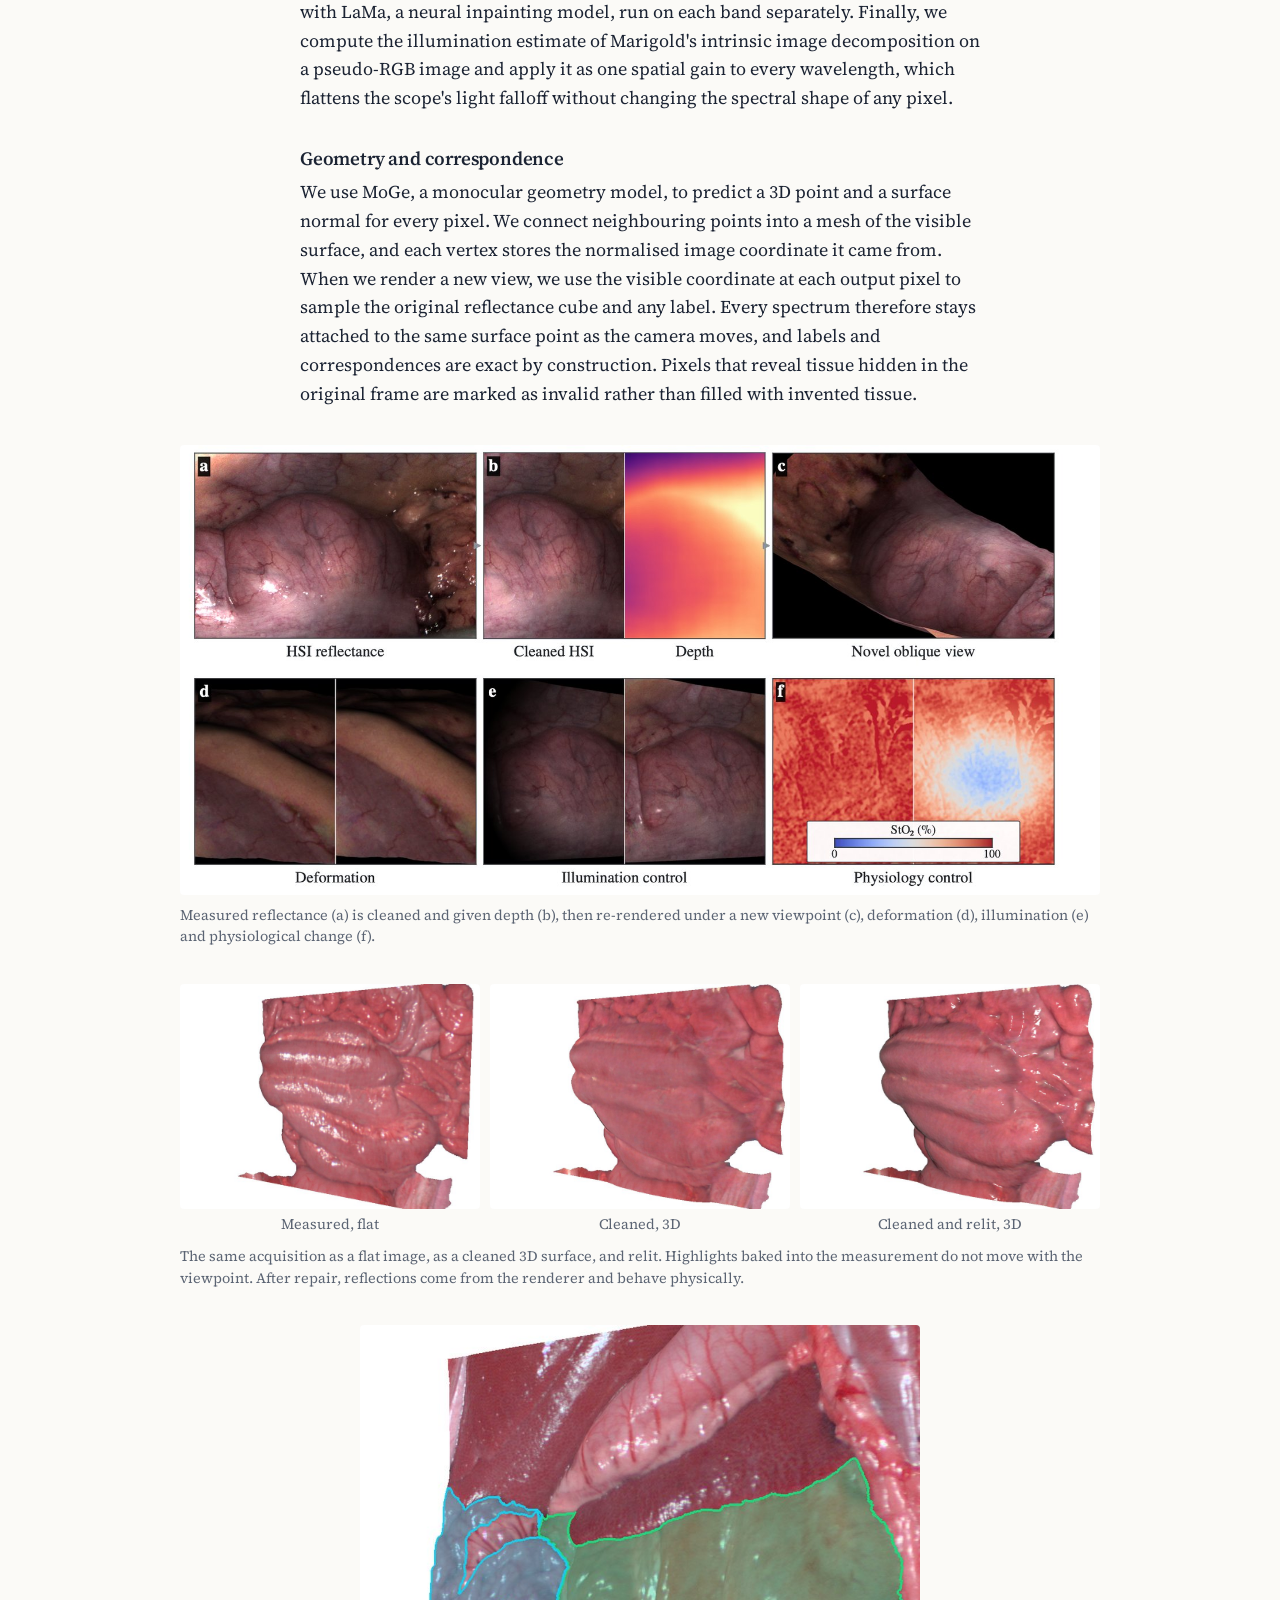
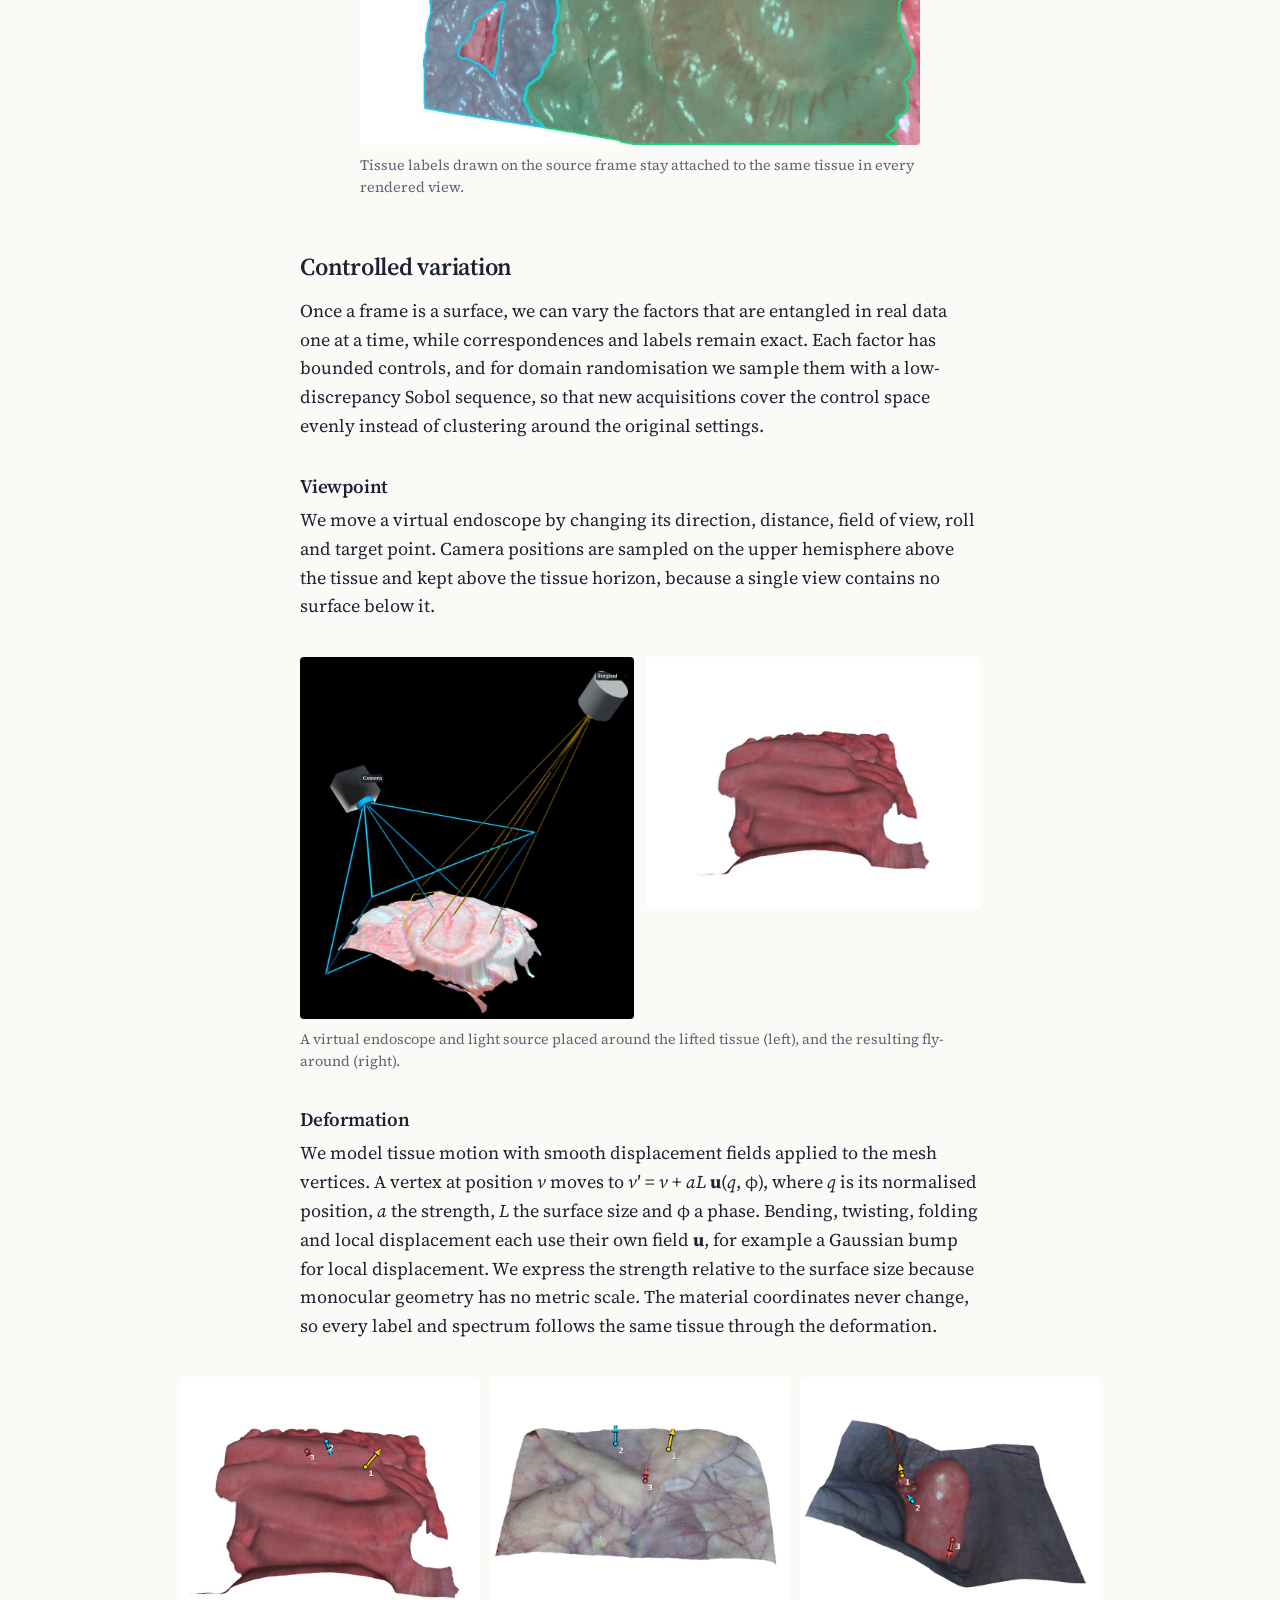
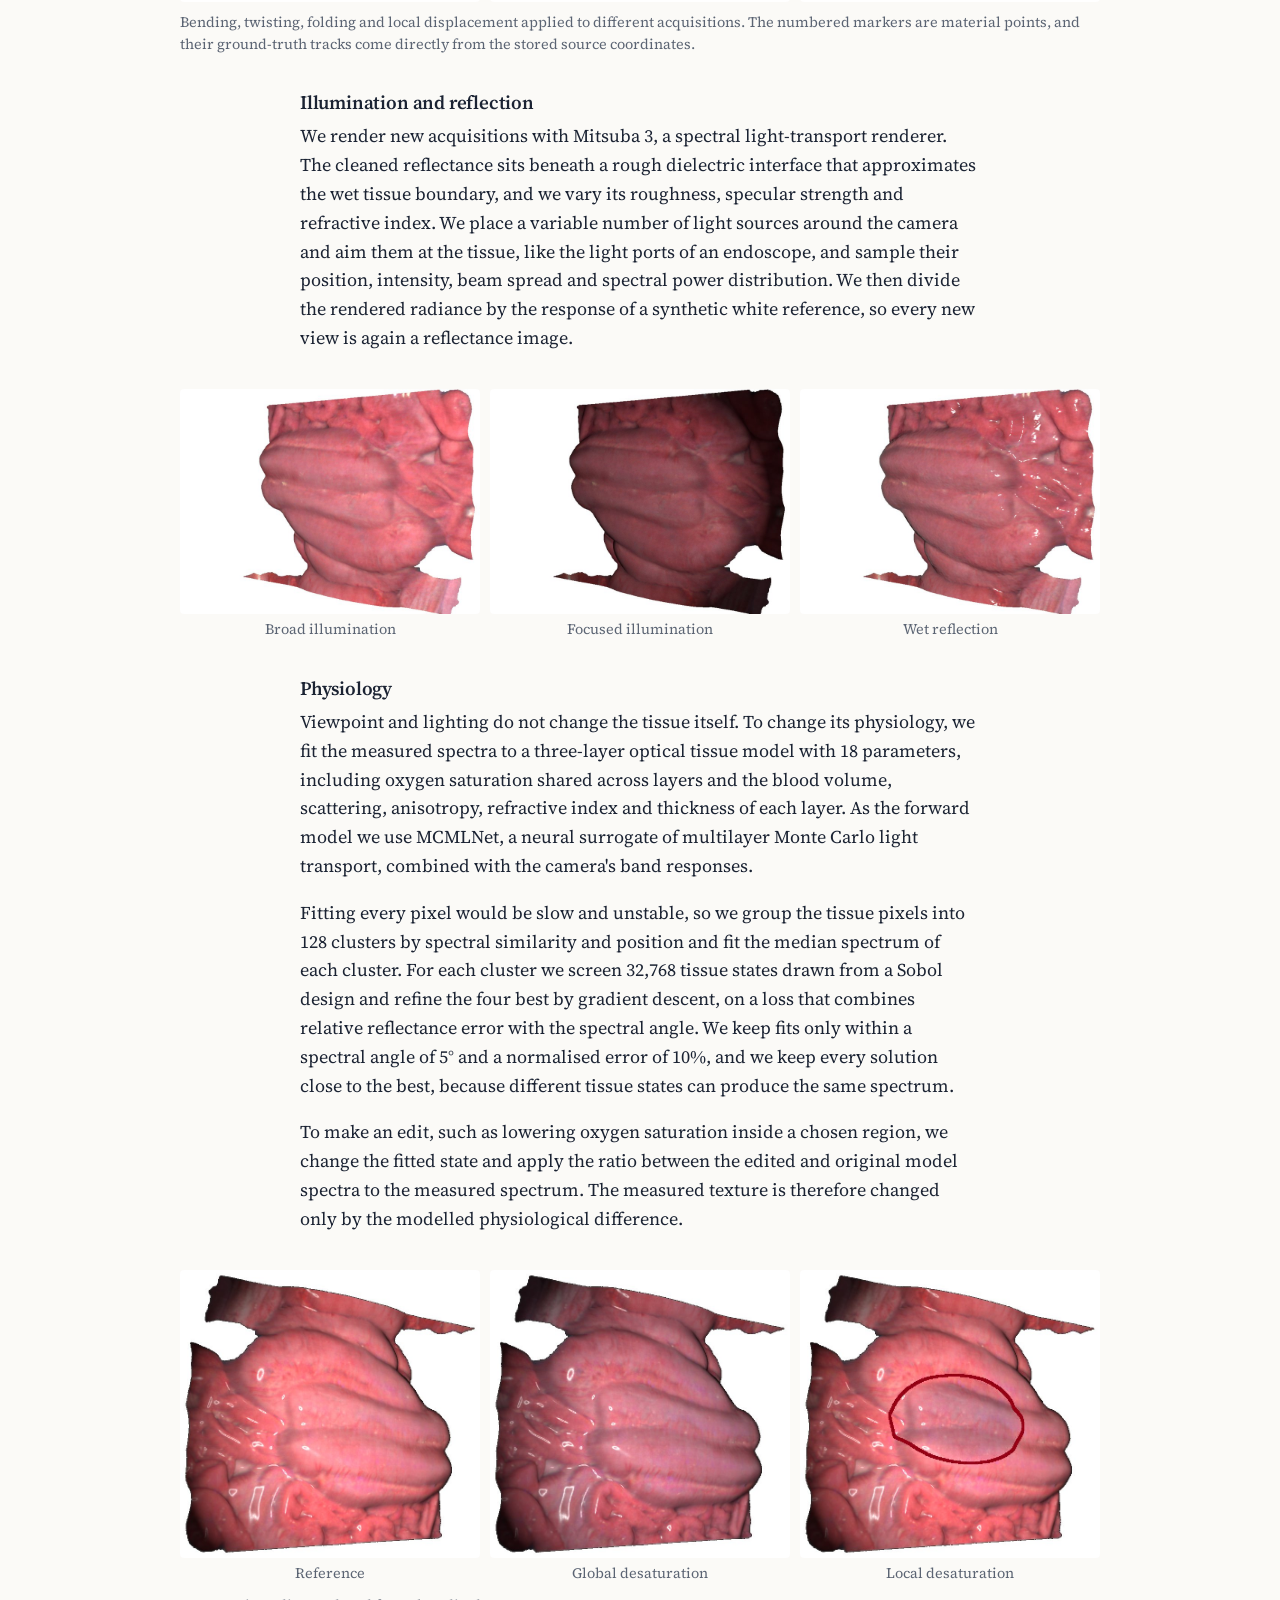
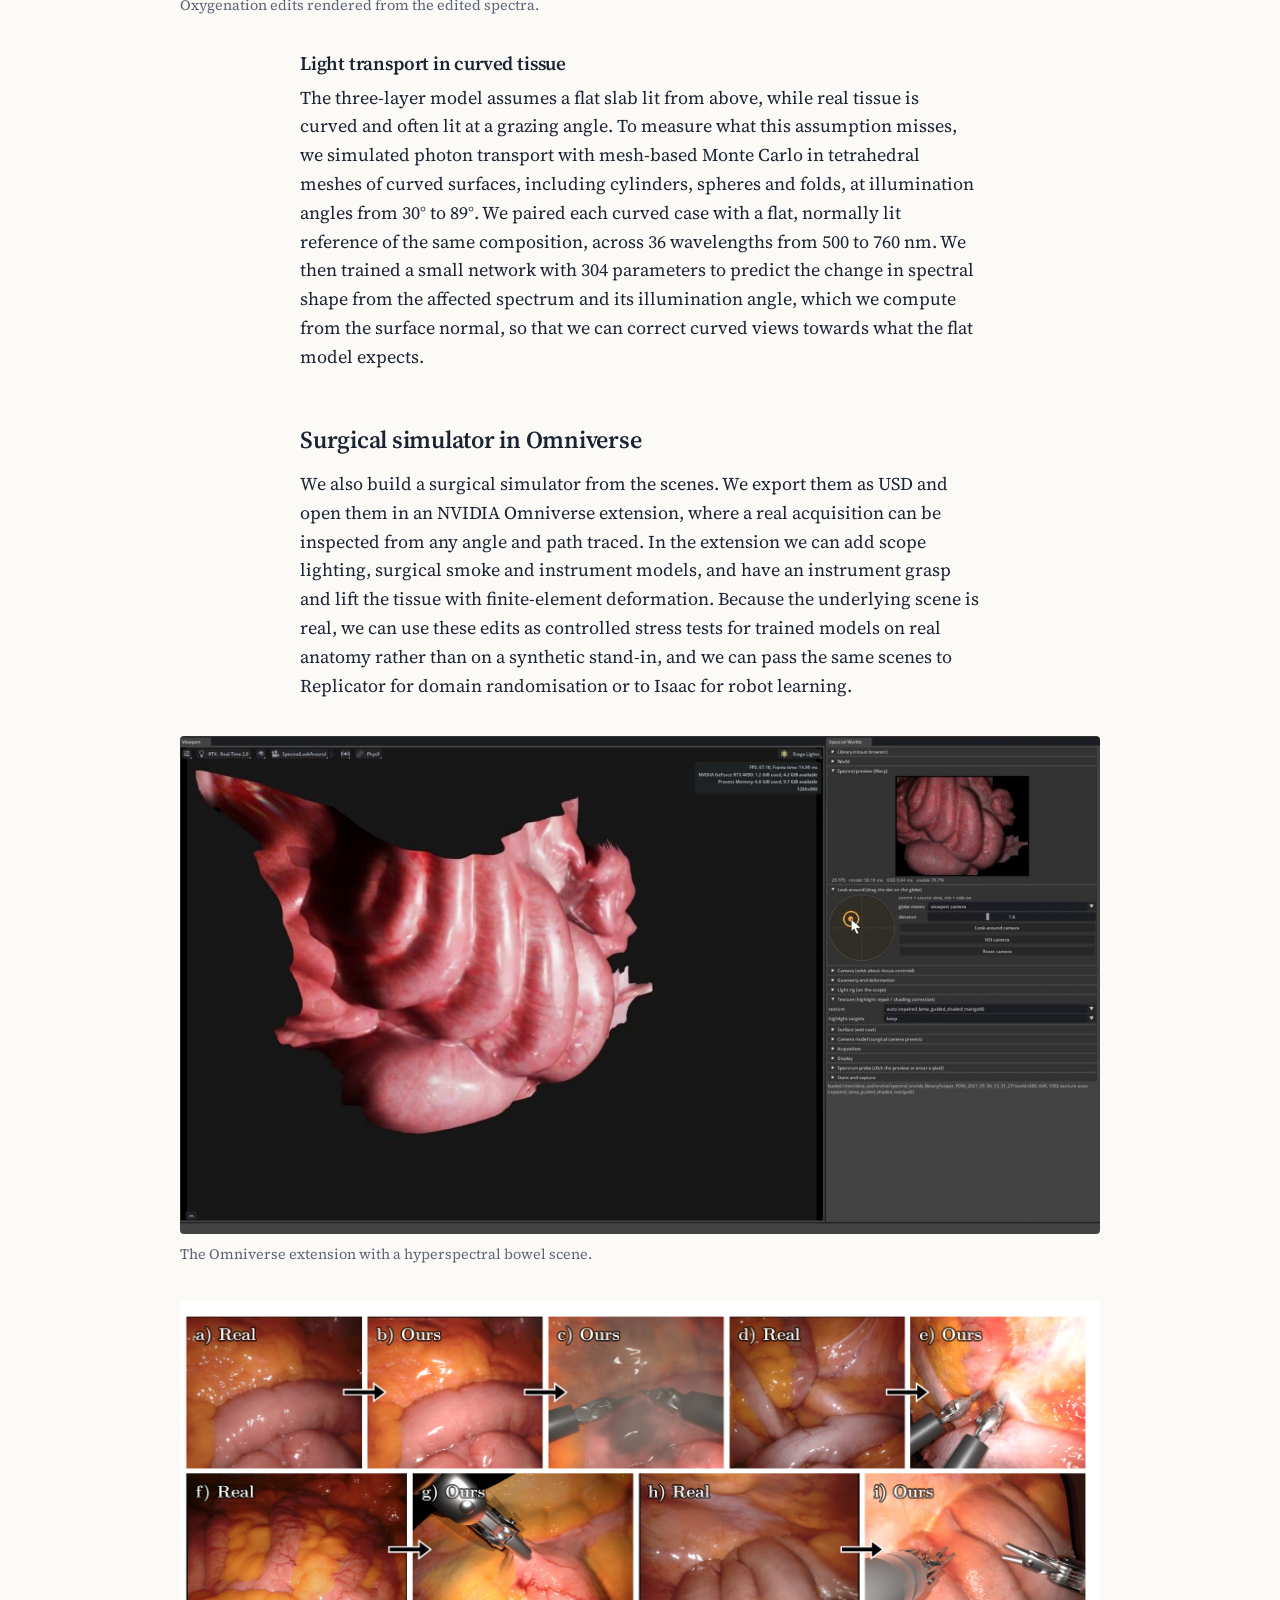
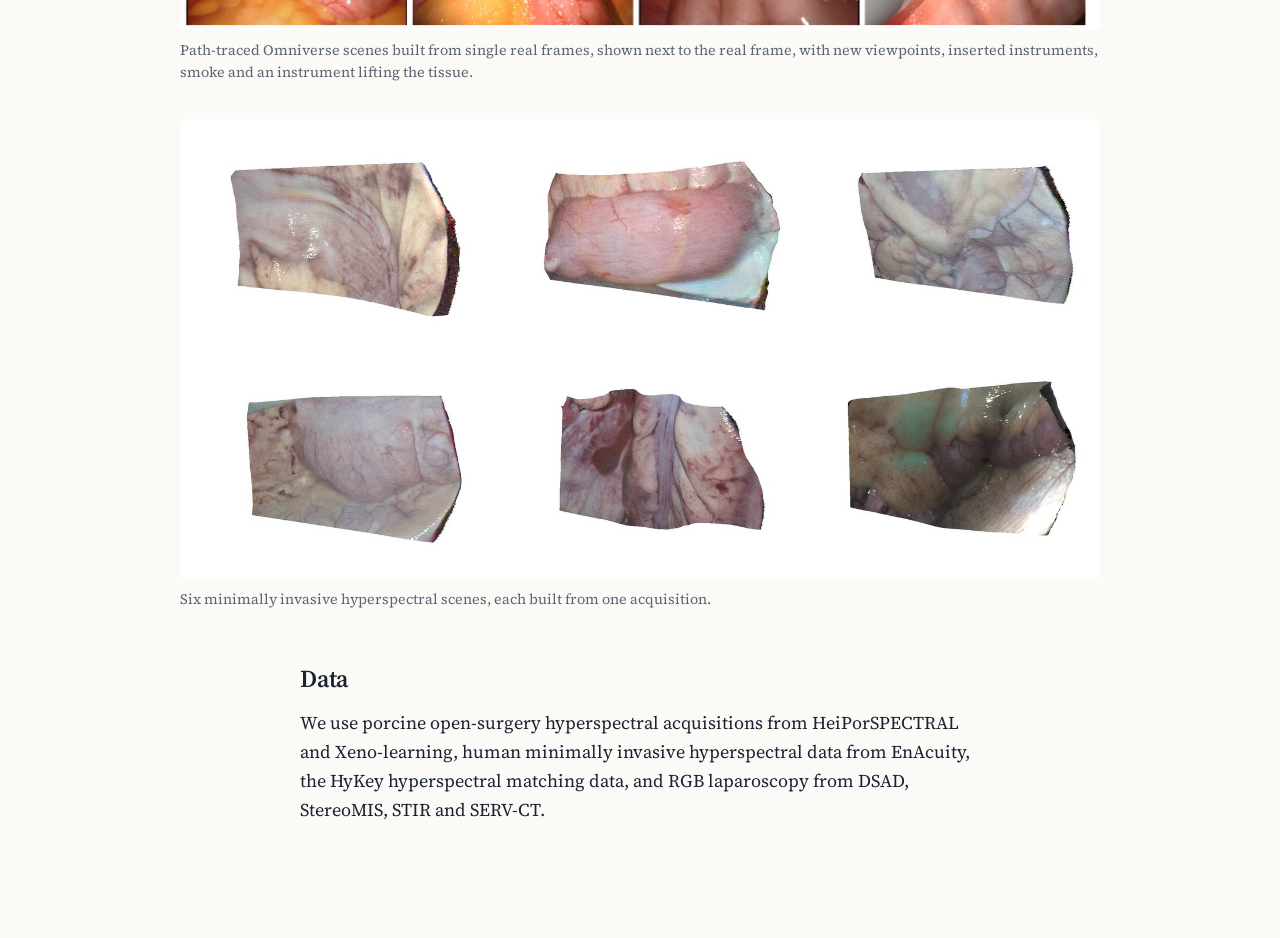
<file: surgical-worlds/index.html>
<!doctype html>
<html lang="en">
<head>
<meta charset="utf-8">
<meta name="viewport" content="width=device-width,initial-scale=1">
<title>Editable 3D Scenes from Single Hyperspectral and RGB Surgical Frames</title>
<meta name="description" content="Single hyperspectral and RGB surgical frames lifted to editable 3D scenes with exact correspondences and labels, for training and testing surgical vision models.">
<link rel="stylesheet" href="../style.css?v=2">
</head>
<body class="post">
<main>
<div class="back"><a href="../">← Archie McMurray</a></div>

<header>
  <h1>Editable 3D Scenes from Single Hyperspectral and RGB Surgical Frames</h1>
</header>
<p class="facts-line">September 2026 · Hyperspectral imaging, monocular 3D reconstruction, NVIDIA Omniverse</p>

<div class="prose">

<figure class="wide">
  <img src="assets/hero_mosaic.jpg" alt="Real hyperspectral surgical acquisitions and the 3D scenes built from them, rendered from new viewpoints">
  <figcaption>Real hyperspectral acquisitions and the 3D scenes built from them, rendered from viewpoints the camera never occupied.</figcaption>
</figure>

<h2>Motivation</h2>
<p>Hyperspectral imaging in surgery measures tissue composition beyond what an RGB camera can see, which makes it useful for judging perfusion and telling tissues apart during an operation. The difficulty is data. There are only a few labelled acquisitions, and the variation that matters in practice, such as changes in viewpoint, tissue motion and illumination, is rarely recorded under control.</p>
<p>Each of the usual workarounds misses part of this. 2D augmentation warps the image, so it cannot produce parallax or occlusion. Generative models need the same training data that is missing in the first place. Fully simulated scenes give full control, but they neither look nor measure like real tissue, so a model trained on them learns the simulator.</p>
<p>In this work we take a different route. We lift a single real frame into a 3D scene that keeps its measured appearance, generate controlled variation around it, and build a surgical simulator from the same scenes in NVIDIA Omniverse. Every rendered pixel is tied to a source pixel, so labels and correspondences are known by construction. The question we set out to answer is whether variation built this way is a better source of training and test data than 2D augmentation.</p>

<h2>Single-frame 3D reconstruction</h2>
<p>The input is a calibrated reflectance cube, either a hyperspectral frame with 16 to 20 bands or an RGB frame. Before we lift it to 3D, we remove the traces of the light that recorded it, because anything left in the texture, such as a specular highlight, would move with the tissue in every new view.</p>
<h3>Removing the original acquisition</h3>
<p>First we prompt SAM 3 with the names of instruments and other non-tissue material, and exclude those pixels from the tissue surface. We then locate specular highlights with HFA-Net, a highlight detector that we adapted to hyperspectral data by sharing one mask across all wavelengths. We tuned its threshold, minimum region size and mask dilation on renders of cleaned tissue with and without a wet layer, where the true highlight positions are known. We fill the masked regions with LaMa, a neural inpainting model, run on each band separately. Finally, we compute the illumination estimate of Marigold's intrinsic image decomposition on a pseudo-RGB image and apply it as one spatial gain to every wavelength, which flattens the scope's light falloff without changing the spectral shape of any pixel.</p>
<h3>Geometry and correspondence</h3>
<p>We use MoGe, a monocular geometry model, to predict a 3D point and a surface normal for every pixel. We connect neighbouring points into a mesh of the visible surface, and each vertex stores the normalised image coordinate it came from. When we render a new view, we use the visible coordinate at each output pixel to sample the original reflectance cube and any label. Every spectrum therefore stays attached to the same surface point as the camera moves, and labels and correspondences are exact by construction. Pixels that reveal tissue hidden in the original frame are marked as invalid rather than filled with invented tissue.</p>

<figure class="wide">
  <img src="assets/pipeline.jpg" alt="Six panels from measured reflectance to re-rendered views under new viewpoint, deformation, illumination and physiology">
  <figcaption>Measured reflectance (a) is cleaned and given depth (b), then re-rendered under a new viewpoint (c), deformation (d), illumination (e) and physiological change (f).</figcaption>
</figure>

<figure class="wide">
  <div class="trio">
    <div><video src="assets/fp_measured.mp4" poster="assets/poster_measured.jpg" autoplay loop muted playsinline></video><div class="sub">Measured, flat</div></div>
    <div><video src="assets/fp_cleaned.mp4" poster="assets/poster_cleaned.jpg" autoplay loop muted playsinline></video><div class="sub">Cleaned, 3D</div></div>
    <div><video src="assets/fp_relit.mp4" poster="assets/poster_relit.jpg" autoplay loop muted playsinline></video><div class="sub">Cleaned and relit, 3D</div></div>
  </div>
  <figcaption>The same acquisition as a flat image, as a cleaned 3D surface, and relit. Highlights baked into the measurement do not move with the viewpoint. After repair, reflections come from the renderer and behave physically.</figcaption>
</figure>

<figure class="half">
  <video src="assets/labels.mp4" poster="assets/poster_labels.jpg" autoplay loop muted playsinline></video>
  <figcaption>Tissue labels drawn on the source frame stay attached to the same tissue in every rendered view.</figcaption>
</figure>

<h2>Controlled variation</h2>
<p>Once a frame is a surface, we can vary the factors that are entangled in real data one at a time, while correspondences and labels remain exact. Each factor has bounded controls, and for domain randomisation we sample them with a low-discrepancy Sobol sequence, so that new acquisitions cover the control space evenly instead of clustering around the original settings.</p>

<h3>Viewpoint</h3>
<p>We move a virtual endoscope by changing its direction, distance, field of view, roll and target point. Camera positions are sampled on the upper hemisphere above the tissue and kept above the tissue horizon, because a single view contains no surface below it.</p>
<figure>
  <div class="pair">
    <img src="assets/viewpoint_rig.jpg" alt="A virtual endoscope and light source placed around the lifted tissue">
    <video src="assets/viewpoint.mp4" poster="assets/poster_viewpoint.jpg" autoplay loop muted playsinline></video>
  </div>
  <figcaption>A virtual endoscope and light source placed around the lifted tissue (left), and the resulting fly-around (right).</figcaption>
</figure>

<h3>Deformation</h3>
<p>We model tissue motion with smooth displacement fields applied to the mesh vertices. A vertex at position <i>v</i> moves to <i>v</i>′ = <i>v</i> + <i>aL</i> <b>u</b>(<i>q</i>, φ), where <i>q</i> is its normalised position, <i>a</i> the strength, <i>L</i> the surface size and φ a phase. Bending, twisting, folding and local displacement each use their own field <b>u</b>, for example a Gaussian bump for local displacement. We express the strength relative to the surface size because monocular geometry has no metric scale. The material coordinates never change, so every label and spectrum follows the same tissue through the deformation.</p>
<figure class="wide">
  <div class="trio">
    <video src="assets/deform1.mp4" poster="assets/poster_def1.jpg" autoplay loop muted playsinline></video>
    <video src="assets/deform3.mp4" poster="assets/poster_def3.jpg" autoplay loop muted playsinline></video>
    <video src="assets/deform6.mp4" poster="assets/poster_def6.jpg" autoplay loop muted playsinline></video>
  </div>
  <figcaption>Bending, twisting, folding and local displacement applied to different acquisitions. The numbered markers are material points, and their ground-truth tracks come directly from the stored source coordinates.</figcaption>
</figure>

<h3>Illumination and reflection</h3>
<p>We render new acquisitions with Mitsuba 3, a spectral light-transport renderer. The cleaned reflectance sits beneath a rough dielectric interface that approximates the wet tissue boundary, and we vary its roughness, specular strength and refractive index. We place a variable number of light sources around the camera and aim them at the tissue, like the light ports of an endoscope, and sample their position, intensity, beam spread and spectral power distribution. We then divide the rendered radiance by the response of a synthetic white reference, so every new view is again a reflectance image.</p>
<figure class="wide">
  <div class="trio">
    <div><img src="assets/cond_broad.jpg" alt="Bowel surface under broad, even illumination"><div class="sub">Broad illumination</div></div>
    <div><img src="assets/cond_focused.jpg" alt="The same surface under a focused scope light"><div class="sub">Focused illumination</div></div>
    <div><img src="assets/cond_wet.jpg" alt="The same surface with a thin wet layer"><div class="sub">Wet reflection</div></div>
  </div>
</figure>

<h3>Physiology</h3>
<p>Viewpoint and lighting do not change the tissue itself. To change its physiology, we fit the measured spectra to a three-layer optical tissue model with 18 parameters, including oxygen saturation shared across layers and the blood volume, scattering, anisotropy, refractive index and thickness of each layer. As the forward model we use MCMLNet, a neural surrogate of multilayer Monte Carlo light transport, combined with the camera's band responses.</p>
<p>Fitting every pixel would be slow and unstable, so we group the tissue pixels into 128 clusters by spectral similarity and position and fit the median spectrum of each cluster. For each cluster we screen 32,768 tissue states drawn from a Sobol design and refine the four best by gradient descent, on a loss that combines relative reflectance error with the spectral angle. We keep fits only within a spectral angle of 5° and a normalised error of 10%, and we keep every solution close to the best, because different tissue states can produce the same spectrum.</p>
<p>To make an edit, such as lowering oxygen saturation inside a chosen region, we change the fitted state and apply the ratio between the edited and original model spectra to the measured spectrum. The measured texture is therefore changed only by the modelled physiological difference.</p>
<figure class="wide">
  <div class="trio">
    <div><img src="assets/physio_ref.jpg" alt="Bowel scene at its reference oxygenation"><div class="sub">Reference</div></div>
    <div><img src="assets/physio_global.jpg" alt="The same scene with oxygenation lowered everywhere"><div class="sub">Global desaturation</div></div>
    <div><img src="assets/physio_local.jpg" alt="The same scene with oxygenation lowered inside one region"><div class="sub">Local desaturation</div></div>
  </div>
  <figcaption>Oxygenation edits rendered from the edited spectra.</figcaption>
</figure>

<h3>Light transport in curved tissue</h3>
<p>The three-layer model assumes a flat slab lit from above, while real tissue is curved and often lit at a grazing angle. To measure what this assumption misses, we simulated photon transport with mesh-based Monte Carlo in tetrahedral meshes of curved surfaces, including cylinders, spheres and folds, at illumination angles from 30° to 89°. We paired each curved case with a flat, normally lit reference of the same composition, across 36 wavelengths from 500 to 760 nm. We then trained a small network with 304 parameters to predict the change in spectral shape from the affected spectrum and its illumination angle, which we compute from the surface normal, so that we can correct curved views towards what the flat model expects.</p>

<h2>Surgical simulator in Omniverse</h2>
<p>We also build a surgical simulator from the scenes. We export them as USD and open them in an NVIDIA Omniverse extension, where a real acquisition can be inspected from any angle and path traced. In the extension we can add scope lighting, surgical smoke and instrument models, and have an instrument grasp and lift the tissue with finite-element deformation. Because the underlying scene is real, we can use these edits as controlled stress tests for trained models on real anatomy rather than on a synthetic stand-in, and we can pass the same scenes to Replicator for domain randomisation or to Isaac for robot learning.</p>

<figure class="wide">
  <img src="assets/omniverse.jpg" alt="The Omniverse extension showing a hyperspectral bowel scene">
  <figcaption>The Omniverse extension with a hyperspectral bowel scene.</figcaption>
</figure>

<figure class="wide">
  <img src="assets/omniverse_pathtraced.jpg" alt="Path-traced Omniverse renders of real laparoscopic frames with new viewpoints, instruments, smoke and tissue deformation">
  <figcaption>Path-traced Omniverse scenes built from single real frames, shown next to the real frame, with new viewpoints, inserted instruments, smoke and an instrument lifting the tissue.</figcaption>
</figure>

<figure class="wide">
  <video src="assets/gallery.mp4" poster="assets/poster_gallery.jpg" autoplay loop muted playsinline></video>
  <figcaption>Six minimally invasive hyperspectral scenes, each built from one acquisition.</figcaption>
</figure>

<h2>Data</h2>
<p>We use porcine open-surgery hyperspectral acquisitions from HeiPorSPECTRAL and Xeno-learning, human minimally invasive hyperspectral data from EnAcuity, the HyKey hyperspectral matching data, and RGB laparoscopy from DSAD, StereoMIS, STIR and SERV-CT.</p>

</div>
</main>
</body>
</html>
</file>
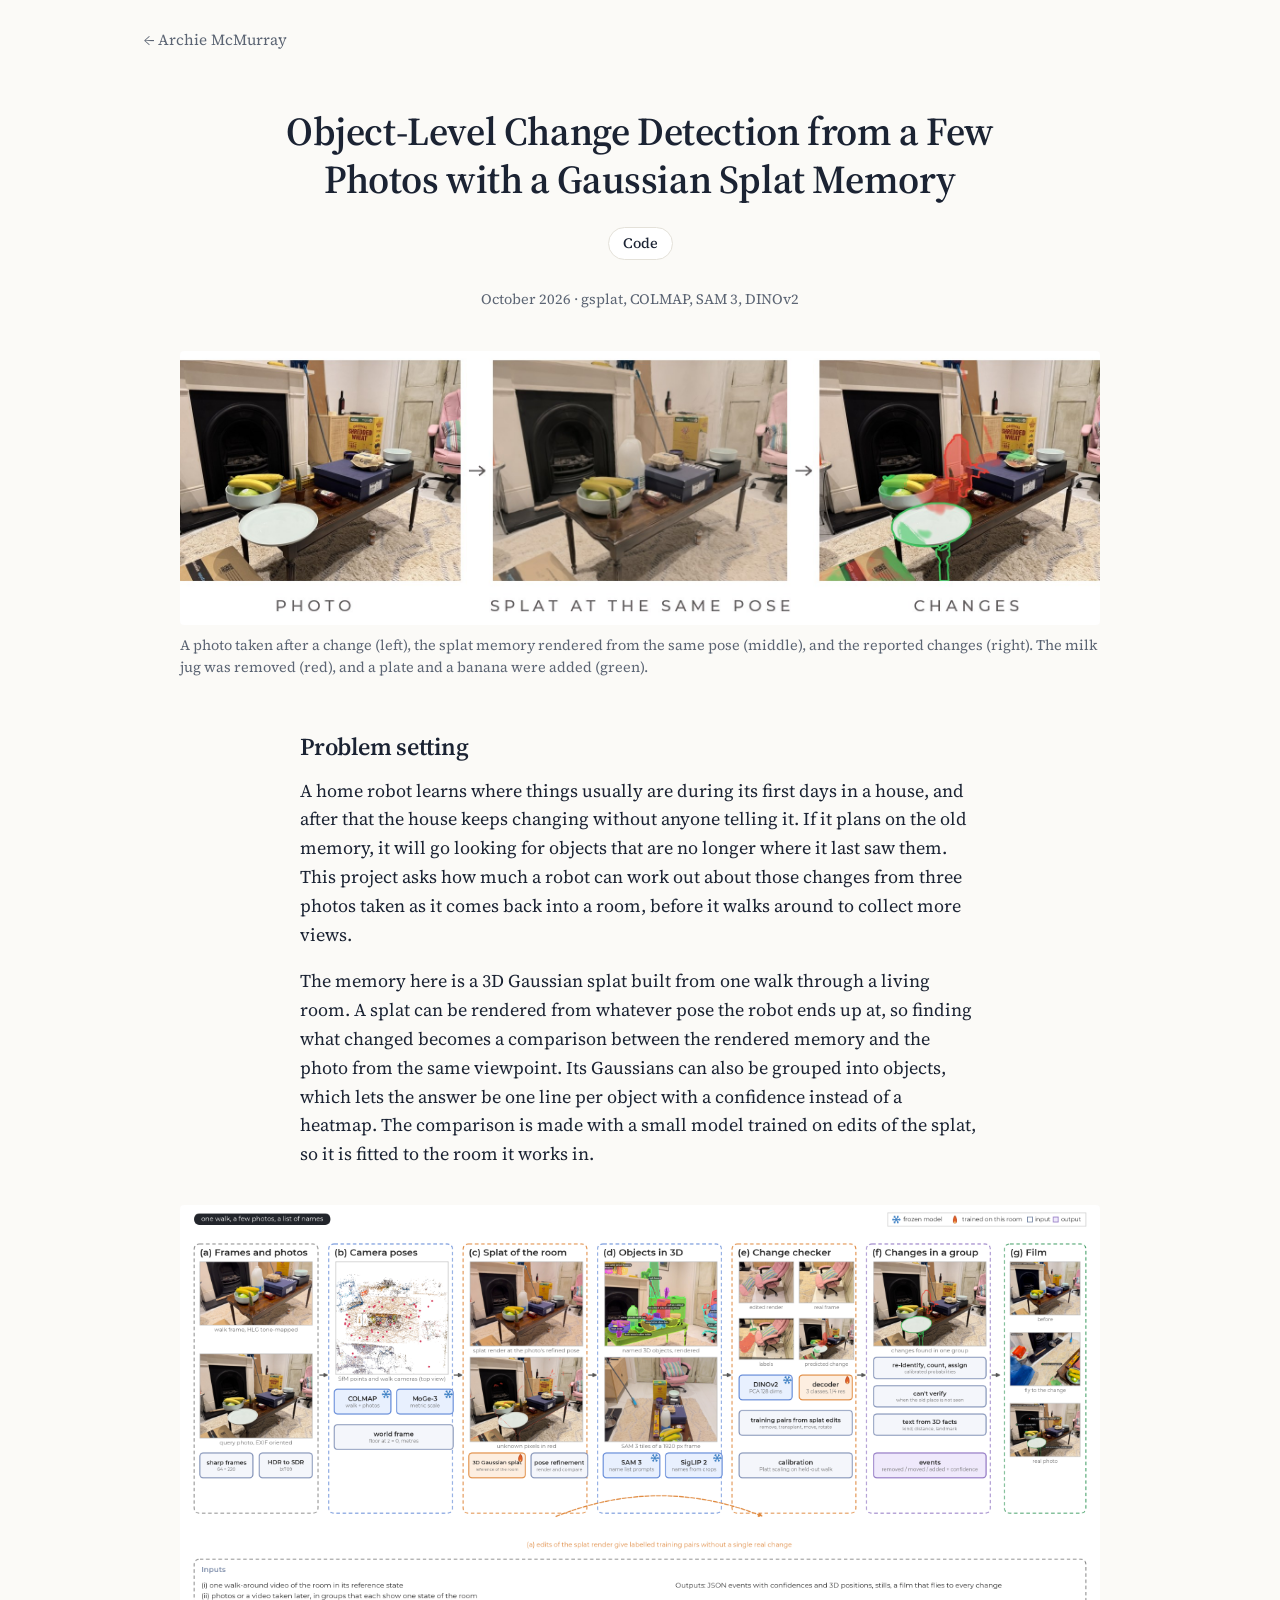
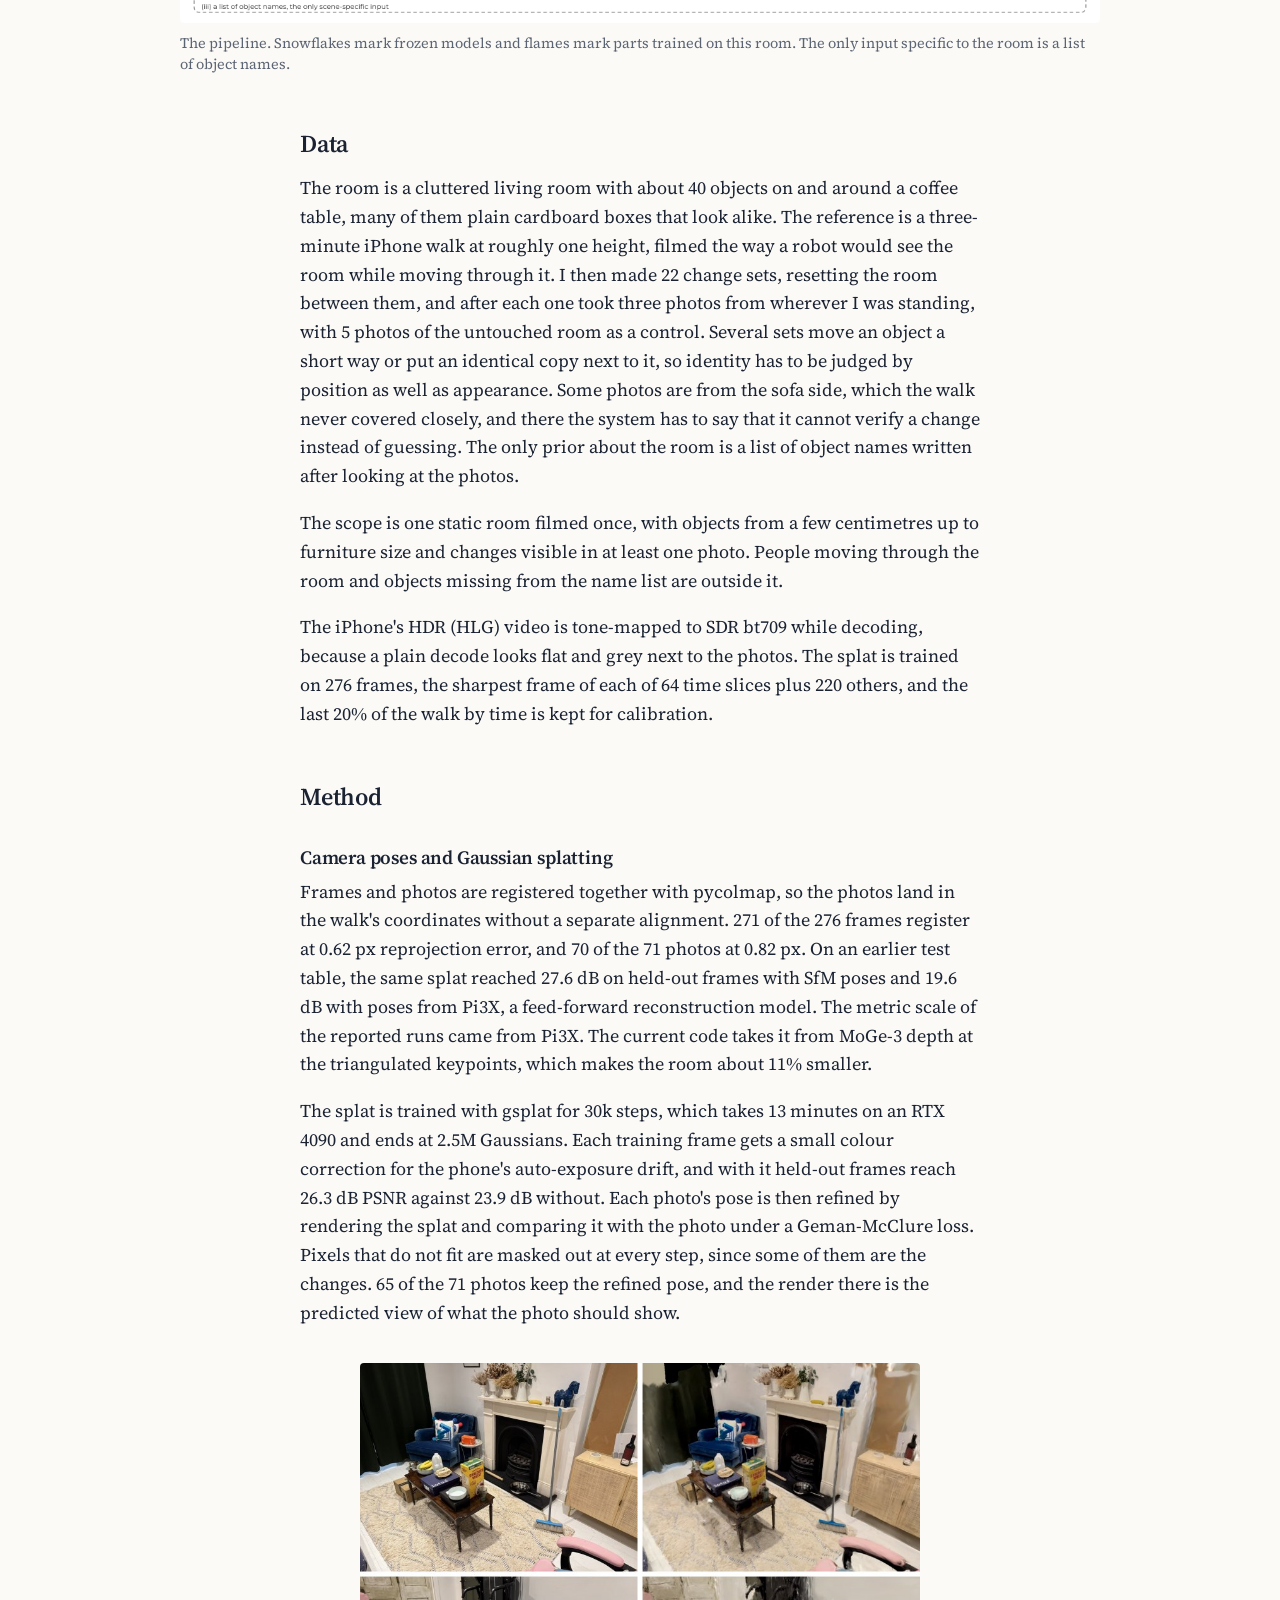
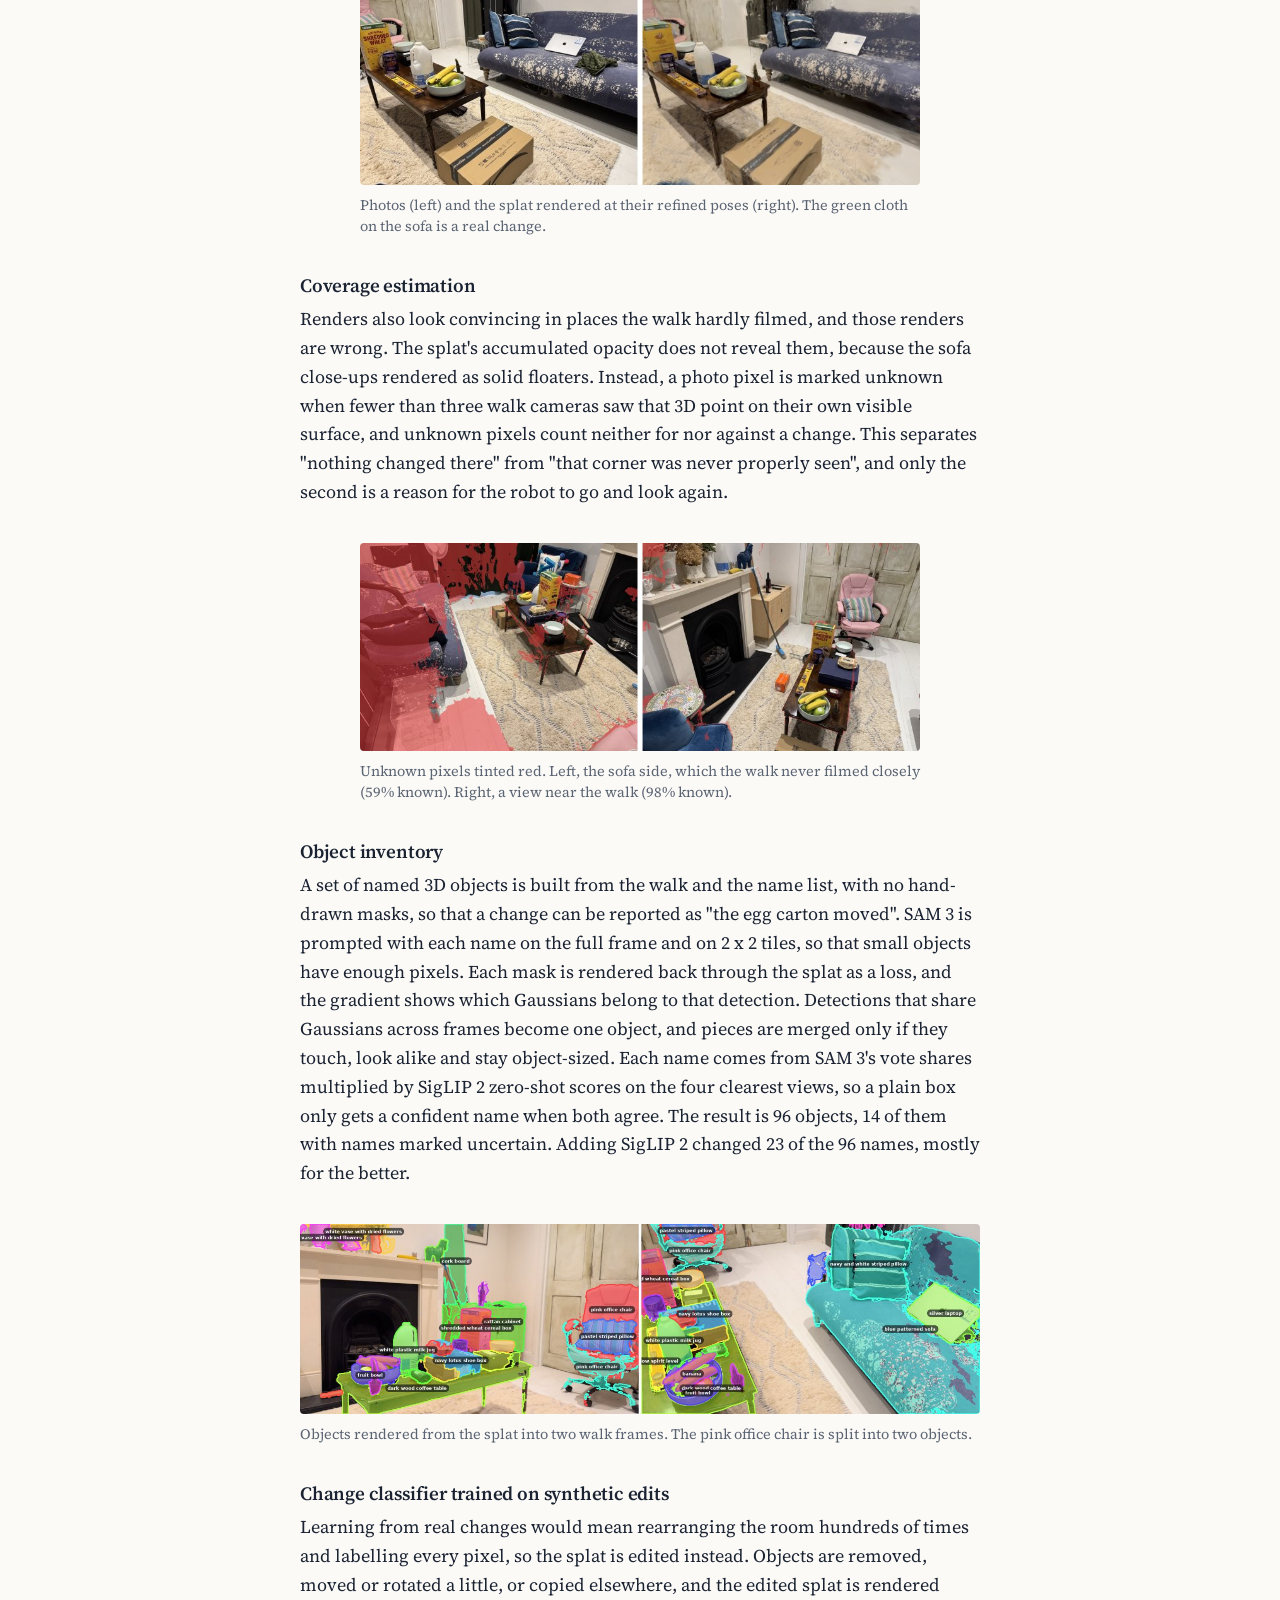
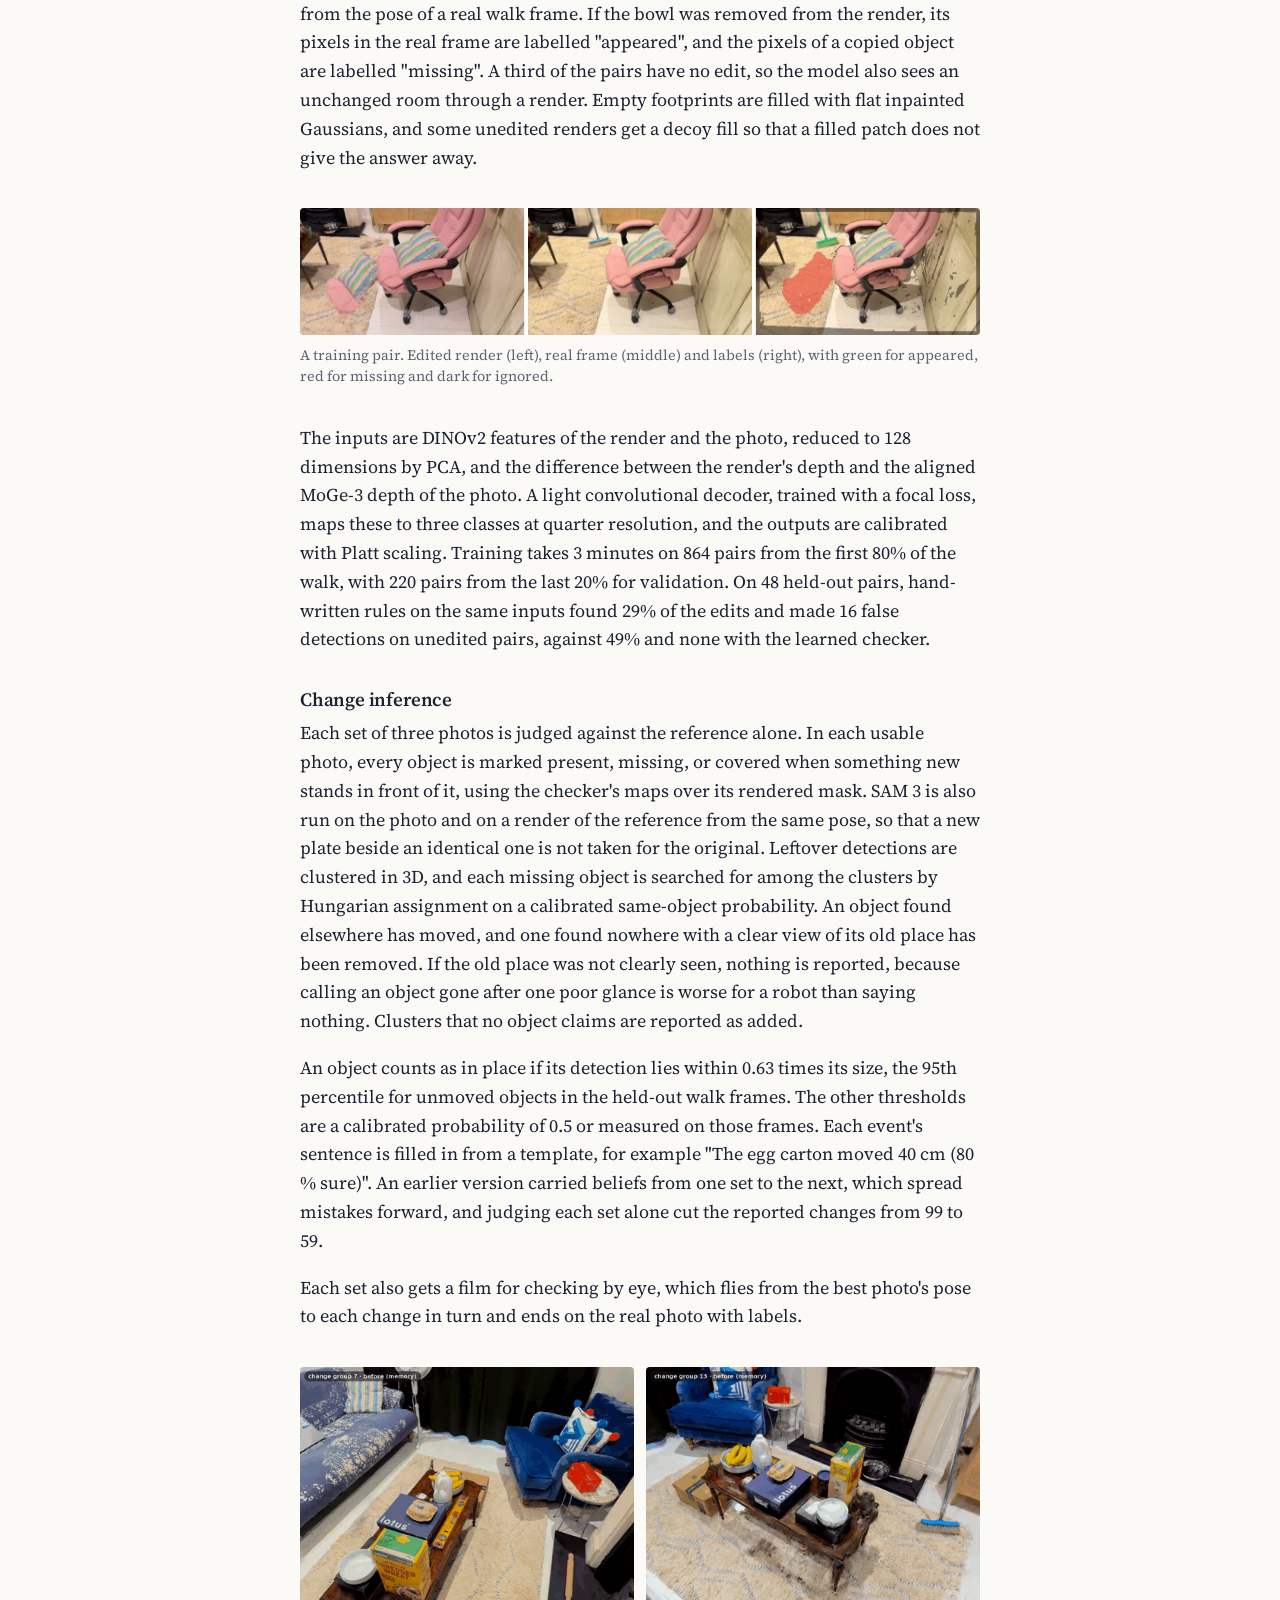
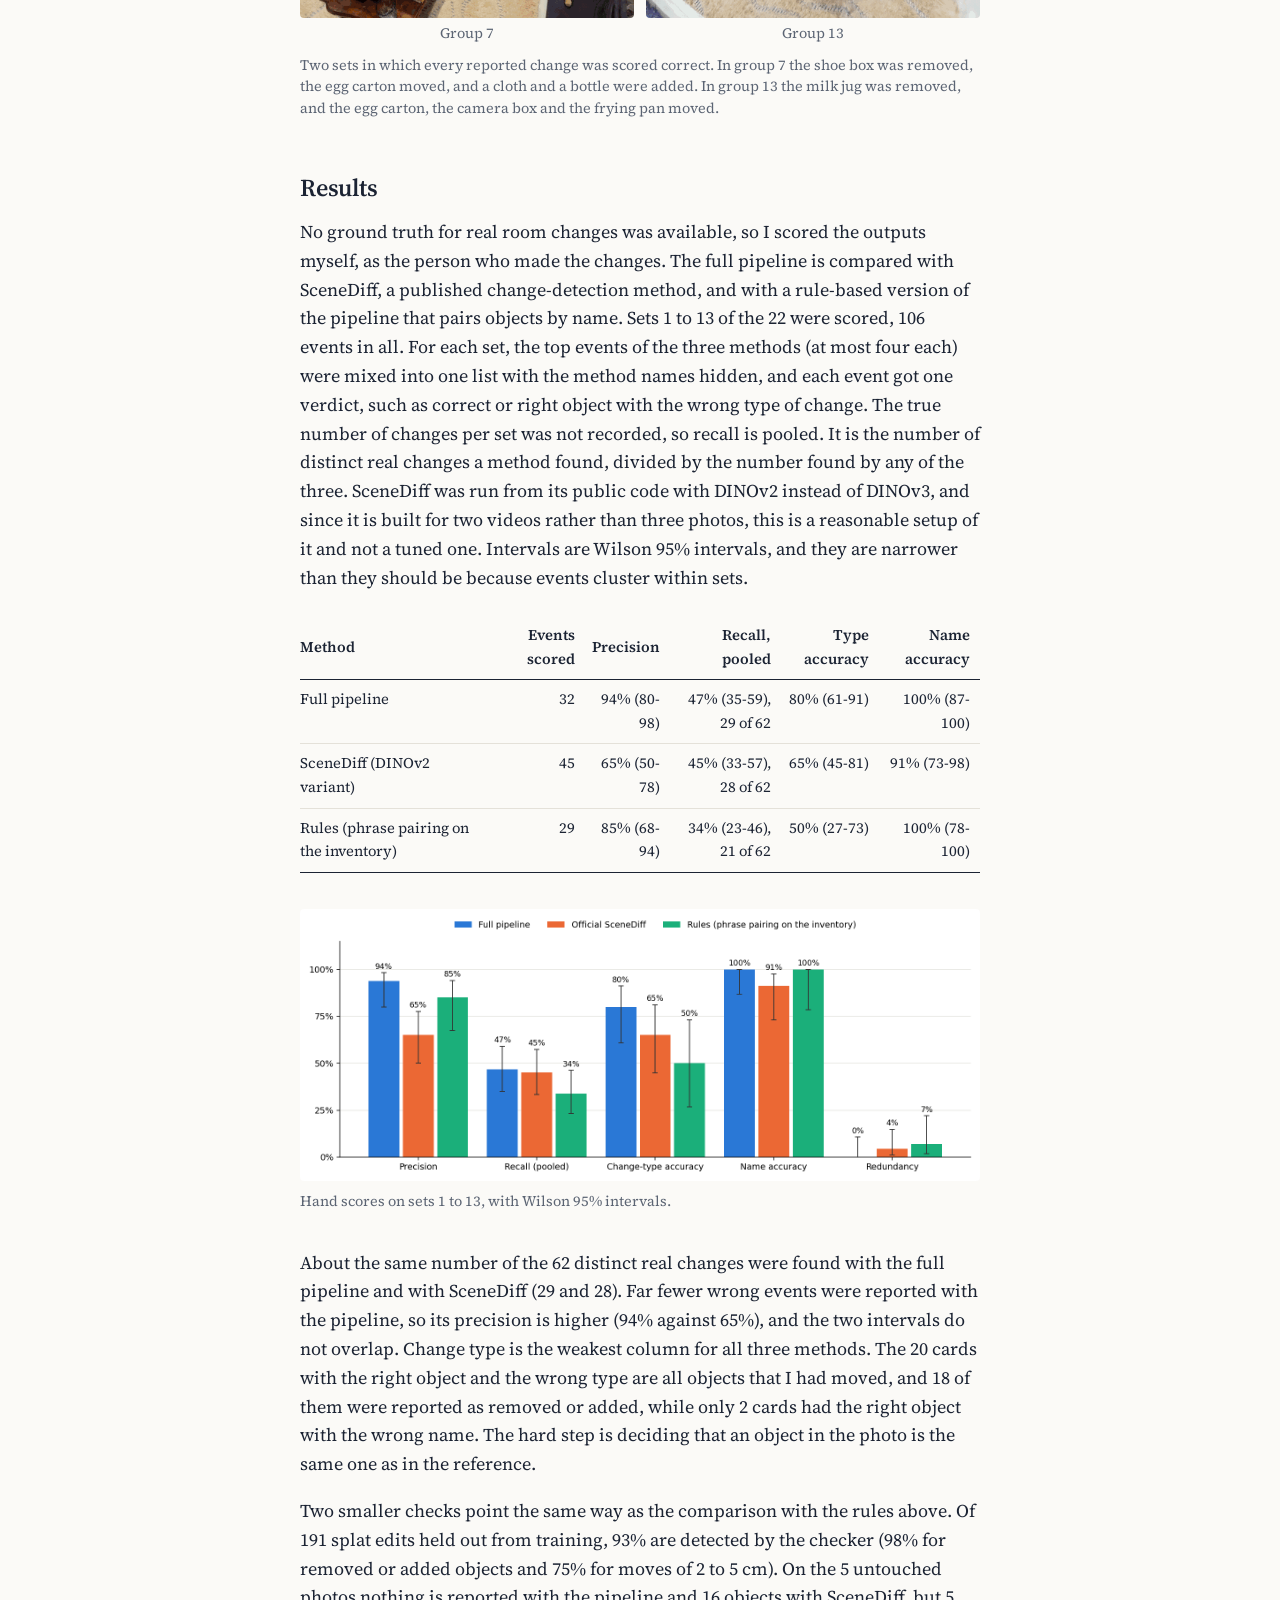
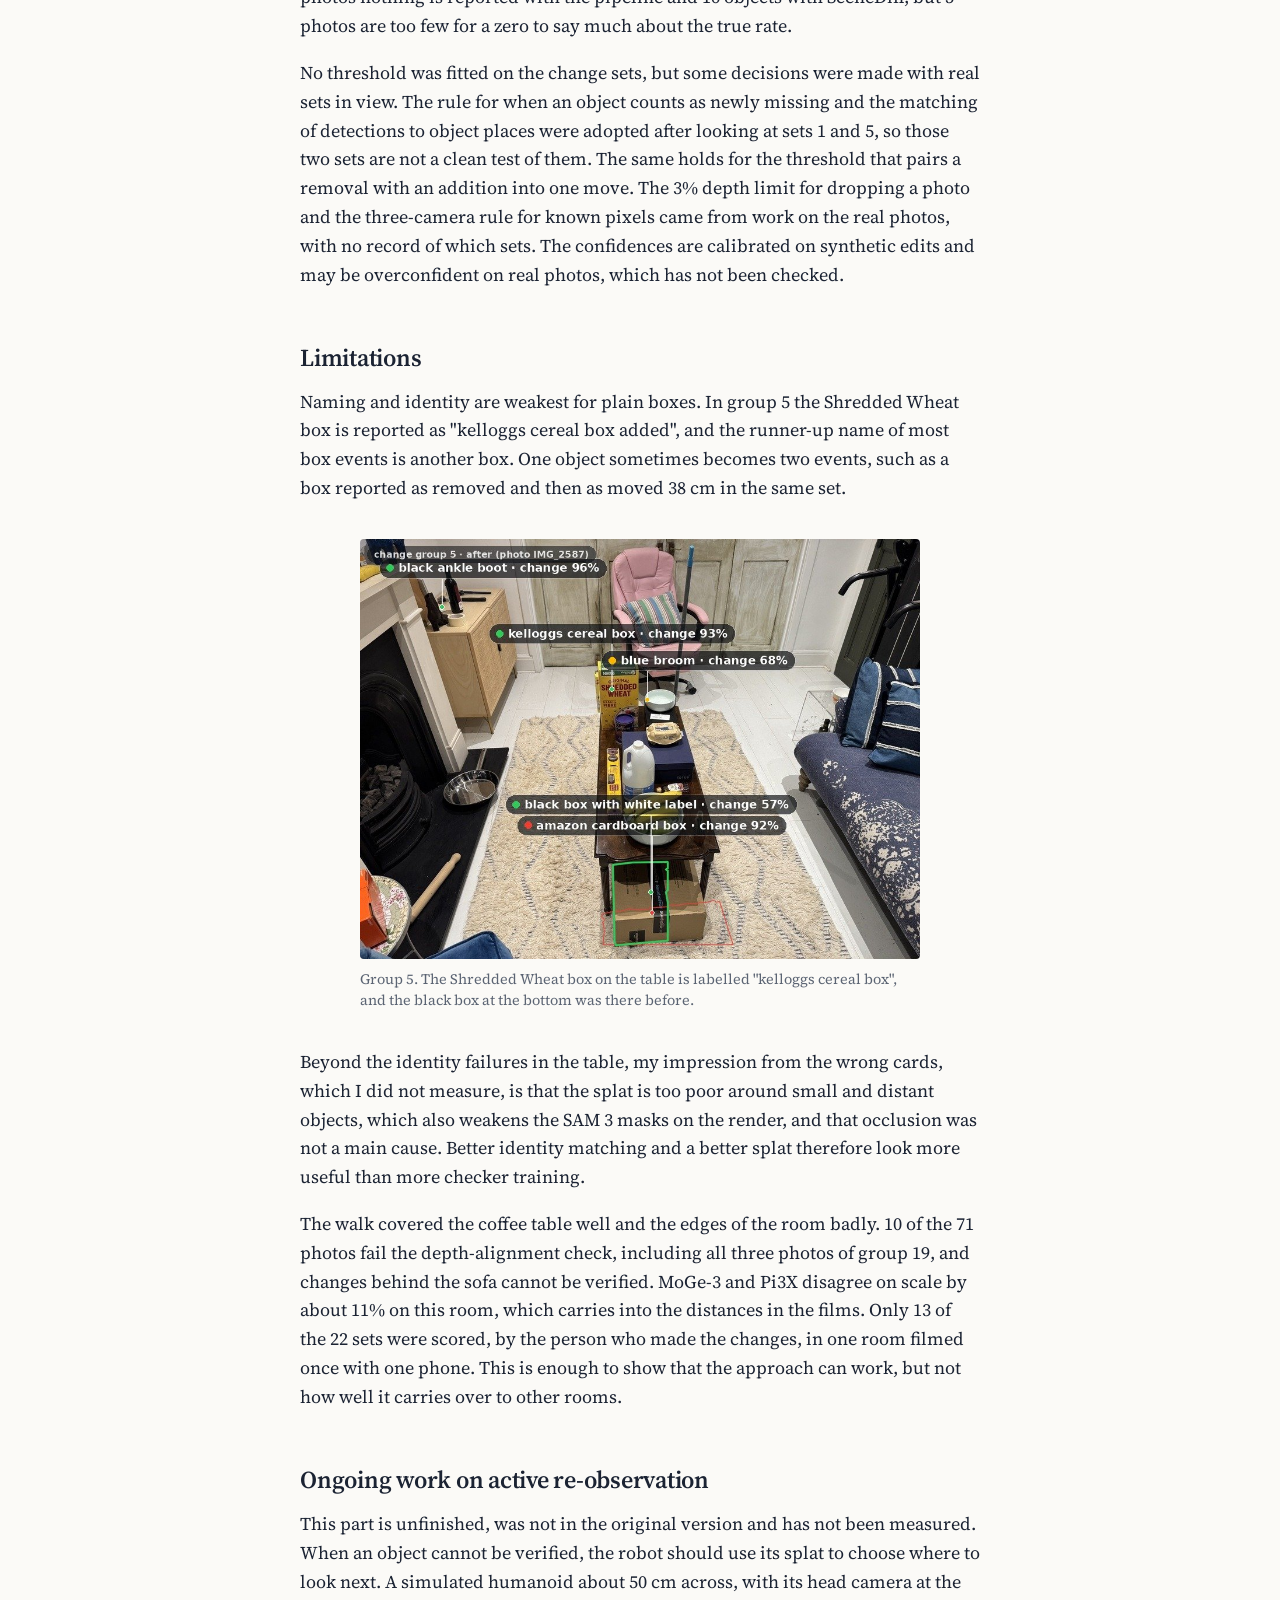
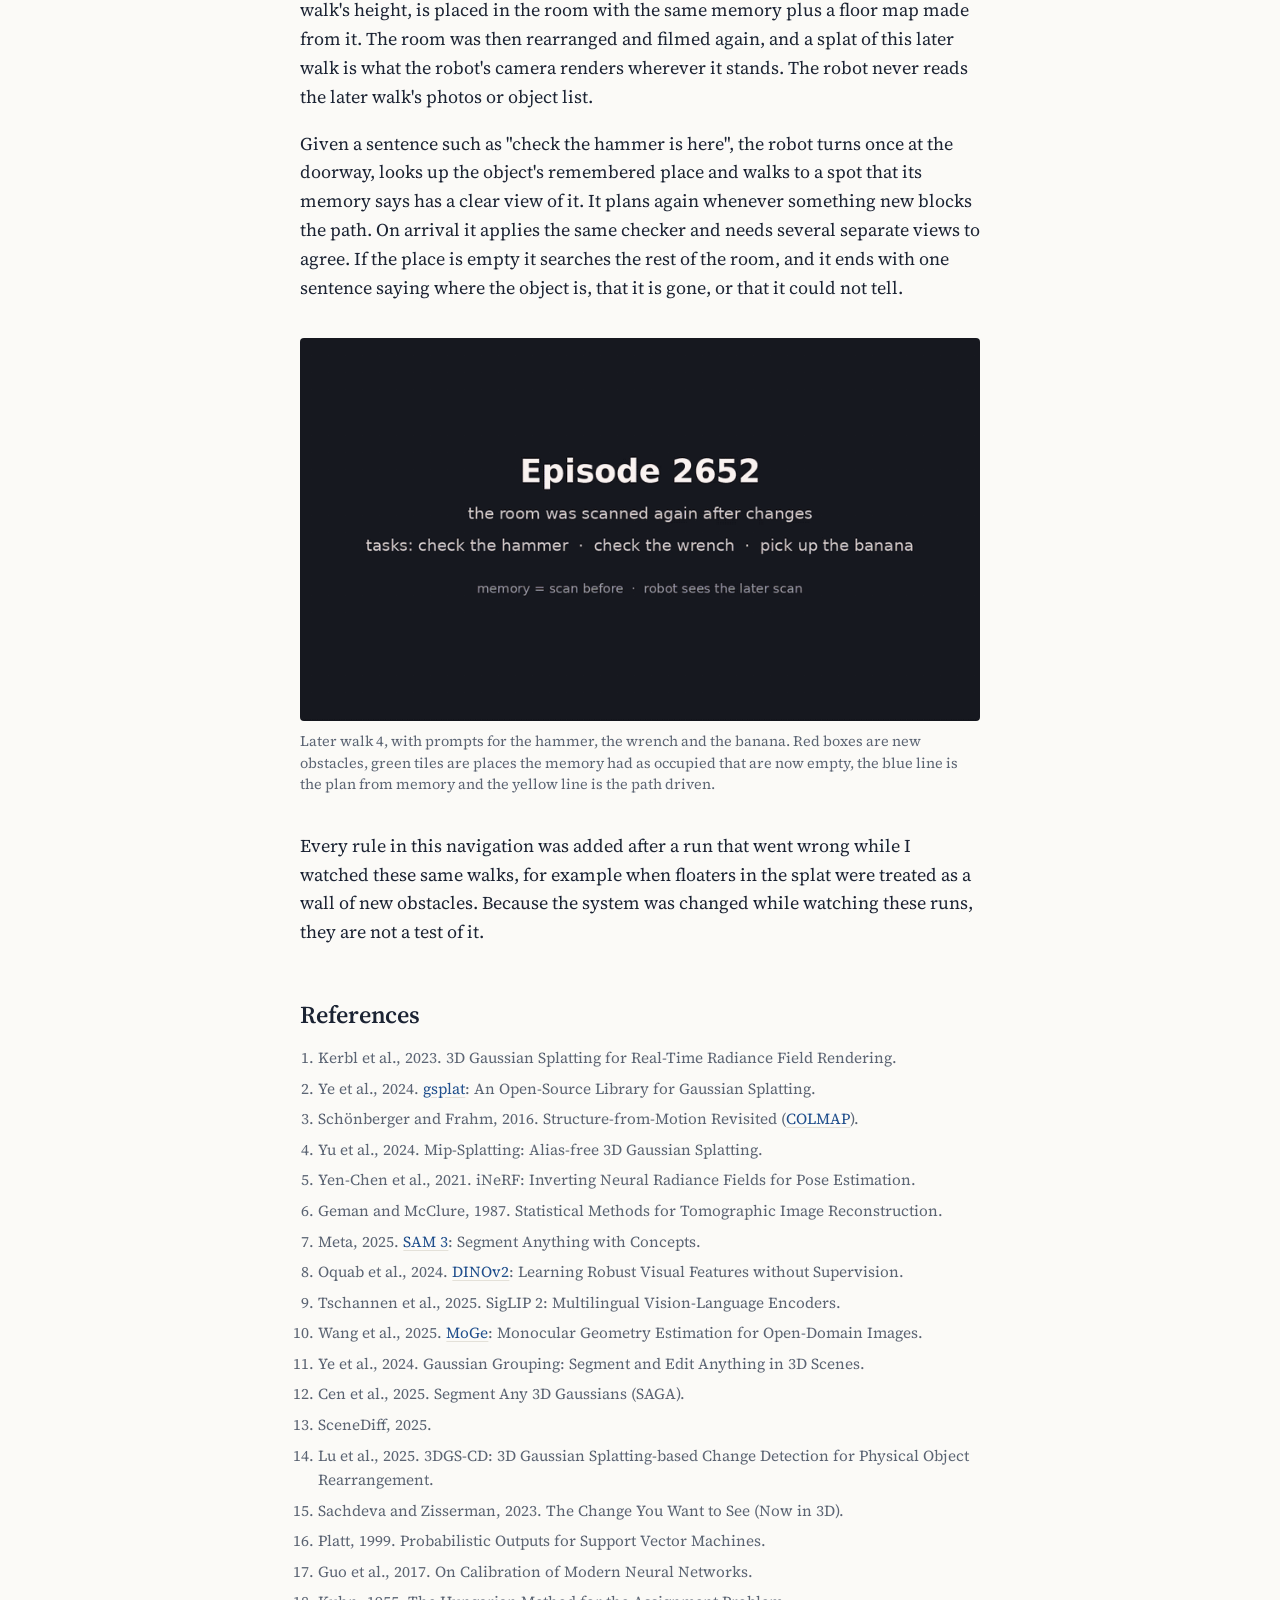
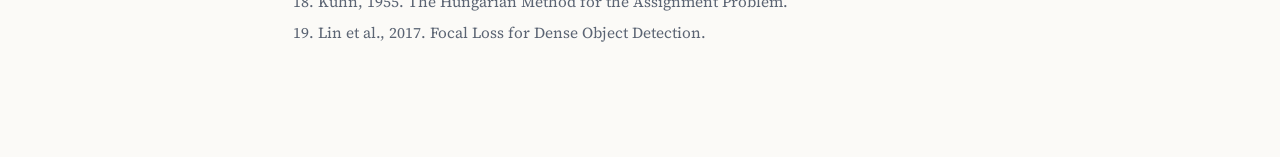
<file: where-did-my-stuff-go/index.html>
<!doctype html>
<html lang="en">
<head>
<meta charset="utf-8">
<meta name="viewport" content="width=device-width,initial-scale=1">
<title>Object-Level Change Detection from a Few Photos with a Gaussian Splat Memory</title>
<meta name="description" content="A Gaussian splat of a room is used as a robot's memory, and three later photos are compared with it to report which objects were removed, added or moved, each with a calibrated confidence.">
<link rel="stylesheet" href="../style.css?v=2">
</head>
<body class="post">
<main>
<div class="back"><a href="../">← Archie McMurray</a></div>

<header>
  <h1>Object-Level Change Detection from a Few Photos with a Gaussian Splat Memory</h1>
  <div class="buttons">
    <a class="btn" href="https://github.com/ar3o/where-did-my-stuff-go">Code</a>
  </div>
</header>
<p class="facts-line">October 2026 · gsplat, COLMAP, SAM 3, DINOv2</p>

<div class="prose">

<figure class="wide">
  <img src="assets/hero_strip-light.jpg" alt="Three views of the same moment. Left: a photo of the coffee table after a change. Middle: the Gaussian splat of the room rendered from the same camera pose, which still shows the milk jug and no plate. Right: the photo with the detected changes outlined, the milk jug removed in red and a plate and a banana added in green.">
  <figcaption>A photo taken after a change (left), the splat memory rendered from the same pose (middle), and the reported changes (right). The milk jug was removed (red), and a plate and a banana were added (green).</figcaption>
</figure>

<h2>Problem setting</h2>
<p>A home robot learns where things usually are during its first days in a house, and after that the house keeps changing without anyone telling it. If it plans on the old memory, it will go looking for objects that are no longer where it last saw them. This project asks how much a robot can work out about those changes from three photos taken as it comes back into a room, before it walks around to collect more views.</p>
<p>The memory here is a 3D Gaussian splat built from one walk through a living room. A splat can be rendered from whatever pose the robot ends up at, so finding what changed becomes a comparison between the rendered memory and the photo from the same viewpoint. Its Gaussians can also be grouped into objects, which lets the answer be one line per object with a confidence instead of a heatmap. The comparison is made with a small model trained on edits of the splat, so it is fitted to the room it works in.</p>

<figure class="wide">
  <img src="assets/arch_pipeline.png" alt="Overview of the pipeline: frames and photos, camera poses from SfM, a Gaussian splat of the room, objects in 3D named from a list, a change checker trained on edits of the splat, and the changes found in a group of photos and a film, each with real thumbnails and a snowflake for frozen models or a flame for parts trained on this room.">
  <figcaption>The pipeline. Snowflakes mark frozen models and flames mark parts trained on this room. The only input specific to the room is a list of object names.</figcaption>
</figure>

<h2>Data</h2>
<p>The room is a cluttered living room with about 40 objects on and around a coffee table, many of them plain cardboard boxes that look alike. The reference is a three-minute iPhone walk at roughly one height, filmed the way a robot would see the room while moving through it. I then made 22 change sets, resetting the room between them, and after each one took three photos from wherever I was standing, with 5 photos of the untouched room as a control. Several sets move an object a short way or put an identical copy next to it, so identity has to be judged by position as well as appearance. Some photos are from the sofa side, which the walk never covered closely, and there the system has to say that it cannot verify a change instead of guessing. The only prior about the room is a list of object names written after looking at the photos.</p>
<p>The scope is one static room filmed once, with objects from a few centimetres up to furniture size and changes visible in at least one photo. People moving through the room and objects missing from the name list are outside it.</p>
<p>The iPhone's HDR (HLG) video is tone-mapped to SDR bt709 while decoding, because a plain decode looks flat and grey next to the photos. The splat is trained on 276 frames, the sharpest frame of each of 64 time slices plus 220 others, and the last 20% of the walk by time is kept for calibration.</p>

<h2>Method</h2>

<h3>Camera poses and Gaussian splatting</h3>
<p>Frames and photos are registered together with pycolmap, so the photos land in the walk's coordinates without a separate alignment. 271 of the 276 frames register at 0.62 px reprojection error, and 70 of the 71 photos at 0.82 px. On an earlier test table, the same splat reached 27.6 dB on held-out frames with SfM poses and 19.6 dB with poses from Pi3X, a feed-forward reconstruction model. The metric scale of the reported runs came from Pi3X. The current code takes it from MoGe-3 depth at the triangulated keypoints, which makes the room about 11% smaller.</p>
<p>The splat is trained with gsplat for 30k steps, which takes 13 minutes on an RTX 4090 and ends at 2.5M Gaussians. Each training frame gets a small colour correction for the phone's auto-exposure drift, and with it held-out frames reach 26.3 dB PSNR against 23.9 dB without. Each photo's pose is then refined by rendering the splat and comparing it with the photo under a Geman-McClure loss. Pixels that do not fit are masked out at every step, since some of them are the changes. 65 of the 71 photos keep the refined pose, and the render there is the predicted view of what the photo should show.</p>

<figure class="half">
  <img src="assets/media/predicted.jpg" alt="Two photos on the left and the splat rendered from the same refined poses on the right. The renders match closely, and the green cloth on the sofa in the second photo is missing from its render because it was added later.">
  <figcaption>Photos (left) and the splat rendered at their refined poses (right). The green cloth on the sofa is a real change.</figcaption>
</figure>

<h3>Coverage estimation</h3>
<p>Renders also look convincing in places the walk hardly filmed, and those renders are wrong. The splat's accumulated opacity does not reveal them, because the sofa close-ups rendered as solid floaters. Instead, a photo pixel is marked unknown when fewer than three walk cameras saw that 3D point on their own visible surface, and unknown pixels count neither for nor against a change. This separates "nothing changed there" from "that corner was never properly seen", and only the second is a reason for the robot to go and look again.</p>

<figure class="half">
  <img src="assets/media/known.jpg" alt="Two photos with unknown pixels tinted red. The first, taken from the sofa side, is mostly red on the left. The second, from the walk's usual height, has almost no red.">
  <figcaption>Unknown pixels tinted red. Left, the sofa side, which the walk never filmed closely (59% known). Right, a view near the walk (98% known).</figcaption>
</figure>

<h3>Object inventory</h3>
<p>A set of named 3D objects is built from the walk and the name list, with no hand-drawn masks, so that a change can be reported as "the egg carton moved". SAM 3 is prompted with each name on the full frame and on 2 x 2 tiles, so that small objects have enough pixels. Each mask is rendered back through the splat as a loss, and the gradient shows which Gaussians belong to that detection. Detections that share Gaussians across frames become one object, and pieces are merged only if they touch, look alike and stay object-sized. Each name comes from SAM 3's vote shares multiplied by SigLIP 2 zero-shot scores on the four clearest views, so a plain box only gets a confident name when both agree. The result is 96 objects, 14 of them with names marked uncertain. Adding SigLIP 2 changed 23 of the 96 names, mostly for the better.</p>

<figure>
  <img src="assets/media/inventory.jpg" alt="Two walk frames with every object tinted in its own colour and labelled with its name, such as the dark wood coffee table, fruit bowl, white plastic milk jug, navy lotus shoe box, pink office chair and blue patterned sofa. The pink office chair appears as two separate objects.">
  <figcaption>Objects rendered from the splat into two walk frames. The pink office chair is split into two objects.</figcaption>
</figure>

<h3>Change classifier trained on synthetic edits</h3>
<p>Learning from real changes would mean rearranging the room hundreds of times and labelling every pixel, so the splat is edited instead. Objects are removed, moved or rotated a little, or copied elsewhere, and the edited splat is rendered from the pose of a real walk frame. If the bowl was removed from the render, its pixels in the real frame are labelled "appeared", and the pixels of a copied object are labelled "missing". A third of the pairs have no edit, so the model also sees an unchanged room through a render. Empty footprints are filled with flat inpainted Gaussians, and some unedited renders get a decoy fill so that a filled patch does not give the answer away.</p>

<figure>
  <img src="assets/media/pair.jpg" alt="Three panels: an edited render with a copy of the striped pillow lying on the floor and no broom, the real frame, and the labels, with the pillow copy in red as missing from the real frame and the broom in green as appeared in the real frame.">
  <figcaption>A training pair. Edited render (left), real frame (middle) and labels (right), with green for appeared, red for missing and dark for ignored.</figcaption>
</figure>

<p>The inputs are DINOv2 features of the render and the photo, reduced to 128 dimensions by PCA, and the difference between the render's depth and the aligned MoGe-3 depth of the photo. A light convolutional decoder, trained with a focal loss, maps these to three classes at quarter resolution, and the outputs are calibrated with Platt scaling. Training takes 3 minutes on 864 pairs from the first 80% of the walk, with 220 pairs from the last 20% for validation. On 48 held-out pairs, hand-written rules on the same inputs found 29% of the edits and made 16 false detections on unedited pairs, against 49% and none with the learned checker.</p>

<h3>Change inference</h3>
<p>Each set of three photos is judged against the reference alone. In each usable photo, every object is marked present, missing, or covered when something new stands in front of it, using the checker's maps over its rendered mask. SAM 3 is also run on the photo and on a render of the reference from the same pose, so that a new plate beside an identical one is not taken for the original. Leftover detections are clustered in 3D, and each missing object is searched for among the clusters by Hungarian assignment on a calibrated same-object probability. An object found elsewhere has moved, and one found nowhere with a clear view of its old place has been removed. If the old place was not clearly seen, nothing is reported, because calling an object gone after one poor glance is worse for a robot than saying nothing. Clusters that no object claims are reported as added.</p>
<p>An object counts as in place if its detection lies within 0.63 times its size, the 95th percentile for unmoved objects in the held-out walk frames. The other thresholds are a calibrated probability of 0.5 or measured on those frames. Each event's sentence is filled in from a template, for example "The egg carton moved 40 cm (80 % sure)". An earlier version carried beliefs from one set to the next, which spread mistakes forward, and judging each set alone cut the reported changes from 99 to 59.</p>
<p>Each set also gets a film for checking by eye, which flies from the best photo's pose to each change in turn and ends on the real photo with labels.</p>

<figure>
  <div class="pair">
    <div><img src="assets/media/film_g07.gif" alt="The film for group 7: the navy lotus shoe box turns into a red hologram on the coffee table, the egg carton glides to its new place, and the green knitted cloth on the sofa and the blue plastic bottle on the side table appear, ending on the real photo with labels."><div class="sub">Group 7</div></div>
    <div><img src="assets/media/film_g13.gif" alt="The film for group 13: the white plastic milk jug turns into a red hologram, and the egg carton, the orange sony camera box and the steel frying pan glide to their new places, ending on the real photo with labels."><div class="sub">Group 13</div></div>
  </div>
  <figcaption>Two sets in which every reported change was scored correct. In group 7 the shoe box was removed, the egg carton moved, and a cloth and a bottle were added. In group 13 the milk jug was removed, and the egg carton, the camera box and the frying pan moved.</figcaption>
</figure>

<h2>Results</h2>
<p>No ground truth for real room changes was available, so I scored the outputs myself, as the person who made the changes. The full pipeline is compared with SceneDiff, a published change-detection method, and with a rule-based version of the pipeline that pairs objects by name. Sets 1 to 13 of the 22 were scored, 106 events in all. For each set, the top events of the three methods (at most four each) were mixed into one list with the method names hidden, and each event got one verdict, such as correct or right object with the wrong type of change. The true number of changes per set was not recorded, so recall is pooled. It is the number of distinct real changes a method found, divided by the number found by any of the three. SceneDiff was run from its public code with DINOv2 instead of DINOv3, and since it is built for two videos rather than three photos, this is a reasonable setup of it and not a tuned one. Intervals are Wilson 95% intervals, and they are narrower than they should be because events cluster within sets.</p>

<table>
  <thead>
    <tr><th>Method</th><th class="num">Events scored</th><th class="num">Precision</th><th class="num">Recall, pooled</th><th class="num">Type accuracy</th><th class="num">Name accuracy</th></tr>
  </thead>
  <tbody>
    <tr><td>Full pipeline</td><td class="num">32</td><td class="num">94% (80-98)</td><td class="num">47% (35-59), 29 of 62</td><td class="num">80% (61-91)</td><td class="num">100% (87-100)</td></tr>
    <tr><td>SceneDiff (DINOv2 variant)</td><td class="num">45</td><td class="num">65% (50-78)</td><td class="num">45% (33-57), 28 of 62</td><td class="num">65% (45-81)</td><td class="num">91% (73-98)</td></tr>
    <tr><td>Rules (phrase pairing on the inventory)</td><td class="num">29</td><td class="num">85% (68-94)</td><td class="num">34% (23-46), 21 of 62</td><td class="num">50% (27-73)</td><td class="num">100% (78-100)</td></tr>
  </tbody>
</table>

<figure>
  <img src="assets/result_manual_scores.png" alt="Bar chart with 95% intervals for the full pipeline, SceneDiff and the rule-based version on sets 1 to 13: precision 94, 65 and 85%, pooled recall 47, 45 and 34%, change-type accuracy 80, 65 and 50%, name accuracy 100, 91 and 100%, redundancy 0, 4 and 7%.">
  <figcaption>Hand scores on sets 1 to 13, with Wilson 95% intervals.</figcaption>
</figure>

<p>About the same number of the 62 distinct real changes were found with the full pipeline and with SceneDiff (29 and 28). Far fewer wrong events were reported with the pipeline, so its precision is higher (94% against 65%), and the two intervals do not overlap. Change type is the weakest column for all three methods. The 20 cards with the right object and the wrong type are all objects that I had moved, and 18 of them were reported as removed or added, while only 2 cards had the right object with the wrong name. The hard step is deciding that an object in the photo is the same one as in the reference.</p>
<p>Two smaller checks point the same way as the comparison with the rules above. Of 191 splat edits held out from training, 93% are detected by the checker (98% for removed or added objects and 75% for moves of 2 to 5 cm). On the 5 untouched photos nothing is reported with the pipeline and 16 objects with SceneDiff, but 5 photos are too few for a zero to say much about the true rate.</p>
<p>No threshold was fitted on the change sets, but some decisions were made with real sets in view. The rule for when an object counts as newly missing and the matching of detections to object places were adopted after looking at sets 1 and 5, so those two sets are not a clean test of them. The same holds for the threshold that pairs a removal with an addition into one move. The 3% depth limit for dropping a photo and the three-camera rule for known pixels came from work on the real photos, with no record of which sets. The confidences are calibrated on synthetic edits and may be overconfident on real photos, which has not been checked.</p>

<h2>Limitations</h2>
<p>Naming and identity are weakest for plain boxes. In group 5 the Shredded Wheat box is reported as "kelloggs cereal box added", and the runner-up name of most box events is another box. One object sometimes becomes two events, such as a box reported as removed and then as moved 38 cm in the same set.</p>

<figure class="half">
  <img src="assets/media/still_g05.jpg" alt="Group 5: a living room photo with labels for a black ankle boot, a kelloggs cereal box and a black box added, a blue broom moved, and an amazon cardboard box removed. The Shredded Wheat box is labelled as a kelloggs cereal box.">
  <figcaption>Group 5. The Shredded Wheat box on the table is labelled "kelloggs cereal box", and the black box at the bottom was there before.</figcaption>
</figure>

<p>Beyond the identity failures in the table, my impression from the wrong cards, which I did not measure, is that the splat is too poor around small and distant objects, which also weakens the SAM 3 masks on the render, and that occlusion was not a main cause. Better identity matching and a better splat therefore look more useful than more checker training.</p>
<p>The walk covered the coffee table well and the edges of the room badly. 10 of the 71 photos fail the depth-alignment check, including all three photos of group 19, and changes behind the sofa cannot be verified. MoGe-3 and Pi3X disagree on scale by about 11% on this room, which carries into the distances in the films. Only 13 of the 22 sets were scored, by the person who made the changes, in one room filmed once with one phone. This is enough to show that the approach can work, but not how well it carries over to other rooms.</p>

<h2>Ongoing work on active re-observation</h2>
<p>This part is unfinished, was not in the original version and has not been measured. When an object cannot be verified, the robot should use its splat to choose where to look next. A simulated humanoid about 50 cm across, with its head camera at the walk's height, is placed in the room with the same memory plus a floor map made from it. The room was then rearranged and filmed again, and a splat of this later walk is what the robot's camera renders wherever it stands. The robot never reads the later walk's photos or object list.</p>
<p>Given a sentence such as "check the hammer is here", the robot turns once at the doorway, looks up the object's remembered place and walks to a spot that its memory says has a clear view of it. It plans again whenever something new blocks the path. On arrival it applies the same checker and needs several separate views to agree. If the place is empty it searches the rest of the room, and it ends with one sentence saying where the object is, that it is gone, or that it could not tell.</p>

<figure>
  <img src="assets/media/nav3d_2652.gif" alt="3D film of later walk 4: the memory splat, a view from the door, then a top-down grid of the room where new obstacles appear in red and freed spots in green, and for the hammer, wrench and banana prompts a blue plan and a yellow driven path lead to what the robot says about each.">
  <figcaption>Later walk 4, with prompts for the hammer, the wrench and the banana. Red boxes are new obstacles, green tiles are places the memory had as occupied that are now empty, the blue line is the plan from memory and the yellow line is the path driven.</figcaption>
</figure>

<p>Every rule in this navigation was added after a run that went wrong while I watched these same walks, for example when floaters in the splat were treated as a wall of new obstacles. Because the system was changed while watching these runs, they are not a test of it.</p>

<h2>References</h2>
<ol class="refs">
  <li>Kerbl et al., 2023. 3D Gaussian Splatting for Real-Time Radiance Field Rendering.</li>
  <li>Ye et al., 2024. <a href="https://github.com/nerfstudio-project/gsplat">gsplat</a>: An Open-Source Library for Gaussian Splatting.</li>
  <li>Schönberger and Frahm, 2016. Structure-from-Motion Revisited (<a href="https://github.com/colmap/colmap">COLMAP</a>).</li>
  <li>Yu et al., 2024. Mip-Splatting: Alias-free 3D Gaussian Splatting.</li>
  <li>Yen-Chen et al., 2021. iNeRF: Inverting Neural Radiance Fields for Pose Estimation.</li>
  <li>Geman and McClure, 1987. Statistical Methods for Tomographic Image Reconstruction.</li>
  <li>Meta, 2025. <a href="https://github.com/facebookresearch/sam3">SAM 3</a>: Segment Anything with Concepts.</li>
  <li>Oquab et al., 2024. <a href="https://github.com/facebookresearch/dinov2">DINOv2</a>: Learning Robust Visual Features without Supervision.</li>
  <li>Tschannen et al., 2025. SigLIP 2: Multilingual Vision-Language Encoders.</li>
  <li>Wang et al., 2025. <a href="https://github.com/microsoft/MoGe">MoGe</a>: Monocular Geometry Estimation for Open-Domain Images.</li>
  <li>Ye et al., 2024. Gaussian Grouping: Segment and Edit Anything in 3D Scenes.</li>
  <li>Cen et al., 2025. Segment Any 3D Gaussians (SAGA).</li>
  <li>SceneDiff, 2025.</li>
  <li>Lu et al., 2025. 3DGS-CD: 3D Gaussian Splatting-based Change Detection for Physical Object Rearrangement.</li>
  <li>Sachdeva and Zisserman, 2023. The Change You Want to See (Now in 3D).</li>
  <li>Platt, 1999. Probabilistic Outputs for Support Vector Machines.</li>
  <li>Guo et al., 2017. On Calibration of Modern Neural Networks.</li>
  <li>Kuhn, 1955. The Hungarian Method for the Assignment Problem.</li>
  <li>Lin et al., 2017. Focal Loss for Dense Object Detection.</li>
</ol>

</div>
</main>
</body>
</html>
</file>
<file: style.css>
@import url("https://fonts.googleapis.com/css2?family=Inter:wght@400;500;600&family=Source+Serif+4:opsz,wght@8..60,500;8..60,600&display=swap");

:root {
  --bg: #fbfaf7; --surface: #ffffff; --fg: #1b2333; --muted: #5b6473; --line: #e4e1d9;
  --accent: #1f4e8c; --accent-soft: #e9eff8; --card: #f4f2ed; --shadow: 0 1px 2px rgba(20, 30, 50, .05), 0 4px 16px rgba(20, 30, 50, .05);
}
@media (prefers-color-scheme: dark) {
  :root {
    --bg: #0f141b; --surface: #151b24; --fg: #e6eaf0; --muted: #9aa4b2; --line: #262e3a;
    --accent: #86acdf; --accent-soft: #1b2635; --card: #151b24; --shadow: none;
  }
}

* { box-sizing: border-box; }
html { -webkit-text-size-adjust: 100%; }
body { margin: 0; background: var(--bg); color: var(--fg); font: 16px/1.65 Inter, -apple-system, BlinkMacSystemFont, "Segoe UI", Helvetica, Arial, sans-serif; -webkit-font-smoothing: antialiased; }
main { max-width: 900px; margin: 0 auto; padding: 56px 24px 96px; }
a { color: var(--accent); text-decoration: none; }
a:hover { text-decoration: underline; text-underline-offset: 3px; }

h1, h2, h3 { font-family: "Source Serif 4", Georgia, serif; font-weight: 600; letter-spacing: -0.01em; line-height: 1.25; }
h1 { font-size: 2.3em; margin: 0 0 6px; }
h2 { font-size: 1.45em; margin: 52px 0 18px; padding-bottom: 8px; border-bottom: 1px solid var(--line); }
h3 { font-size: 1.15em; margin-top: 30px; }
.muted { color: var(--muted); }

/* Homepage header */
.intro .role { color: var(--muted); font-size: 1.05em; margin: 0 0 18px; }
.intro p { max-width: 720px; }
.buttons { display: flex; flex-wrap: wrap; gap: 8px; margin-top: 18px; }
.btn { display: inline-flex; align-items: center; gap: 6px; font-size: 0.86em; font-weight: 500; line-height: 1; padding: 8px 14px; border-radius: 999px;
  border: 1px solid var(--line); background: var(--surface); color: var(--fg); transition: border-color .15s, color .15s, background .15s; }
.btn:hover { text-decoration: none; border-color: var(--accent); color: var(--accent); }
.btn.primary { background: var(--accent); border-color: var(--accent); color: var(--bg); }
.btn.primary:hover { color: var(--bg); opacity: .9; }
.btn.small { font-size: 0.8em; padding: 6px 11px; }
.btn.static { color: var(--muted); cursor: default; }
.btn.static:hover { border-color: var(--line); color: var(--muted); }


.logos { display: flex; flex-wrap: wrap; align-items: center; gap: 28px; margin-top: 26px; }
.logos img { height: 30px; width: auto; filter: grayscale(1); opacity: .45; }
@media (prefers-color-scheme: dark) { .logos img { filter: grayscale(1) invert(1); opacity: .5; } }

.thumb.placeholder { display: flex; align-items: center; justify-content: center; color: var(--muted); font-size: 0.85em; border: 1px dashed var(--line); box-shadow: none; }
h3.minor { font-size: 1.05em; color: var(--muted); font-weight: 600; margin: 34px 0 0; }
.minorlist { list-style: none; padding: 0; margin: 6px 0 0; font-size: 0.93em; }
.minorlist li { padding: 10px 0; border-bottom: 1px solid var(--line); }
.minorlist li:last-child { border-bottom: 0; }
.edu { list-style: none; padding: 0; margin: 0; }
.edu li { display: grid; grid-template-columns: 44px 1fr auto; gap: 16px; align-items: center; padding: 12px 0; border-bottom: 1px solid var(--line); }
.edu li:last-child { border-bottom: 0; }
.edu img { width: 44px; height: 32px; object-fit: contain; filter: grayscale(1); opacity: .6; }
.edu .where { display: block; font-weight: 600; }
.edu .what { display: block; color: var(--muted); font-size: 0.92em; }
.edu .when { color: var(--muted); font-size: 0.9em; font-variant-numeric: tabular-nums; }
@media (prefers-color-scheme: dark) { .edu img { filter: grayscale(1) invert(1); } }
@media (max-width: 680px) { .edu li { grid-template-columns: 36px 1fr; } .edu .when { grid-column: 2; } }

/* News */
.news { list-style: none; padding: 0; margin: 0; }
.news li { display: grid; grid-template-columns: 92px 1fr; gap: 12px; padding: 7px 0; border-bottom: 1px dashed var(--line); font-size: 0.95em; }
.news li:last-child { border-bottom: 0; }
.news time { color: var(--muted); font-variant-numeric: tabular-nums; }

/* Publications and projects */
.entry { display: grid; grid-template-columns: 250px 1fr; gap: 24px; padding: 20px 0; border-bottom: 1px solid var(--line); }
.entry:last-child { border-bottom: 0; }
.entry h3 { margin: 0 0 4px; font-size: 1.12em; }
.entry h3 a { color: var(--fg); }
.entry h3 a:hover { color: var(--accent); }
.entry .meta { color: var(--muted); font-size: 0.88em; margin: 0 0 8px; }
.entry .venue { font-weight: 600; color: var(--fg); }
.entry p { margin: 0 0 10px; font-size: 0.94em; }
.entry .buttons { margin-top: 10px; }
.thumb { position: relative; display: block; aspect-ratio: 16 / 10; border-radius: 10px; overflow: hidden; background: var(--card); box-shadow: var(--shadow); align-self: start; }
.thumb img, .thumb video { position: absolute; inset: 0; width: 100%; height: 100%; object-fit: cover; display: block; transition: opacity .25s, transform .4s; }
.thumb video { opacity: 0; }
.thumb.playing video { opacity: 1; }
.entry:hover .thumb img { transform: scale(1.02); }
.tags { margin-top: 2px; }
.tag { display: inline-block; font-size: 0.75em; color: var(--muted); background: var(--accent-soft); border-radius: 999px; padding: 2px 10px; margin: 2px 4px 2px 0; }
.pub { grid-template-columns: 1fr; }

/* Experience */
.exp { list-style: none; padding: 0; margin: 0; }
.exp li { display: grid; grid-template-columns: 1fr auto; gap: 4px 16px; padding: 10px 0; border-bottom: 1px solid var(--line); }
.exp li:last-child { border-bottom: 0; }
.exp .where { font-weight: 600; }
.exp .when { color: var(--muted); font-size: 0.9em; font-variant-numeric: tabular-nums; }
.exp .what { grid-column: 1 / -1; color: var(--muted); font-size: 0.92em; }

footer { margin-top: 64px; padding-top: 18px; border-top: 1px solid var(--line); color: var(--muted); font-size: 0.85em; }

@media (max-width: 680px) {
  main { padding: 36px 16px 72px; }
  h1 { font-size: 1.9em; }
  .entry { grid-template-columns: 1fr; gap: 12px; }
  .news li { grid-template-columns: 78px 1fr; }
}

/* Write-ups: one serif family, one body size, narrow column */
body.post { font-family: "Source Serif 4", Georgia, serif; font-size: 18px; line-height: 1.6; }
body.post main { max-width: 1040px; padding-top: 28px; }
.back { font-size: 0.85em; margin-bottom: 56px; }
.back a { color: var(--muted); }
.back a:hover { color: var(--accent); }
.post header { text-align: center; max-width: 820px; margin: 0 auto 36px; }
.post h1 { font-size: 2.2em; line-height: 1.2; margin: 0 0 24px; }
.post header .buttons { justify-content: center; margin: 0; }
.post .btn { font-family: "Source Serif 4", Georgia, serif; font-size: 0.8em; }
.facts-line { text-align: center; font-size: 0.8em; color: var(--muted); margin: -8px auto 40px; }
.facts { display: grid; grid-template-columns: repeat(3, 1fr); gap: 0 24px; max-width: 820px; margin: 0 auto 44px; font-size: 0.82em; }
.facts div { border-top: 1px solid var(--line); padding-top: 10px; }
.facts dt { font-weight: 600; margin-bottom: 2px; }
.facts dd { margin: 0; color: var(--muted); }
.prose { max-width: 680px; margin: 0 auto; }
.prose h2 { font-size: 1.35em; border: 0; padding: 0; margin: 2.2em 0 0.6em; }
.prose h3 { font-size: 1.05em; margin: 1.8em 0 0.4em; }
.prose p, .prose li { margin: 0 0 1em; }
.prose ul, .prose ol { padding-left: 1.2em; }
.prose figure { margin: 2em 0; }
.prose figure.wide { margin-left: -120px; margin-right: -120px; }
.prose figure img, .prose figure video { display: block; width: 100%; height: auto; border-radius: 4px; }
.prose figure.square { max-width: 400px; margin-left: auto; margin-right: auto; }
.prose figure.half { max-width: 560px; margin-left: auto; margin-right: auto; }
.prose figcaption { font-size: 0.8em; color: var(--muted); margin-top: 10px; line-height: 1.5; }
.prose .pair { display: grid; grid-template-columns: 1fr 1fr; gap: 12px; }
.prose .trio { display: grid; grid-template-columns: repeat(3, 1fr); gap: 10px; }
.prose .pair img, .prose .trio img, .prose .pair video, .prose .trio video { aspect-ratio: auto; }
.prose .lead { font-size: 1em; }
.prose .pair.labels { margin-top: 6px; }
.prose .sub { font-size: 0.8em; color: var(--muted); text-align: center; margin-top: 4px; }
.prose table { width: 100%; border-collapse: collapse; margin: 1.6em 0; font-size: 0.82em; font-variant-numeric: tabular-nums; }
.prose th { text-align: left; font-weight: 600; padding: 8px 10px 8px 0; border-bottom: 1px solid var(--fg); }
.prose td { padding: 8px 10px 8px 0; border-bottom: 1px solid var(--line); vertical-align: top; }
.prose td.num, .prose th.num { text-align: right; }
.prose tr:last-child td { border-bottom: 1px solid var(--fg); }
.prose caption { caption-side: bottom; text-align: left; font-size: 0.95em; color: var(--muted); padding-top: 10px; }
.prose a { text-decoration: underline; text-decoration-color: var(--line); text-underline-offset: 3px; }
.prose a:hover { text-decoration-color: var(--accent); }
.prose code { font-size: 0.85em; background: var(--card); padding: 1px 4px; border-radius: 3px; }
.prose .refs { font-size: 0.85em; color: var(--muted); }
.prose .refs li { margin-bottom: 0.4em; }
@media (max-width: 1080px) { .prose figure.wide { margin-left: 0; margin-right: 0; } }
@media (max-width: 680px) {
  body.post { font-size: 17px; }
  .post h1 { font-size: 1.7em; }
  .facts { grid-template-columns: 1fr; gap: 10px; }
  .prose .pair, .prose .trio { grid-template-columns: 1fr; }
}

/* Older project-page markup */
nav { font-size: 0.9em; margin-bottom: 28px; padding-bottom: 12px; border-bottom: 1px solid var(--line); color: var(--muted); }
article img { max-width: 100%; height: auto; }
/* Legacy homepage classes kept for older pages */
.links a { margin-right: 16px; }
.grid { display: grid; grid-template-columns: repeat(2, minmax(0, 1fr)); gap: 20px; margin-top: 18px; }
.card { background: var(--surface); border: 1px solid var(--line); border-radius: 10px; overflow: hidden; display: flex; flex-direction: column; }
.card img { width: 100%; aspect-ratio: 16/9; object-fit: cover; display: block; }
.card .body { padding: 14px 16px 16px; }
@media (max-width: 640px) { .grid { grid-template-columns: 1fr; } }
</file>
